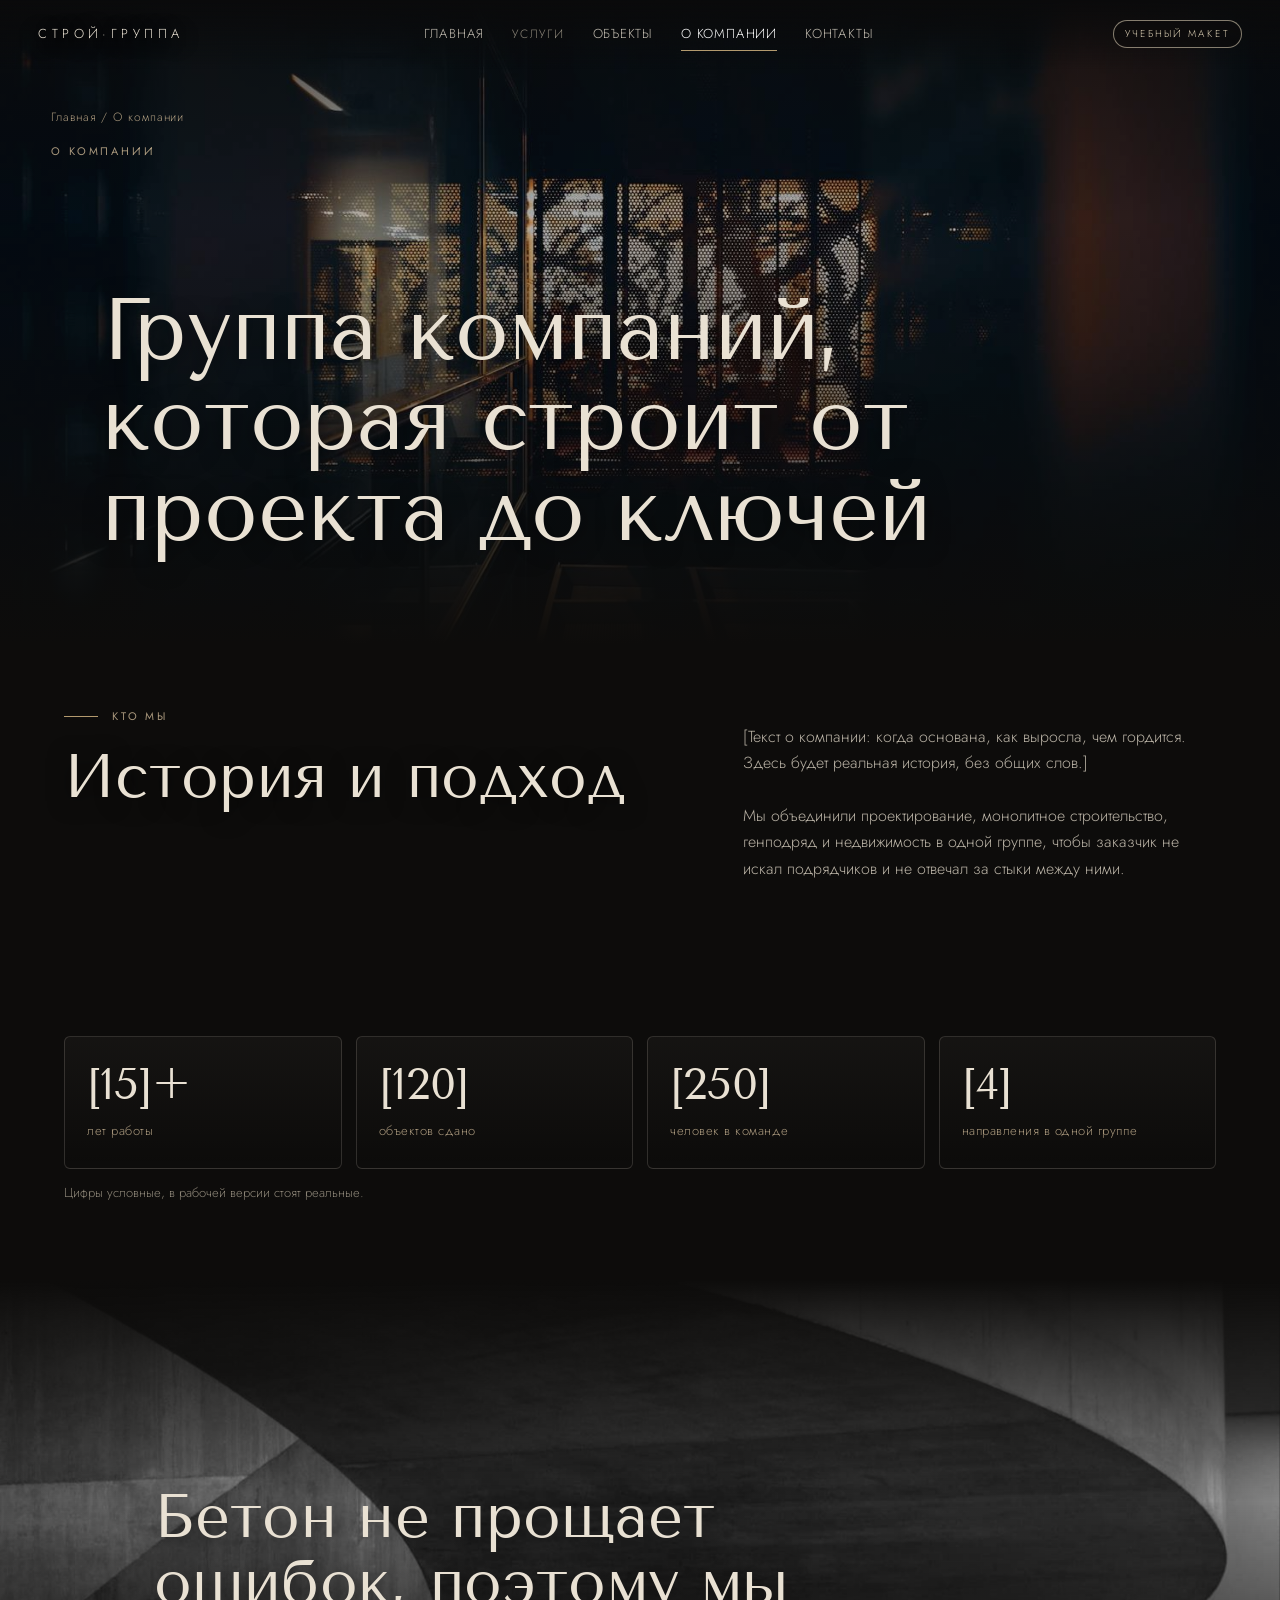
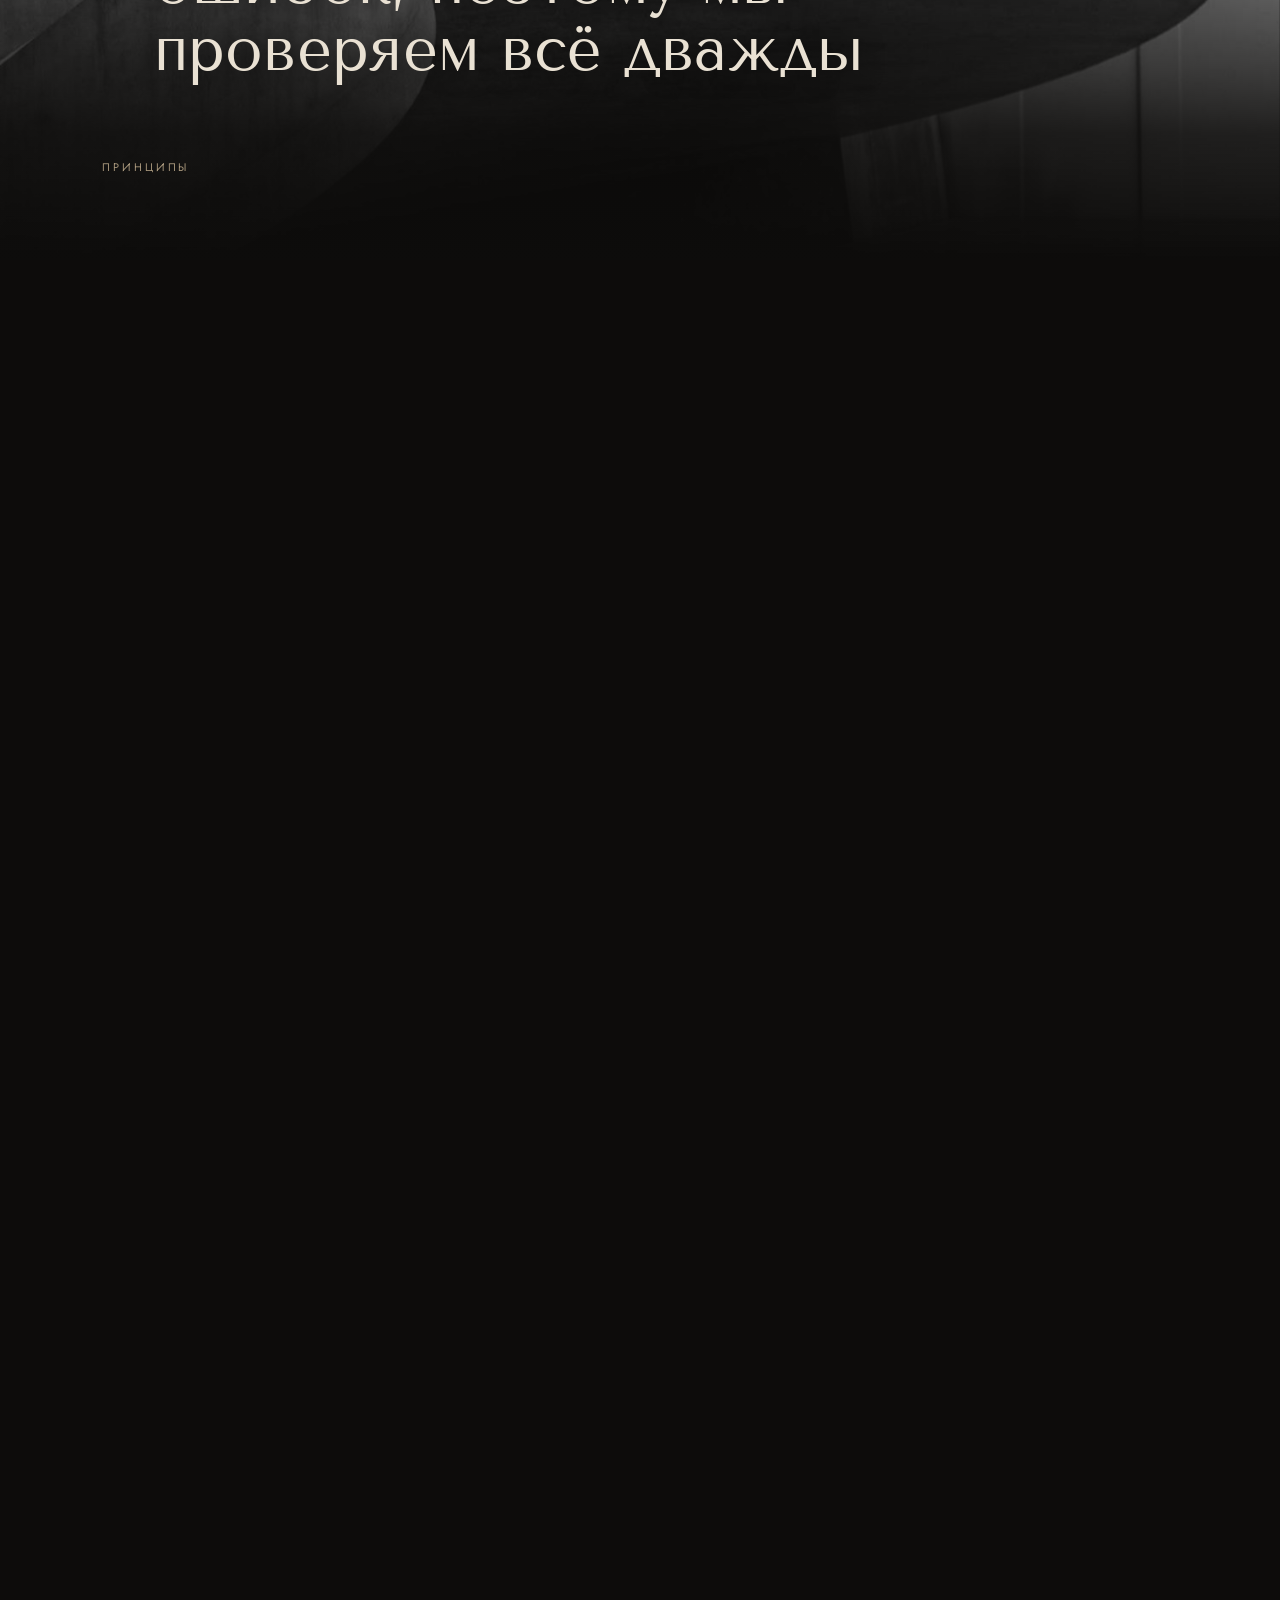
<file: about.html>
<!doctype html>
<html lang="ru"><head><meta charset="utf-8"><meta name="viewport" content="width=device-width,initial-scale=1">
<title>О компании: Строй-группа (макет)</title><link rel="icon" href="data:,"><meta name="description" content="Группа строительных компаний: монолитное строительство, проектирование, генподряд и недвижимость. Учебный макет.">
<link rel="preload" href="fonts-TenorSans-400-cyrillic.woff2" as="font" type="font/woff2" crossorigin><link rel="preload" href="fonts-Jost-cyrillic.woff2" as="font" type="font/woff2" crossorigin><link rel="stylesheet" href="fonts.css?v=1">
<link rel="stylesheet" href="styles.css?v=17"><link rel="stylesheet" href="quiet.css?v=17"><link rel="stylesheet" href="blend.css?v=21"><link rel="stylesheet" href="perf.css?v=23"><link rel="stylesheet" href="menu.css?v=24"><link rel="stylesheet" href="big.css?v=3"><noscript><style>h1,h2{visibility:visible}.hero2 .heroText p,.fu{opacity:1!important;transform:none!important}</style></noscript></head><body>
<header><a class="logo" href="index.html">Строй·Группа</a>
<nav class="main"><a href="index.html">Главная</a><div class="dd"><a href="usluga-monolit.html">Услуги</a><div class="ddm"><a href="usluga-monolit.html">Монолитное строительство</a><a href="usluga-proektirovanie.html">Проектирование</a><a href="usluga-generalnyj-podryad.html">Генподряд под ключ</a><a href="usluga-tehnadzor.html">Технический надзор</a><a href="usluga-nedvizhimost.html">Недвижимость</a></div></div><a href="portfolio.html">Объекты</a><a href="about.html" class="on">О компании</a><a href="contacts.html">Контакты</a></nav>
<span class="mock">учебный макет</span><button class="burger" type="button" aria-label="Меню" onclick="document.body.classList.toggle('mo')"><span></span><span></span></button></header>
<nav class="mmenu"><a href="index.html">Главная</a><div class="gh">Услуги</div><a class="sm" href="usluga-monolit.html">Монолитное строительство</a><a class="sm" href="usluga-proektirovanie.html">Проектирование</a><a class="sm" href="usluga-generalnyj-podryad.html">Генподряд под ключ</a><a class="sm" href="usluga-tehnadzor.html">Технический надзор</a><a class="sm" href="usluga-nedvizhimost.html">Недвижимость</a><a href="portfolio.html">Объекты</a><a href="about.html" class="on">О компании</a><a href="contacts.html">Контакты</a><a class="cta2" href="contacts.html#form">Оставить заявку</a></nav>
<div class="pagehero"><img src="img-q02.jpg" alt=""><div class="in"><div class="crumbs"><a href="index.html">Главная</a> / О компании</div><div class="tagm" style="margin-bottom:16px">О компании</div><h1>Группа компаний, которая строит от проекта до ключей</h1></div></div>
<section class="s"><div class="grid2 w"><div><div class="lab tagm">Кто мы</div><h2>История и подход</h2></div>
 <div><p class="sub" style="max-width:none">[Текст о компании: когда основана, как выросла, чем гордится. Здесь будет реальная история, без общих слов.]</p>
 <p class="sub" style="max-width:none;margin-top:18px">Мы объединили проектирование, монолитное строительство, генподряд и недвижимость в одной группе, чтобы заказчик не искал подрядчиков и не отвечал за стыки между ними.</p></div></div></section>

<section class="s"><div class="stats"><div class="stat"><b>[15]+</b><span>лет работы</span></div><div class="stat"><b>[120]</b><span>объектов сдано</span></div><div class="stat"><b>[250]</b><span>человек в команде</span></div><div class="stat"><b>[4]</b><span>направления в одной группе</span></div></div><p class="note">Цифры условные, в рабочей версии стоят реальные.</p></section>

<div class="band"><img data-px loading="lazy" decoding="async" src="img-p06.jpg" alt="Бетонная конструкция"><div class="in"><div class="tagm" style="margin-bottom:14px">Принципы</div><h2>Бетон не прощает ошибок, поэтому мы проверяем всё дважды</h2></div></div>

<section class="s"><div class="lab tagm">Ценности</div><h2>Как мы работаем</h2><div class="grid3" style="margin-top:34px">
 <div class="feat"><span class="num">01</span><h3>Честная смета</h3><p>Называем цену до начала работ и не «докручиваем» её по ходу.</p></div>
 <div class="feat"><span class="num">02</span><h3>Сроки в договоре</h3><p>Каждая дата в графике закреплена, а не оценена на глаз.</p></div>
 <div class="feat"><span class="num">03</span><h3>Открытый объект</h3><p>Фото, отчёты и доступ на площадку в любое время.</p></div></div></section>

<section class="s team"><div class="lab tagm">Команда</div><h2>Люди, которые отвечают за результат</h2><div class="grid3" style="margin-top:34px">
 <div class="kc"><div class="avatar">ГД</div><b>[Имя Фамилия]</b><p class="note" style="margin-top:8px">Генеральный директор</p></div>
 <div class="kc"><div class="avatar">ГИ</div><b>[Имя Фамилия]</b><p class="note" style="margin-top:8px">Главный инженер</p></div>
 <div class="kc"><div class="avatar">ГА</div><b>[Имя Фамилия]</b><p class="note" style="margin-top:8px">Главный архитектор</p></div>
 <div class="kc"><div class="avatar">РП</div><b>[Имя Фамилия]</b><p class="note" style="margin-top:8px">Руководитель проектов</p></div></div></section>

<section class="s"><div class="grid2"><div><div class="lab tagm">Документы</div><h2>Допуски и реквизиты</h2></div><div class="kvs"><div class="kv"><span>Допуск СРО</span><b style="font-weight:400">[номер и дата]</b></div><div class="kv"><span>Юридическое лицо</span><b style="font-weight:400">[название, ИНН]</b></div><div class="kv"><span>Страхование ответственности</span><b style="font-weight:400">[данные]</b></div></div></div></section>
<section class="s" id="form"><div class="grid2"><div><div class="lab tagm">Заявка</div><h2>Расскажите о задаче, посчитаем стоимость</h2><p class="sub" style="margin-top:20px">Ответим в рабочее время в течение часа. Заявка приходит нам в Telegram и на почту.</p></div><div class="cbox"><form class="lead" novalidate>
 <div class="row2"><input name="name" placeholder="Имя" autocomplete="name"><input name="phone" placeholder="Телефон" type="tel" autocomplete="tel"></div>
 <select name="service"><option value="">Что вас интересует</option><option>Монолитное строительство</option><option>Проектирование</option><option>Генподряд под ключ</option><option>Технический надзор</option><option>Недвижимость</option></select><textarea name="task" rows="3" placeholder="Коротко о задаче: что строим, где, какая площадь"></textarea>
 <input class="hp" name="site" tabindex="-1" autocomplete="off" aria-hidden="true">
 <label class="ck"><input type="checkbox" name="agree"><span>Согласен на обработку персональных данных [ссылка на политику]</span></label>
 <button class="btn" style="justify-self:start;margin-top:6px">Отправить заявку</button><div class="msg" role="status"></div></form></div></div></section><footer><div class="cols">
 <div><b>Строй·Группа</b>Монолитное строительство, проектирование, генподряд, недвижимость.<br><br>Учебный макет DEVELOV. Названия, цены, цифры и данные выдуманы, это пример для показа, а не сайт реальной компании.</div>
 <div><b>Услуги</b><a href="usluga-monolit.html">Монолитное строительство</a><br><a href="usluga-proektirovanie.html">Проектирование</a><br><a href="usluga-generalnyj-podryad.html">Генподряд под ключ</a><br><a href="usluga-tehnadzor.html">Технический надзор</a><br><a href="usluga-nedvizhimost.html">Недвижимость</a></div>
 <div><b>Компания</b><a href="portfolio.html">Объекты</a><br><a href="about.html">О компании</a><br><a href="contacts.html">Контакты</a><br><a href="admin.html">Админка (демо)</a></div>
 <div><b>Контакты</b>[телефон]<br>[почта]<br>[адрес офиса]<br><br>Фото: Unsplash (авторы указаны в данных макета).<br>3D-анимация: DEVELOV.</div>
</div></footer>
<nav id="bar2"><a href="contacts.html#form">Заявка</a><a href="tel:+70000000000">Позвонить</a><a href="#">Telegram</a></nav>
<script>window.TYPES={"mono": "Монолит", "proj": "Проектирование", "gen": "Генподряд", "real": "Недвижимость"};window.LEAD_ENDPOINT="";</script>
<script src="data.js?v=1"></script><script src="big.js?v=1"></script><script src="reveal.js?v=17"></script></body></html>
</file>
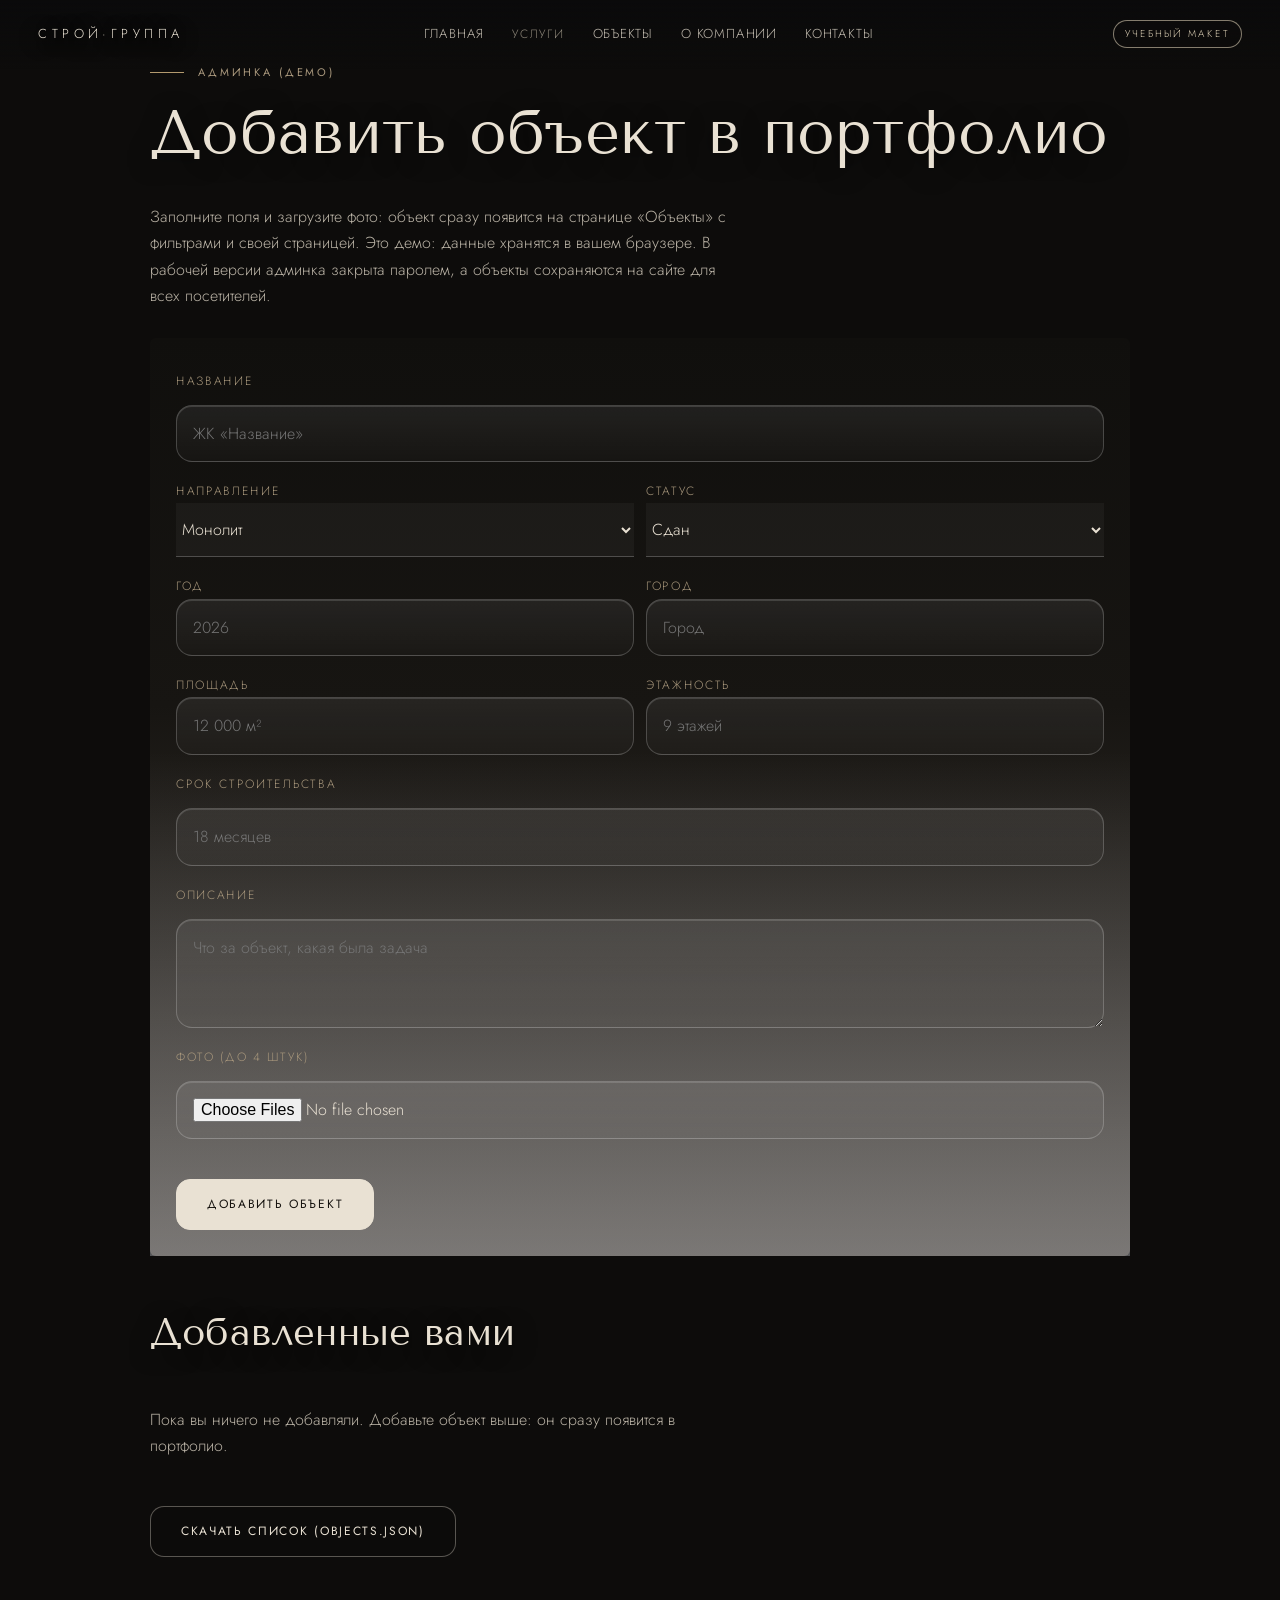
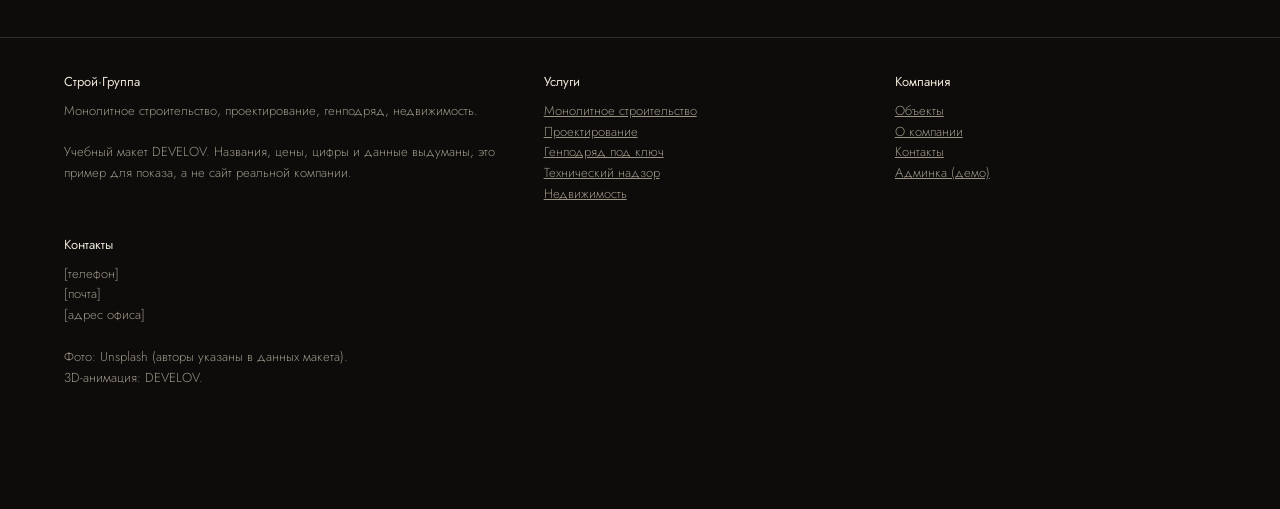
<file: admin.html>
<!doctype html>
<html lang="ru"><head><meta charset="utf-8"><meta name="viewport" content="width=device-width,initial-scale=1">
<title>Админка: Строй-группа (макет)</title><link rel="icon" href="data:,"><meta name="description" content="Группа строительных компаний: монолитное строительство, проектирование, генподряд и недвижимость. Учебный макет.">
<link rel="preload" href="fonts-TenorSans-400-cyrillic.woff2" as="font" type="font/woff2" crossorigin><link rel="preload" href="fonts-Jost-cyrillic.woff2" as="font" type="font/woff2" crossorigin><link rel="stylesheet" href="fonts.css?v=1">
<link rel="stylesheet" href="styles.css?v=17"><link rel="stylesheet" href="quiet.css?v=17"><link rel="stylesheet" href="blend.css?v=21"><link rel="stylesheet" href="perf.css?v=23"><link rel="stylesheet" href="menu.css?v=24"><link rel="stylesheet" href="big.css?v=3"><noscript><style>h1,h2{visibility:visible}.hero2 .heroText p,.fu{opacity:1!important;transform:none!important}</style></noscript></head><body>
<header><a class="logo" href="index.html">Строй·Группа</a>
<nav class="main"><a href="index.html">Главная</a><div class="dd"><a href="usluga-monolit.html">Услуги</a><div class="ddm"><a href="usluga-monolit.html">Монолитное строительство</a><a href="usluga-proektirovanie.html">Проектирование</a><a href="usluga-generalnyj-podryad.html">Генподряд под ключ</a><a href="usluga-tehnadzor.html">Технический надзор</a><a href="usluga-nedvizhimost.html">Недвижимость</a></div></div><a href="portfolio.html">Объекты</a><a href="about.html">О компании</a><a href="contacts.html">Контакты</a></nav>
<span class="mock">учебный макет</span><button class="burger" type="button" aria-label="Меню" onclick="document.body.classList.toggle('mo')"><span></span><span></span></button></header>
<nav class="mmenu"><a href="index.html">Главная</a><div class="gh">Услуги</div><a class="sm" href="usluga-monolit.html">Монолитное строительство</a><a class="sm" href="usluga-proektirovanie.html">Проектирование</a><a class="sm" href="usluga-generalnyj-podryad.html">Генподряд под ключ</a><a class="sm" href="usluga-tehnadzor.html">Технический надзор</a><a class="sm" href="usluga-nedvizhimost.html">Недвижимость</a><a href="portfolio.html">Объекты</a><a href="about.html">О компании</a><a href="contacts.html">Контакты</a><a class="cta2" href="contacts.html#form">Оставить заявку</a></nav>

<section class="s"><div class="adm"><div class="lab tagm">Админка (демо)</div><h2>Добавить объект в портфолио</h2>
 <p class="sub" style="margin:18px 0 28px">Заполните поля и загрузите фото: объект сразу появится на странице «Объекты» с фильтрами и своей страницей. Это демо: данные хранятся в вашем браузере. В рабочей версии админка закрыта паролем, а объекты сохраняются на сайте для всех посетителей.</p>
 <div class="glass"><form id="admform" class="lead">
  <label>Название</label><input name="title" placeholder="ЖК «Название»">
  <div class="row2"><div><label>Направление</label><select name="type"><option value="mono">Монолит</option><option value="proj">Проектирование</option><option value="gen">Генподряд</option><option value="real">Недвижимость</option></select></div><div><label>Статус</label><select name="status"><option>Сдан</option><option>Строится</option></select></div></div>
  <div class="row2"><div><label>Год</label><input name="year" placeholder="2026"></div><div><label>Город</label><input name="city" placeholder="Город"></div></div>
  <div class="row2"><div><label>Площадь</label><input name="area" placeholder="12 000 м²"></div><div><label>Этажность</label><input name="floors" placeholder="9 этажей"></div></div>
  <label>Срок строительства</label><input name="term" placeholder="18 месяцев">
  <label>Описание</label><textarea name="desc" rows="3" placeholder="Что за объект, какая была задача"></textarea>
  <label>Фото (до 4 штук)</label><input type="file" id="admfile" accept="image/*" multiple><div class="pv" id="pv"></div>
  <button class="btn" style="justify-self:start;margin-top:8px">Добавить объект</button><div class="msg" id="admmsg"></div></form></div>
 <h2 style="margin-top:56px;font-size:clamp(24px,3vw,38px)">Добавленные вами</h2><div class="admlist list" id="admlist"></div>
 <p style="margin-top:20px"><button class="btn ghost" id="admexport" type="button">Скачать список (objects.json)</button></p></div></section>
<footer><div class="cols">
 <div><b>Строй·Группа</b>Монолитное строительство, проектирование, генподряд, недвижимость.<br><br>Учебный макет DEVELOV. Названия, цены, цифры и данные выдуманы, это пример для показа, а не сайт реальной компании.</div>
 <div><b>Услуги</b><a href="usluga-monolit.html">Монолитное строительство</a><br><a href="usluga-proektirovanie.html">Проектирование</a><br><a href="usluga-generalnyj-podryad.html">Генподряд под ключ</a><br><a href="usluga-tehnadzor.html">Технический надзор</a><br><a href="usluga-nedvizhimost.html">Недвижимость</a></div>
 <div><b>Компания</b><a href="portfolio.html">Объекты</a><br><a href="about.html">О компании</a><br><a href="contacts.html">Контакты</a><br><a href="admin.html">Админка (демо)</a></div>
 <div><b>Контакты</b>[телефон]<br>[почта]<br>[адрес офиса]<br><br>Фото: Unsplash (авторы указаны в данных макета).<br>3D-анимация: DEVELOV.</div>
</div></footer>
<nav id="bar2"><a href="contacts.html#form">Заявка</a><a href="tel:+70000000000">Позвонить</a><a href="#">Telegram</a></nav>
<script>window.TYPES={"mono": "Монолит", "proj": "Проектирование", "gen": "Генподряд", "real": "Недвижимость"};window.LEAD_ENDPOINT="";</script>
<script src="data.js?v=1"></script><script src="big.js?v=1"></script><script src="reveal.js?v=17"></script></body></html>
</file>
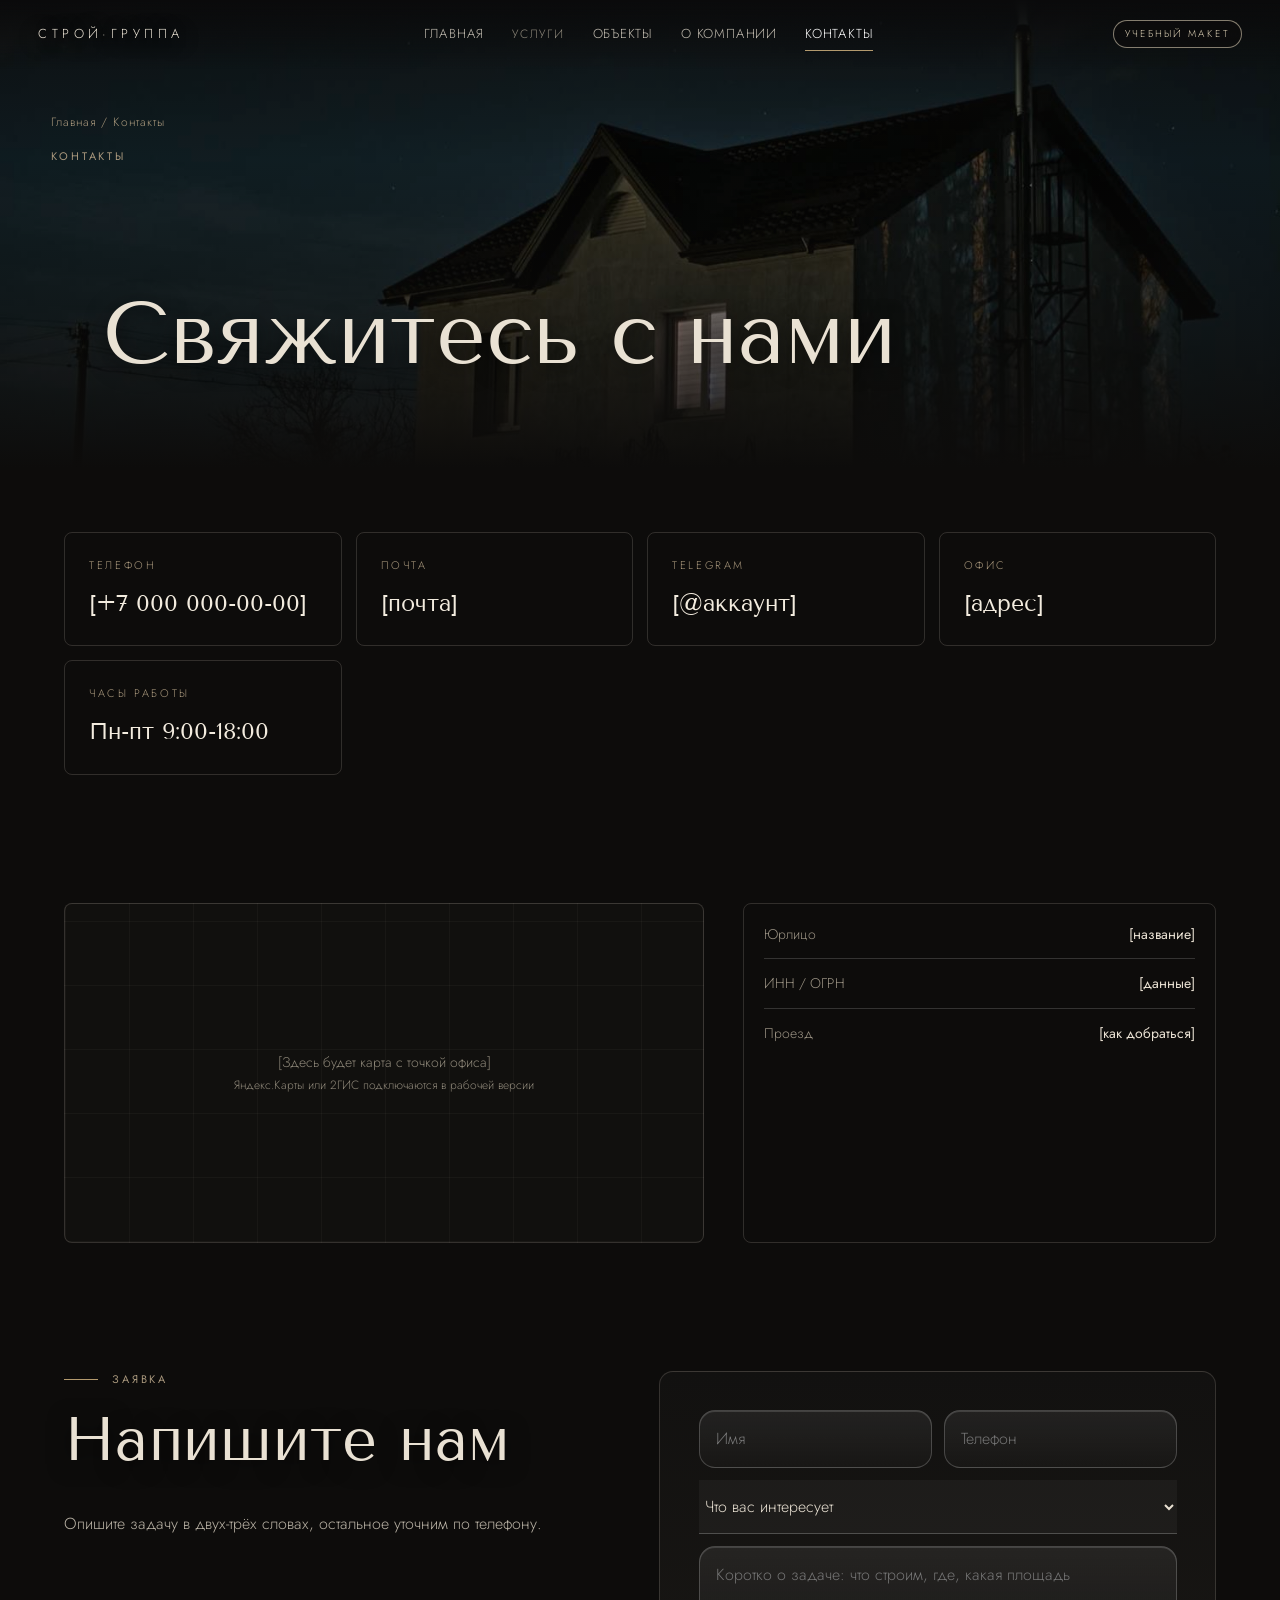
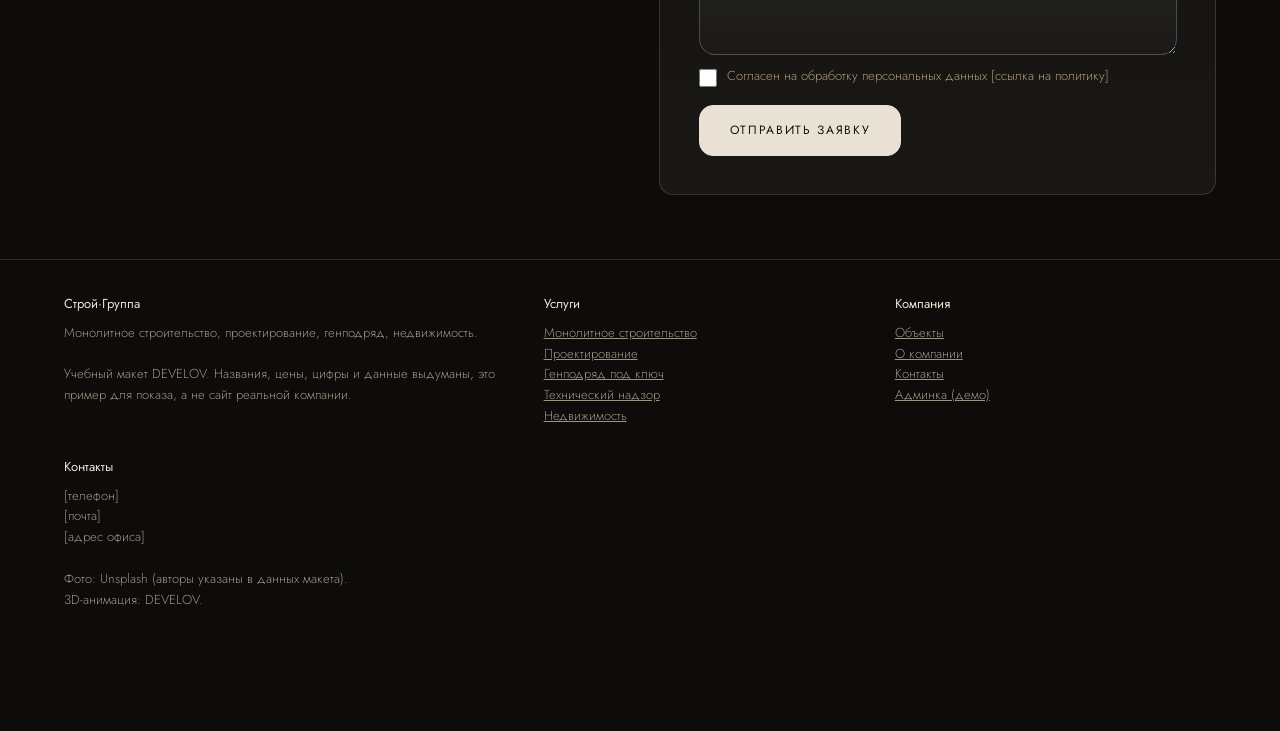
<file: contacts.html>
<!doctype html>
<html lang="ru"><head><meta charset="utf-8"><meta name="viewport" content="width=device-width,initial-scale=1">
<title>Контакты: Строй-группа (макет)</title><link rel="icon" href="data:,"><meta name="description" content="Группа строительных компаний: монолитное строительство, проектирование, генподряд и недвижимость. Учебный макет.">
<link rel="preload" href="fonts-TenorSans-400-cyrillic.woff2" as="font" type="font/woff2" crossorigin><link rel="preload" href="fonts-Jost-cyrillic.woff2" as="font" type="font/woff2" crossorigin><link rel="stylesheet" href="fonts.css?v=1">
<link rel="stylesheet" href="styles.css?v=17"><link rel="stylesheet" href="quiet.css?v=17"><link rel="stylesheet" href="blend.css?v=21"><link rel="stylesheet" href="perf.css?v=23"><link rel="stylesheet" href="menu.css?v=24"><link rel="stylesheet" href="big.css?v=3"><noscript><style>h1,h2{visibility:visible}.hero2 .heroText p,.fu{opacity:1!important;transform:none!important}</style></noscript></head><body>
<header><a class="logo" href="index.html">Строй·Группа</a>
<nav class="main"><a href="index.html">Главная</a><div class="dd"><a href="usluga-monolit.html">Услуги</a><div class="ddm"><a href="usluga-monolit.html">Монолитное строительство</a><a href="usluga-proektirovanie.html">Проектирование</a><a href="usluga-generalnyj-podryad.html">Генподряд под ключ</a><a href="usluga-tehnadzor.html">Технический надзор</a><a href="usluga-nedvizhimost.html">Недвижимость</a></div></div><a href="portfolio.html">Объекты</a><a href="about.html">О компании</a><a href="contacts.html" class="on">Контакты</a></nav>
<span class="mock">учебный макет</span><button class="burger" type="button" aria-label="Меню" onclick="document.body.classList.toggle('mo')"><span></span><span></span></button></header>
<nav class="mmenu"><a href="index.html">Главная</a><div class="gh">Услуги</div><a class="sm" href="usluga-monolit.html">Монолитное строительство</a><a class="sm" href="usluga-proektirovanie.html">Проектирование</a><a class="sm" href="usluga-generalnyj-podryad.html">Генподряд под ключ</a><a class="sm" href="usluga-tehnadzor.html">Технический надзор</a><a class="sm" href="usluga-nedvizhimost.html">Недвижимость</a><a href="portfolio.html">Объекты</a><a href="about.html">О компании</a><a href="contacts.html" class="on">Контакты</a><a class="cta2" href="contacts.html#form">Оставить заявку</a></nav>
<div class="pagehero"><img src="img-p02.jpg" alt=""><div class="in"><div class="crumbs"><a href="index.html">Главная</a> / Контакты</div><div class="tagm" style="margin-bottom:16px">Контакты</div><h1>Свяжитесь с нами</h1></div></div>
<section class="s"><div class="grid3"><div class="kc"><small>Телефон</small><b>[+7 000 000-00-00]</b></div><div class="kc"><small>Почта</small><b>[почта]</b></div><div class="kc"><small>Telegram</small><b>[@аккаунт]</b></div><div class="kc"><small>Офис</small><b>[адрес]</b></div><div class="kc"><small>Часы работы</small><b>Пн-пт 9:00-18:00</b></div></div></section>
<section class="s"><div class="grid2 w"><div class="map"><div>[Здесь будет карта с точкой офиса]<br><span style="font-size:12px">Яндекс.Карты или 2ГИС подключаются в рабочей версии</span></div></div>
 <div class="kvs"><div class="kv"><span>Юрлицо</span><b style="font-weight:400">[название]</b></div><div class="kv"><span>ИНН / ОГРН</span><b style="font-weight:400">[данные]</b></div><div class="kv"><span>Проезд</span><b style="font-weight:400">[как добраться]</b></div></div></div></section>
<section class="s" id="form"><div class="grid2"><div><div class="lab tagm">Заявка</div><h2>Напишите нам</h2><p class="sub" style="margin-top:20px">Опишите задачу в двух-трёх словах, остальное уточним по телефону.</p></div><div class="cbox"><form class="lead" novalidate>
 <div class="row2"><input name="name" placeholder="Имя" autocomplete="name"><input name="phone" placeholder="Телефон" type="tel" autocomplete="tel"></div>
 <select name="service"><option value="">Что вас интересует</option><option>Монолитное строительство</option><option>Проектирование</option><option>Генподряд под ключ</option><option>Технический надзор</option><option>Недвижимость</option></select><textarea name="task" rows="3" placeholder="Коротко о задаче: что строим, где, какая площадь"></textarea>
 <input class="hp" name="site" tabindex="-1" autocomplete="off" aria-hidden="true">
 <label class="ck"><input type="checkbox" name="agree"><span>Согласен на обработку персональных данных [ссылка на политику]</span></label>
 <button class="btn" style="justify-self:start;margin-top:6px">Отправить заявку</button><div class="msg" role="status"></div></form></div></div></section><footer><div class="cols">
 <div><b>Строй·Группа</b>Монолитное строительство, проектирование, генподряд, недвижимость.<br><br>Учебный макет DEVELOV. Названия, цены, цифры и данные выдуманы, это пример для показа, а не сайт реальной компании.</div>
 <div><b>Услуги</b><a href="usluga-monolit.html">Монолитное строительство</a><br><a href="usluga-proektirovanie.html">Проектирование</a><br><a href="usluga-generalnyj-podryad.html">Генподряд под ключ</a><br><a href="usluga-tehnadzor.html">Технический надзор</a><br><a href="usluga-nedvizhimost.html">Недвижимость</a></div>
 <div><b>Компания</b><a href="portfolio.html">Объекты</a><br><a href="about.html">О компании</a><br><a href="contacts.html">Контакты</a><br><a href="admin.html">Админка (демо)</a></div>
 <div><b>Контакты</b>[телефон]<br>[почта]<br>[адрес офиса]<br><br>Фото: Unsplash (авторы указаны в данных макета).<br>3D-анимация: DEVELOV.</div>
</div></footer>
<nav id="bar2"><a href="contacts.html#form">Заявка</a><a href="tel:+70000000000">Позвонить</a><a href="#">Telegram</a></nav>
<script>window.TYPES={"mono": "Монолит", "proj": "Проектирование", "gen": "Генподряд", "real": "Недвижимость"};window.LEAD_ENDPOINT="";</script>
<script src="data.js?v=1"></script><script src="big.js?v=1"></script><script src="reveal.js?v=17"></script></body></html>
</file>
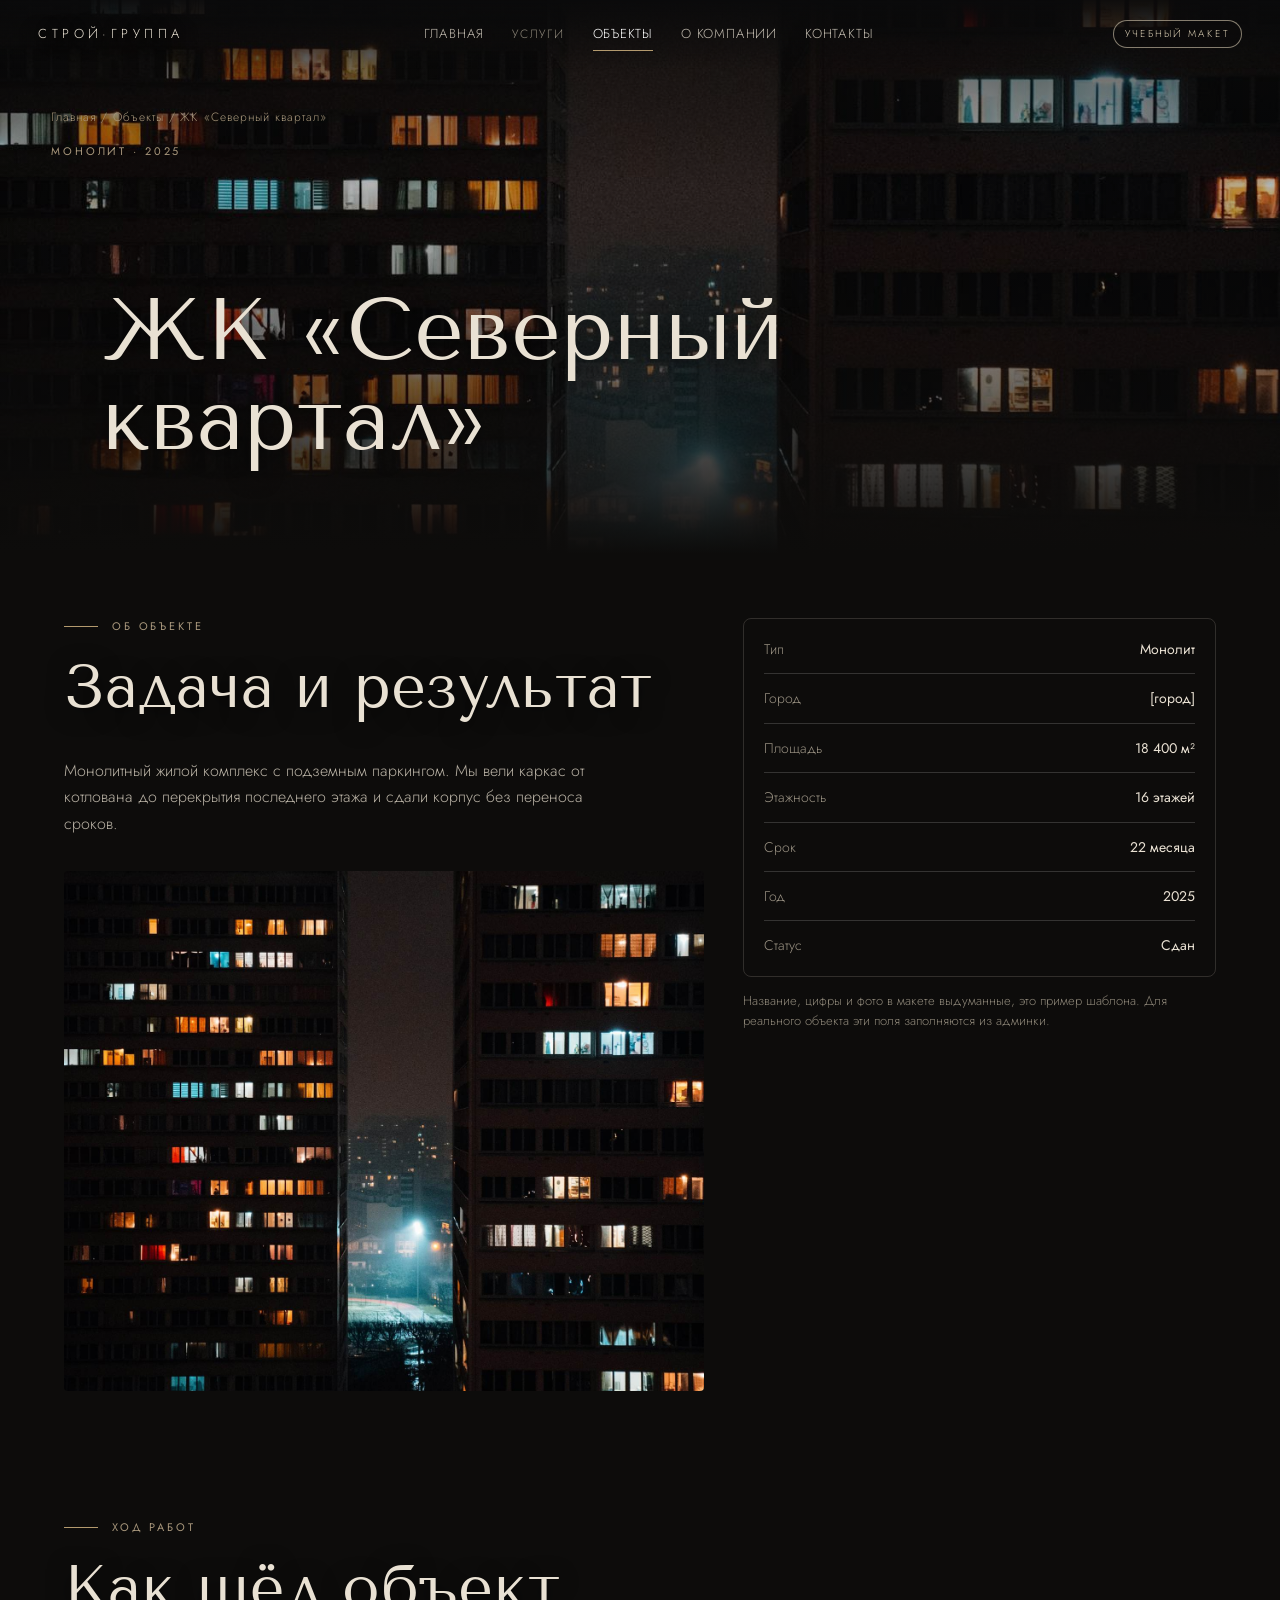
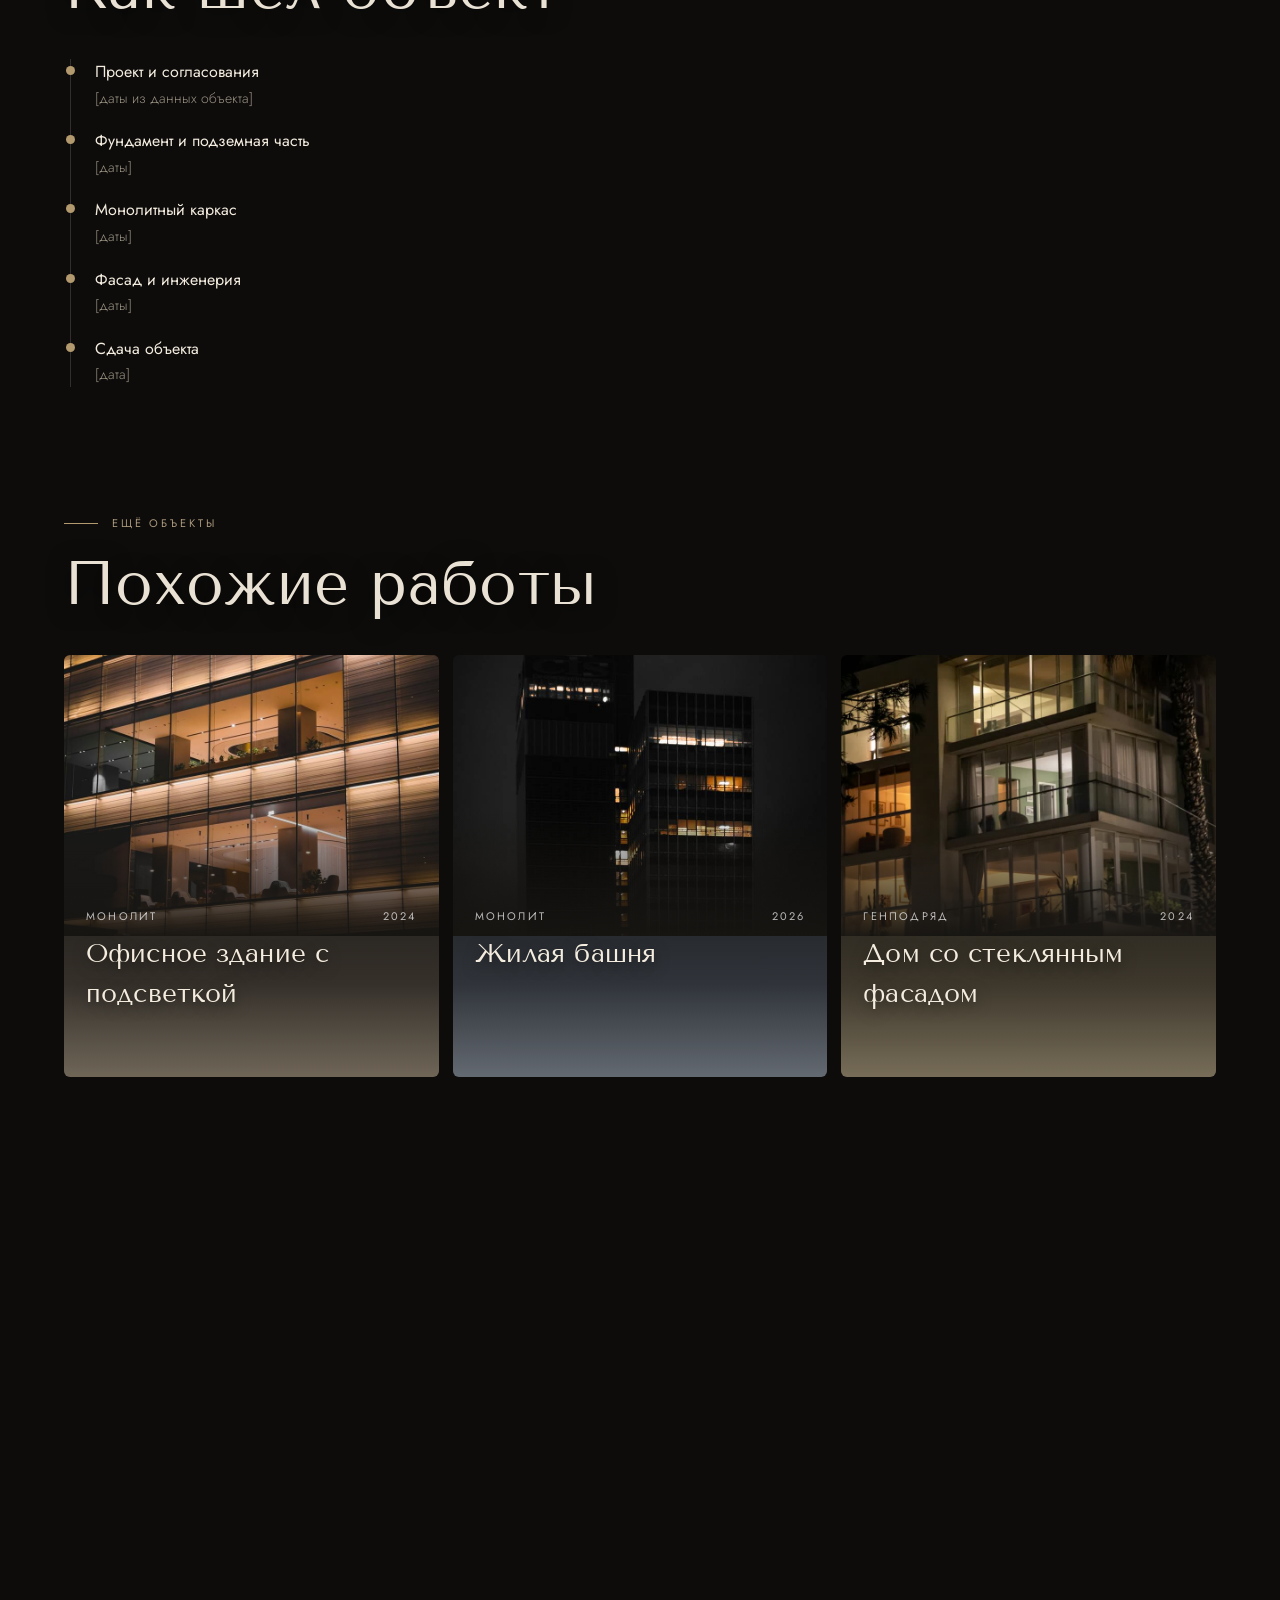
<file: object.html>
<!doctype html>
<html lang="ru"><head><meta charset="utf-8"><meta name="viewport" content="width=device-width,initial-scale=1">
<title>Объект: Строй-группа (макет)</title><link rel="icon" href="data:,"><meta name="description" content="Группа строительных компаний: монолитное строительство, проектирование, генподряд и недвижимость. Учебный макет.">
<link rel="preload" href="fonts-TenorSans-400-cyrillic.woff2" as="font" type="font/woff2" crossorigin><link rel="preload" href="fonts-Jost-cyrillic.woff2" as="font" type="font/woff2" crossorigin><link rel="stylesheet" href="fonts.css?v=1">
<link rel="stylesheet" href="styles.css?v=17"><link rel="stylesheet" href="quiet.css?v=17"><link rel="stylesheet" href="blend.css?v=21"><link rel="stylesheet" href="perf.css?v=23"><link rel="stylesheet" href="menu.css?v=24"><link rel="stylesheet" href="big.css?v=3"><noscript><style>h1,h2{visibility:visible}.hero2 .heroText p,.fu{opacity:1!important;transform:none!important}</style></noscript></head><body>
<header><a class="logo" href="index.html">Строй·Группа</a>
<nav class="main"><a href="index.html">Главная</a><div class="dd"><a href="usluga-monolit.html">Услуги</a><div class="ddm"><a href="usluga-monolit.html">Монолитное строительство</a><a href="usluga-proektirovanie.html">Проектирование</a><a href="usluga-generalnyj-podryad.html">Генподряд под ключ</a><a href="usluga-tehnadzor.html">Технический надзор</a><a href="usluga-nedvizhimost.html">Недвижимость</a></div></div><a href="portfolio.html" class="on">Объекты</a><a href="about.html">О компании</a><a href="contacts.html">Контакты</a></nav>
<span class="mock">учебный макет</span><button class="burger" type="button" aria-label="Меню" onclick="document.body.classList.toggle('mo')"><span></span><span></span></button></header>
<nav class="mmenu"><a href="index.html">Главная</a><div class="gh">Услуги</div><a class="sm" href="usluga-monolit.html">Монолитное строительство</a><a class="sm" href="usluga-proektirovanie.html">Проектирование</a><a class="sm" href="usluga-generalnyj-podryad.html">Генподряд под ключ</a><a class="sm" href="usluga-tehnadzor.html">Технический надзор</a><a class="sm" href="usluga-nedvizhimost.html">Недвижимость</a><a href="portfolio.html" class="on">Объекты</a><a href="about.html">О компании</a><a href="contacts.html">Контакты</a><a class="cta2" href="contacts.html#form">Оставить заявку</a></nav>
<div id="objpage"></div><section class="s" id="form"><div class="grid2"><div><div class="lab tagm">Заявка</div><h2>Нужен такой же результат?</h2><p class="sub" style="margin-top:20px">Расскажите о задаче: посчитаем стоимость и сроки.</p></div><div class="cbox"><form class="lead" novalidate>
 <div class="row2"><input name="name" placeholder="Имя" autocomplete="name"><input name="phone" placeholder="Телефон" type="tel" autocomplete="tel"></div>
 <select name="service"><option value="">Что вас интересует</option><option>Монолитное строительство</option><option>Проектирование</option><option>Генподряд под ключ</option><option>Технический надзор</option><option>Недвижимость</option></select><textarea name="task" rows="3" placeholder="Коротко о задаче: что строим, где, какая площадь"></textarea>
 <input class="hp" name="site" tabindex="-1" autocomplete="off" aria-hidden="true">
 <label class="ck"><input type="checkbox" name="agree"><span>Согласен на обработку персональных данных [ссылка на политику]</span></label>
 <button class="btn" style="justify-self:start;margin-top:6px">Отправить заявку</button><div class="msg" role="status"></div></form></div></div></section><footer><div class="cols">
 <div><b>Строй·Группа</b>Монолитное строительство, проектирование, генподряд, недвижимость.<br><br>Учебный макет DEVELOV. Названия, цены, цифры и данные выдуманы, это пример для показа, а не сайт реальной компании.</div>
 <div><b>Услуги</b><a href="usluga-monolit.html">Монолитное строительство</a><br><a href="usluga-proektirovanie.html">Проектирование</a><br><a href="usluga-generalnyj-podryad.html">Генподряд под ключ</a><br><a href="usluga-tehnadzor.html">Технический надзор</a><br><a href="usluga-nedvizhimost.html">Недвижимость</a></div>
 <div><b>Компания</b><a href="portfolio.html">Объекты</a><br><a href="about.html">О компании</a><br><a href="contacts.html">Контакты</a><br><a href="admin.html">Админка (демо)</a></div>
 <div><b>Контакты</b>[телефон]<br>[почта]<br>[адрес офиса]<br><br>Фото: Unsplash (авторы указаны в данных макета).<br>3D-анимация: DEVELOV.</div>
</div></footer>
<nav id="bar2"><a href="contacts.html#form">Заявка</a><a href="tel:+70000000000">Позвонить</a><a href="#">Telegram</a></nav>
<script>window.TYPES={"mono": "Монолит", "proj": "Проектирование", "gen": "Генподряд", "real": "Недвижимость"};window.LEAD_ENDPOINT="";</script>
<script src="data.js?v=1"></script><script src="big.js?v=1"></script><script src="reveal.js?v=17"></script></body></html>
</file>
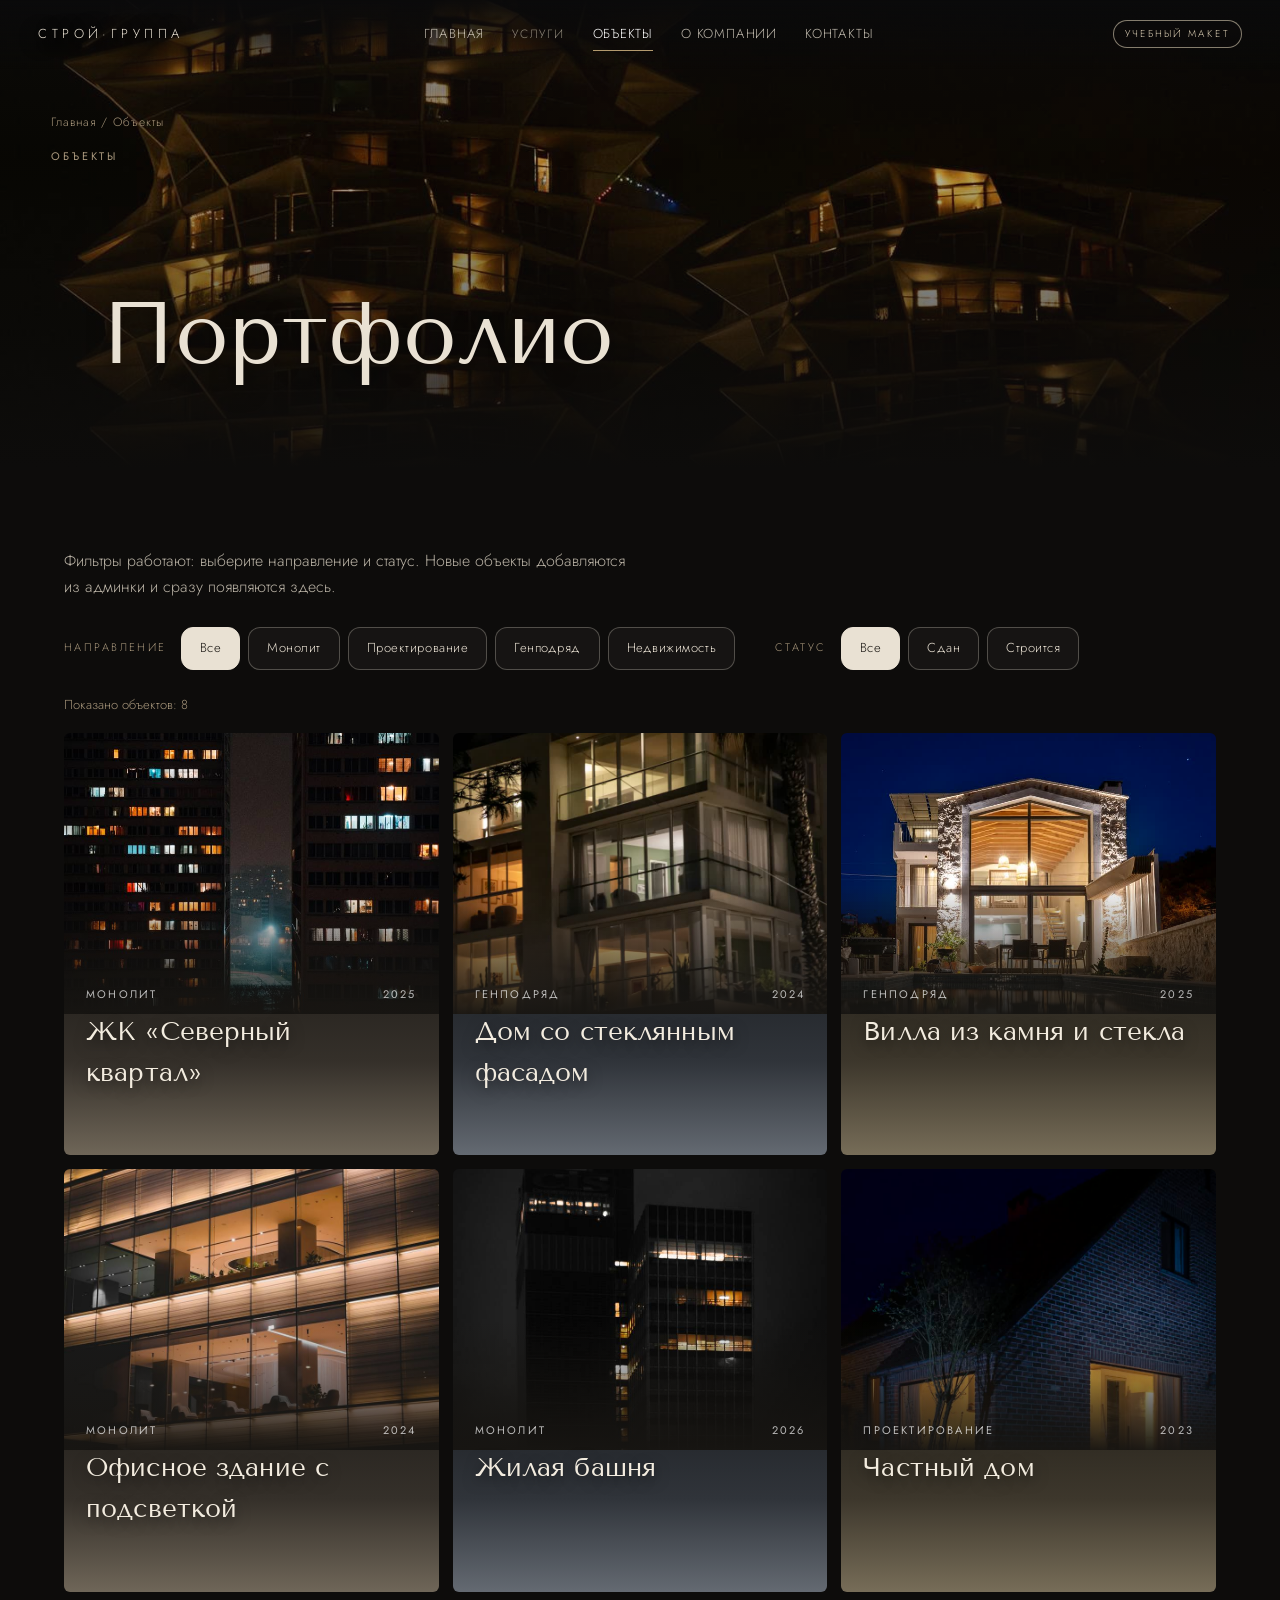
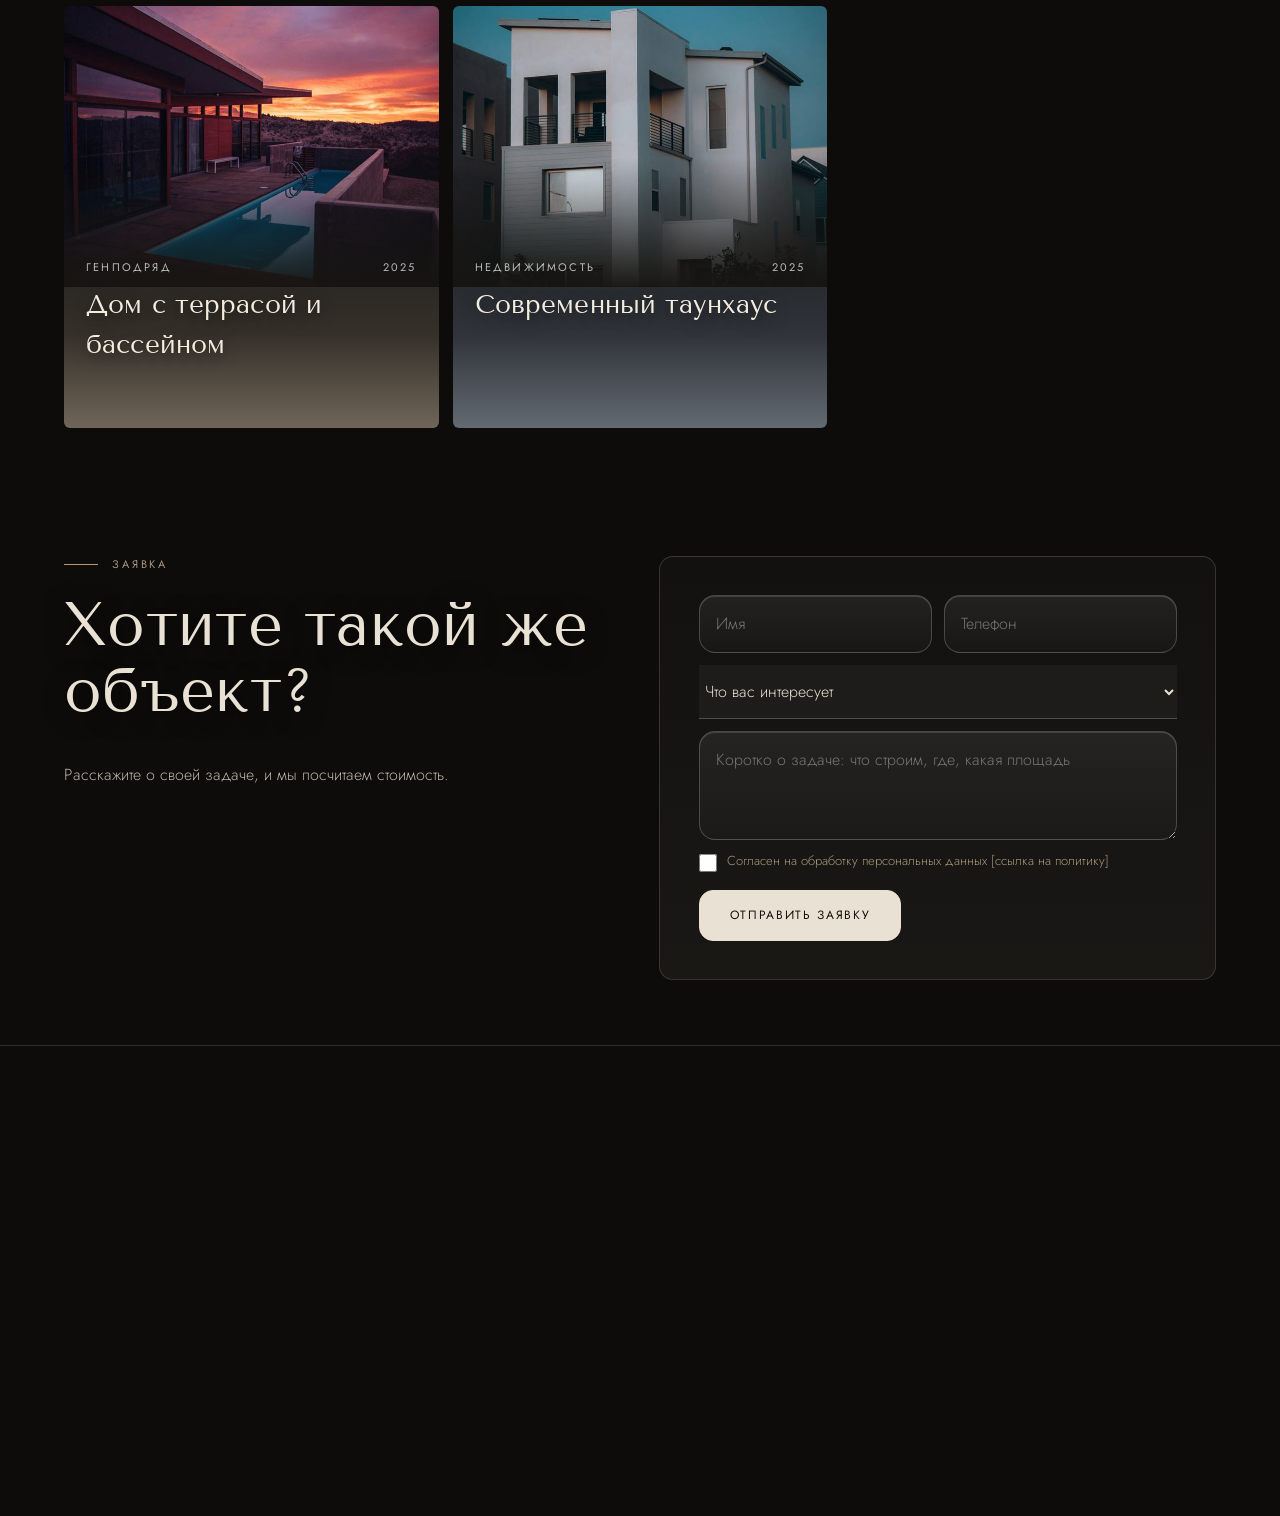
<file: portfolio.html>
<!doctype html>
<html lang="ru"><head><meta charset="utf-8"><meta name="viewport" content="width=device-width,initial-scale=1">
<title>Объекты: Строй-группа (макет)</title><link rel="icon" href="data:,"><meta name="description" content="Группа строительных компаний: монолитное строительство, проектирование, генподряд и недвижимость. Учебный макет.">
<link rel="preload" href="fonts-TenorSans-400-cyrillic.woff2" as="font" type="font/woff2" crossorigin><link rel="preload" href="fonts-Jost-cyrillic.woff2" as="font" type="font/woff2" crossorigin><link rel="stylesheet" href="fonts.css?v=1">
<link rel="stylesheet" href="styles.css?v=17"><link rel="stylesheet" href="quiet.css?v=17"><link rel="stylesheet" href="blend.css?v=21"><link rel="stylesheet" href="perf.css?v=23"><link rel="stylesheet" href="menu.css?v=24"><link rel="stylesheet" href="big.css?v=3"><noscript><style>h1,h2{visibility:visible}.hero2 .heroText p,.fu{opacity:1!important;transform:none!important}</style></noscript></head><body>
<header><a class="logo" href="index.html">Строй·Группа</a>
<nav class="main"><a href="index.html">Главная</a><div class="dd"><a href="usluga-monolit.html">Услуги</a><div class="ddm"><a href="usluga-monolit.html">Монолитное строительство</a><a href="usluga-proektirovanie.html">Проектирование</a><a href="usluga-generalnyj-podryad.html">Генподряд под ключ</a><a href="usluga-tehnadzor.html">Технический надзор</a><a href="usluga-nedvizhimost.html">Недвижимость</a></div></div><a href="portfolio.html" class="on">Объекты</a><a href="about.html">О компании</a><a href="contacts.html">Контакты</a></nav>
<span class="mock">учебный макет</span><button class="burger" type="button" aria-label="Меню" onclick="document.body.classList.toggle('mo')"><span></span><span></span></button></header>
<nav class="mmenu"><a href="index.html">Главная</a><div class="gh">Услуги</div><a class="sm" href="usluga-monolit.html">Монолитное строительство</a><a class="sm" href="usluga-proektirovanie.html">Проектирование</a><a class="sm" href="usluga-generalnyj-podryad.html">Генподряд под ключ</a><a class="sm" href="usluga-tehnadzor.html">Технический надзор</a><a class="sm" href="usluga-nedvizhimost.html">Недвижимость</a><a href="portfolio.html" class="on">Объекты</a><a href="about.html">О компании</a><a href="contacts.html">Контакты</a><a class="cta2" href="contacts.html#form">Оставить заявку</a></nav>
<div class="pagehero"><img src="img-p01.jpg" alt=""><div class="in"><div class="crumbs"><a href="index.html">Главная</a> / Объекты</div><div class="tagm" style="margin-bottom:16px">Объекты</div><h1>Портфолио</h1></div></div>
<section class="s"><p class="sub" style="margin-bottom:26px">Фильтры работают: выберите направление и статус. Новые объекты добавляются из админки и сразу появляются здесь.</p>
 <div class="fchips"><div class="g" id="ftype"><span>Направление</span><button class="chipb on" data-f="all">Все</button><button data-f="mono">Монолит</button><button data-f="proj">Проектирование</button><button data-f="gen">Генподряд</button><button data-f="real">Недвижимость</button></div>
 <div class="g" id="fstat"><span>Статус</span><button class="on" data-f="all">Все</button><button data-f="Сдан">Сдан</button><button data-f="Строится">Строится</button></div></div>
 <p class="cnt" id="cnt"></p><div class="cards" id="grid"><a class="card" href="object.html?id=zhk-severny" data-c="mono" data-s="Сдан"><div class="ph"><img loading="lazy" decoding="async" src="img-s-q09.jpg" alt="ЖК «Северный квартал»"></div><div class="in"><div class="meta"><span>Монолит</span><span>2025</span></div><h3>ЖК «Северный квартал»</h3></div></a><a class="card" href="object.html?id=dom-steklo" data-c="gen" data-s="Сдан"><div class="ph"><img loading="lazy" decoding="async" src="img-s-p03.jpg" alt="Дом со стеклянным фасадом"></div><div class="in"><div class="meta"><span>Генподряд</span><span>2024</span></div><h3>Дом со стеклянным фасадом</h3></div></a><a class="card" href="object.html?id=villa-kamen" data-c="gen" data-s="Сдан"><div class="ph"><img loading="lazy" decoding="async" src="img-s-p04.jpg" alt="Вилла из камня и стекла"></div><div class="in"><div class="meta"><span>Генподряд</span><span>2025</span></div><h3>Вилла из камня и стекла</h3></div></a><a class="card" href="object.html?id=office-light" data-c="mono" data-s="Сдан"><div class="ph"><img loading="lazy" decoding="async" src="img-s-q13.jpg" alt="Офисное здание с подсветкой"></div><div class="in"><div class="meta"><span>Монолит</span><span>2024</span></div><h3>Офисное здание с подсветкой</h3></div></a><a class="card" href="object.html?id=bashnya" data-c="mono" data-s="Строится"><div class="ph"><img loading="lazy" decoding="async" src="img-s-q07.jpg" alt="Жилая башня"></div><div class="in"><div class="meta"><span>Монолит</span><span>2026</span></div><h3>Жилая башня</h3></div></a><a class="card" href="object.html?id=chastny-dom" data-c="proj" data-s="Сдан"><div class="ph"><img loading="lazy" decoding="async" src="img-s-p08.jpg" alt="Частный дом"></div><div class="in"><div class="meta"><span>Проектирование</span><span>2023</span></div><h3>Частный дом</h3></div></a><a class="card" href="object.html?id=dom-terrasa" data-c="gen" data-s="Сдан"><div class="ph"><img loading="lazy" decoding="async" src="img-s-q06.jpg" alt="Дом с террасой и бассейном"></div><div class="in"><div class="meta"><span>Генподряд</span><span>2025</span></div><h3>Дом с террасой и бассейном</h3></div></a><a class="card" href="object.html?id=taunhaus" data-c="real" data-s="Сдан"><div class="ph"><img loading="lazy" decoding="async" src="img-s-q17.jpg" alt="Современный таунхаус"></div><div class="in"><div class="meta"><span>Недвижимость</span><span>2025</span></div><h3>Современный таунхаус</h3></div></a></div><p class="empty" id="emp">По этим фильтрам объектов нет.</p></section>
<section class="s" id="form"><div class="grid2"><div><div class="lab tagm">Заявка</div><h2>Хотите такой же объект?</h2><p class="sub" style="margin-top:20px">Расскажите о своей задаче, и мы посчитаем стоимость.</p></div><div class="cbox"><form class="lead" novalidate>
 <div class="row2"><input name="name" placeholder="Имя" autocomplete="name"><input name="phone" placeholder="Телефон" type="tel" autocomplete="tel"></div>
 <select name="service"><option value="">Что вас интересует</option><option>Монолитное строительство</option><option>Проектирование</option><option>Генподряд под ключ</option><option>Технический надзор</option><option>Недвижимость</option></select><textarea name="task" rows="3" placeholder="Коротко о задаче: что строим, где, какая площадь"></textarea>
 <input class="hp" name="site" tabindex="-1" autocomplete="off" aria-hidden="true">
 <label class="ck"><input type="checkbox" name="agree"><span>Согласен на обработку персональных данных [ссылка на политику]</span></label>
 <button class="btn" style="justify-self:start;margin-top:6px">Отправить заявку</button><div class="msg" role="status"></div></form></div></div></section><footer><div class="cols">
 <div><b>Строй·Группа</b>Монолитное строительство, проектирование, генподряд, недвижимость.<br><br>Учебный макет DEVELOV. Названия, цены, цифры и данные выдуманы, это пример для показа, а не сайт реальной компании.</div>
 <div><b>Услуги</b><a href="usluga-monolit.html">Монолитное строительство</a><br><a href="usluga-proektirovanie.html">Проектирование</a><br><a href="usluga-generalnyj-podryad.html">Генподряд под ключ</a><br><a href="usluga-tehnadzor.html">Технический надзор</a><br><a href="usluga-nedvizhimost.html">Недвижимость</a></div>
 <div><b>Компания</b><a href="portfolio.html">Объекты</a><br><a href="about.html">О компании</a><br><a href="contacts.html">Контакты</a><br><a href="admin.html">Админка (демо)</a></div>
 <div><b>Контакты</b>[телефон]<br>[почта]<br>[адрес офиса]<br><br>Фото: Unsplash (авторы указаны в данных макета).<br>3D-анимация: DEVELOV.</div>
</div></footer>
<nav id="bar2"><a href="contacts.html#form">Заявка</a><a href="tel:+70000000000">Позвонить</a><a href="#">Telegram</a></nav>
<script>window.TYPES={"mono": "Монолит", "proj": "Проектирование", "gen": "Генподряд", "real": "Недвижимость"};window.LEAD_ENDPOINT="";</script>
<script src="data.js?v=1"></script><script src="big.js?v=1"></script><script src="reveal.js?v=17"></script></body></html>
</file>
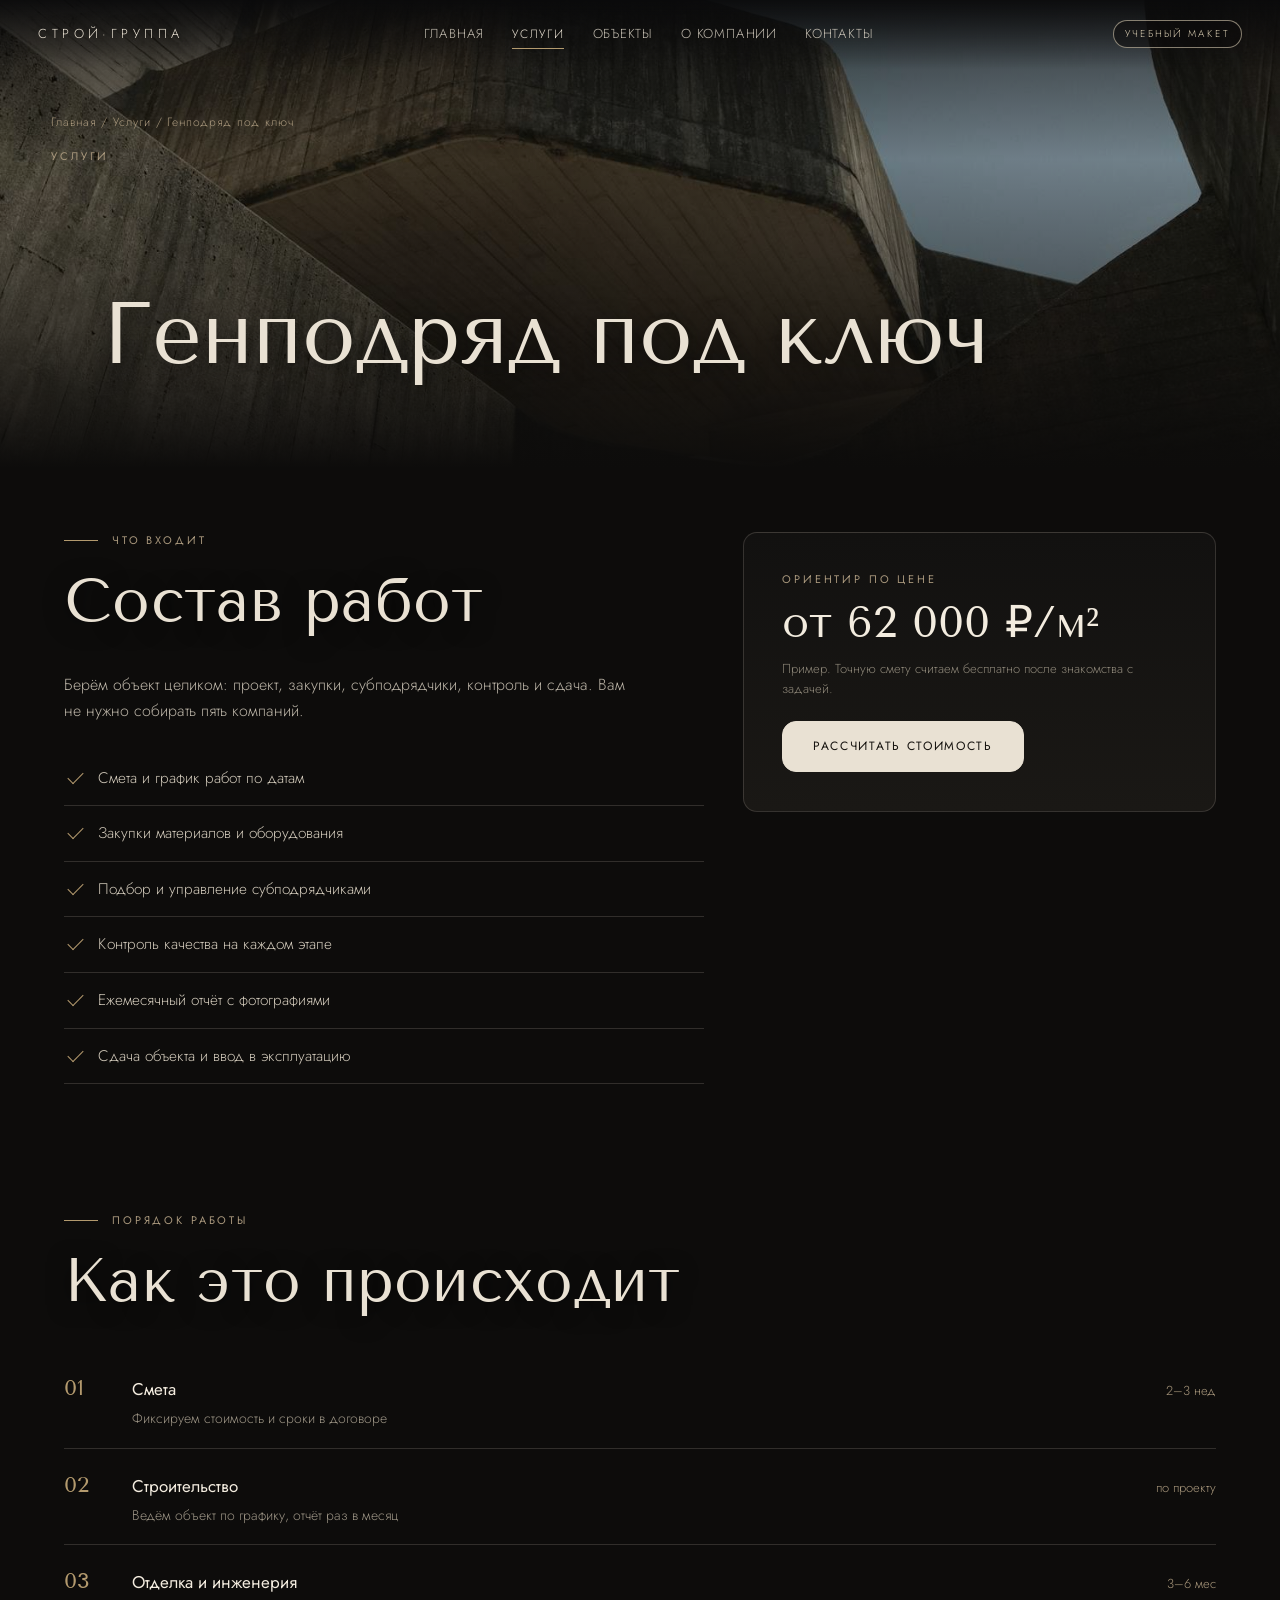
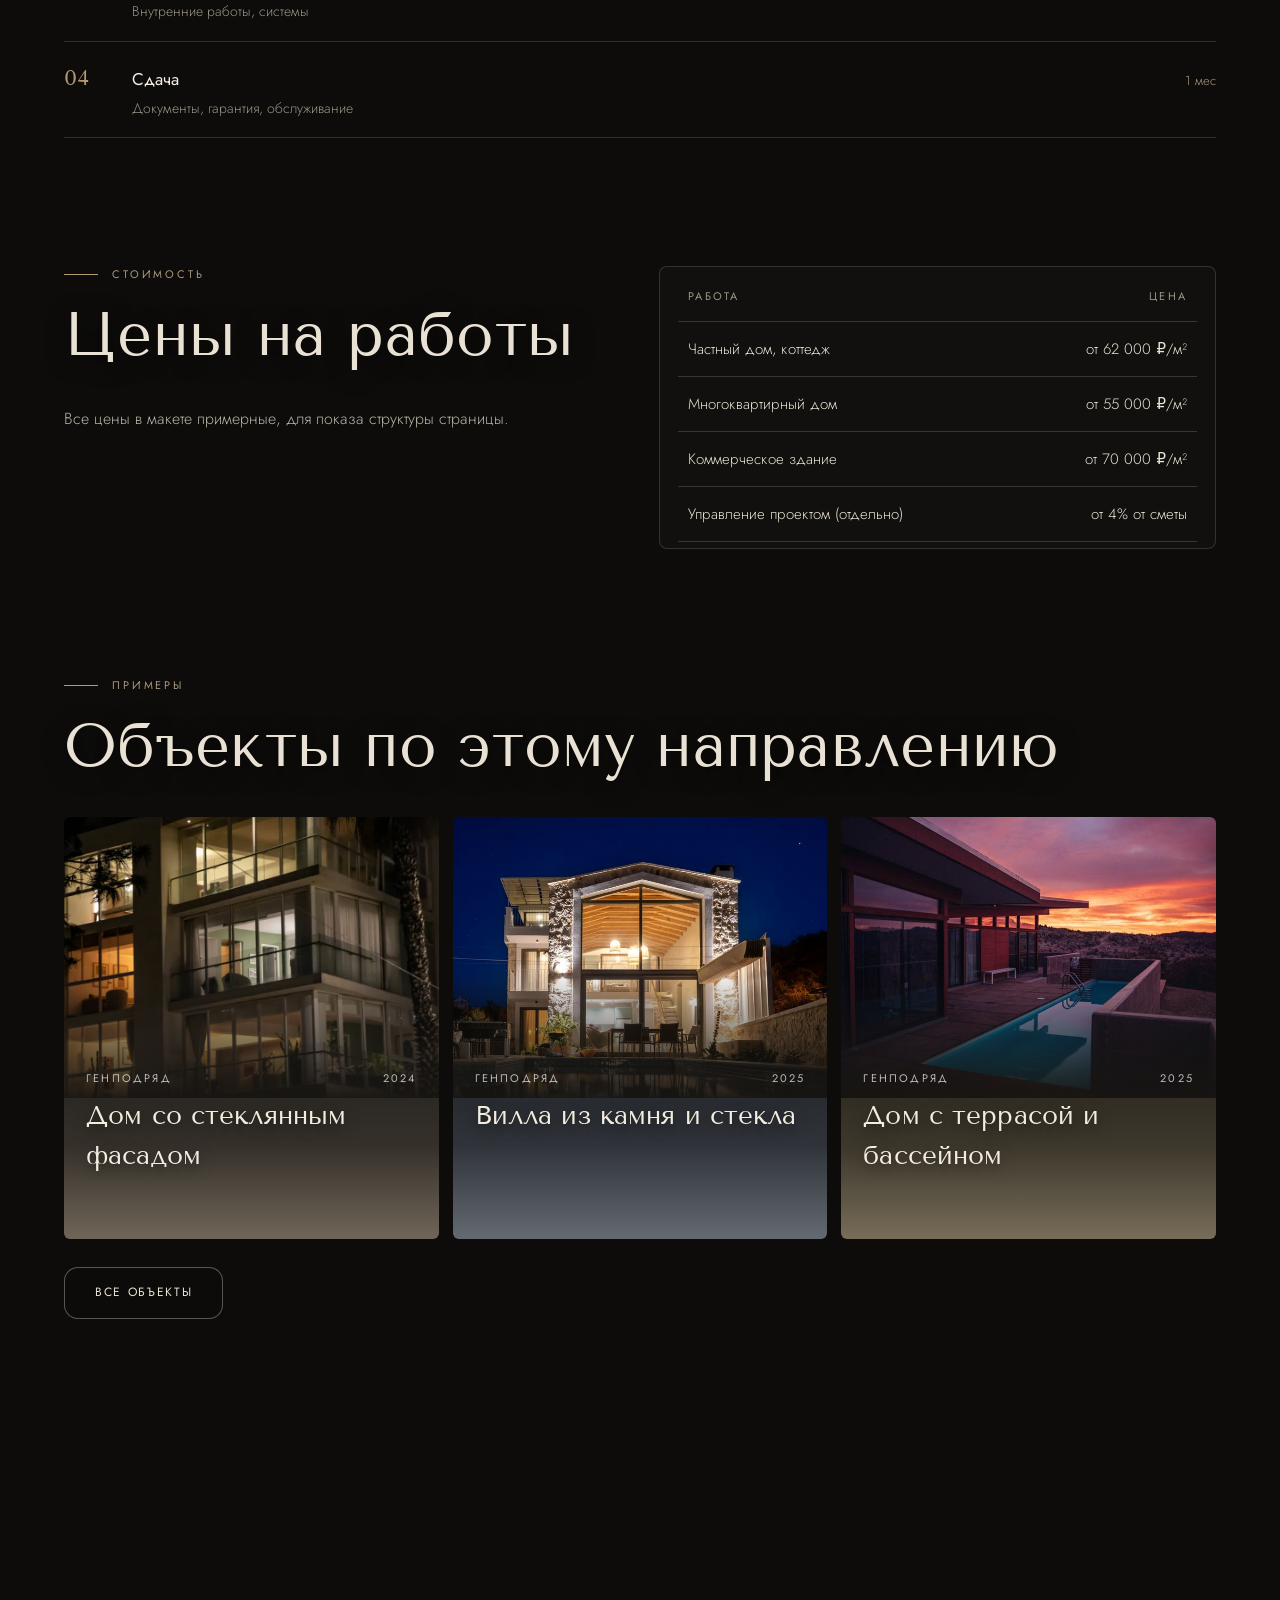
<file: usluga-generalnyj-podryad.html>
<!doctype html>
<html lang="ru"><head><meta charset="utf-8"><meta name="viewport" content="width=device-width,initial-scale=1">
<title>Генподряд под ключ: Строй-группа (макет)</title><link rel="icon" href="data:,"><meta name="description" content="Берём объект целиком: проект, закупки, субподрядчики, контроль и сдача. Вам не нужно собирать пять компаний.">
<link rel="preload" href="fonts-TenorSans-400-cyrillic.woff2" as="font" type="font/woff2" crossorigin><link rel="preload" href="fonts-Jost-cyrillic.woff2" as="font" type="font/woff2" crossorigin><link rel="stylesheet" href="fonts.css?v=1">
<link rel="stylesheet" href="styles.css?v=17"><link rel="stylesheet" href="quiet.css?v=17"><link rel="stylesheet" href="blend.css?v=21"><link rel="stylesheet" href="perf.css?v=23"><link rel="stylesheet" href="menu.css?v=24"><link rel="stylesheet" href="big.css?v=3"><noscript><style>h1,h2{visibility:visible}.hero2 .heroText p,.fu{opacity:1!important;transform:none!important}</style></noscript></head><body>
<header><a class="logo" href="index.html">Строй·Группа</a>
<nav class="main"><a href="index.html">Главная</a><div class="dd"><a href="usluga-monolit.html" class="on">Услуги</a><div class="ddm"><a href="usluga-monolit.html">Монолитное строительство</a><a href="usluga-proektirovanie.html">Проектирование</a><a href="usluga-generalnyj-podryad.html">Генподряд под ключ</a><a href="usluga-tehnadzor.html">Технический надзор</a><a href="usluga-nedvizhimost.html">Недвижимость</a></div></div><a href="portfolio.html">Объекты</a><a href="about.html">О компании</a><a href="contacts.html">Контакты</a></nav>
<span class="mock">учебный макет</span><button class="burger" type="button" aria-label="Меню" onclick="document.body.classList.toggle('mo')"><span></span><span></span></button></header>
<nav class="mmenu"><a href="index.html">Главная</a><div class="gh">Услуги</div><a class="sm" href="usluga-monolit.html">Монолитное строительство</a><a class="sm" href="usluga-proektirovanie.html">Проектирование</a><a class="sm" href="usluga-generalnyj-podryad.html">Генподряд под ключ</a><a class="sm" href="usluga-tehnadzor.html">Технический надзор</a><a class="sm" href="usluga-nedvizhimost.html">Недвижимость</a><a href="portfolio.html">Объекты</a><a href="about.html">О компании</a><a href="contacts.html">Контакты</a><a class="cta2" href="contacts.html#form">Оставить заявку</a></nav>
<div class="pagehero"><img src="img-q22.jpg" alt=""><div class="in"><div class="crumbs"><a href="index.html">Главная</a> / <a href="index.html#svc">Услуги</a> / Генподряд под ключ</div><div class="tagm" style="margin-bottom:16px">Услуги</div><h1>Генподряд под ключ</h1></div></div>
<section class="s"><div class="grid2 w"><div><div class="lab tagm">Что входит</div><h2>Состав работ</h2><p class="sub" style="margin:18px 0 26px">Берём объект целиком: проект, закупки, субподрядчики, контроль и сдача. Вам не нужно собирать пять компаний.</p><ul class="chk"><li>Смета и график работ по датам</li><li>Закупки материалов и оборудования</li><li>Подбор и управление субподрядчиками</li><li>Контроль качества на каждом этапе</li><li>Ежемесячный отчёт с фотографиями</li><li>Сдача объекта и ввод в эксплуатацию</li></ul></div>
 <div class="cbox" style="align-self:start"><div class="tagm" style="margin-bottom:10px">Ориентир по цене</div><div style="font-family:'Tenor Sans',serif;font-size:clamp(28px,3.4vw,44px);color:#f3ecdf;line-height:1.1;margin-bottom:12px">от 62 000 ₽/м²</div><p class="note" style="margin:0 0 22px">Пример. Точную смету считаем бесплатно после знакомства с задачей.</p><a class="btn" href="#form">Рассчитать стоимость</a></div></div></section>

<section class="s"><div class="lab tagm">Порядок работы</div><h2>Как это происходит</h2><ol class="stp" style="margin-top:30px"><li><div><b>Смета</b><small>Фиксируем стоимость и сроки в договоре</small></div><em>2–3 нед</em></li><li><div><b>Строительство</b><small>Ведём объект по графику, отчёт раз в месяц</small></div><em>по проекту</em></li><li><div><b>Отделка и инженерия</b><small>Внутренние работы, системы</small></div><em>3–6 мес</em></li><li><div><b>Сдача</b><small>Документы, гарантия, обслуживание</small></div><em>1 мес</em></li></ol></section>

<section class="s"><div class="grid2"><div><div class="lab tagm">Стоимость</div><h2>Цены на работы</h2><p class="sub" style="margin-top:18px">Все цены в макете примерные, для показа структуры страницы.</p></div>
 <div class="tbl"><table><tr><th>Работа</th><th>Цена</th></tr><tr><td>Частный дом, коттедж</td><td>от 62 000 ₽/м²</td></tr><tr><td>Многоквартирный дом</td><td>от 55 000 ₽/м²</td></tr><tr><td>Коммерческое здание</td><td>от 70 000 ₽/м²</td></tr><tr><td>Управление проектом (отдельно)</td><td>от 4% от сметы</td></tr></table></div></div></section>

<section class="s"><div class="lab tagm">Примеры</div><h2>Объекты по этому направлению</h2><div class="cards" id="ex" data-type="gen" style="margin-top:34px"><a class="card" href="object.html?id=dom-steklo" data-c="gen" data-s="Сдан"><div class="ph"><img loading="lazy" decoding="async" src="img-s-p03.jpg" alt="Дом со стеклянным фасадом"></div><div class="in"><div class="meta"><span>Генподряд</span><span>2024</span></div><h3>Дом со стеклянным фасадом</h3></div></a><a class="card" href="object.html?id=villa-kamen" data-c="gen" data-s="Сдан"><div class="ph"><img loading="lazy" decoding="async" src="img-s-p04.jpg" alt="Вилла из камня и стекла"></div><div class="in"><div class="meta"><span>Генподряд</span><span>2025</span></div><h3>Вилла из камня и стекла</h3></div></a><a class="card" href="object.html?id=dom-terrasa" data-c="gen" data-s="Сдан"><div class="ph"><img loading="lazy" decoding="async" src="img-s-q06.jpg" alt="Дом с террасой и бассейном"></div><div class="in"><div class="meta"><span>Генподряд</span><span>2025</span></div><h3>Дом с террасой и бассейном</h3></div></a></div>
 <p style="margin-top:28px"><a class="btn ghost" href="portfolio.html">Все объекты</a></p></section>

<section class="s"><div class="grid2 w"><div><div class="lab tagm">Вопросы</div><h2>Ответы по услуге</h2></div><div><details class="q"><summary>Цена фиксируется?</summary><p>Да, смета и график входят в договор. Изменения возможны только по вашему письменному согласию.</p></details><details class="q"><summary>Кто отвечает за субподрядчиков?</summary><p>Мы. Для вас это один договор и один ответственный.</p></details><div style="margin-top:34px"><div class="tagm" style="margin-bottom:6px">Другие услуги</div><a href="usluga-monolit.html" style="display:block;padding:10px 0;border-bottom:1px solid var(--line);text-decoration:none">Монолитное строительство <span style="color:#a8977c;float:right">от 24 000 ₽/м²</span></a><a href="usluga-proektirovanie.html" style="display:block;padding:10px 0;border-bottom:1px solid var(--line);text-decoration:none">Проектирование <span style="color:#a8977c;float:right">от 1 800 ₽/м²</span></a><a href="usluga-tehnadzor.html" style="display:block;padding:10px 0;border-bottom:1px solid var(--line);text-decoration:none">Технический надзор <span style="color:#a8977c;float:right">от 45 000 ₽/мес</span></a><a href="usluga-nedvizhimost.html" style="display:block;padding:10px 0;border-bottom:1px solid var(--line);text-decoration:none">Недвижимость <span style="color:#a8977c;float:right">от 1,5% от сделки</span></a></div></div></div></section>
<section class="s" id="form"><div class="grid2"><div><div class="lab tagm">Заявка</div><h2>Расскажите о задаче, посчитаем стоимость</h2><p class="sub" style="margin-top:20px">Ответим в рабочее время в течение часа. Заявка приходит нам в Telegram и на почту.</p></div><div class="cbox"><form class="lead" novalidate>
 <div class="row2"><input name="name" placeholder="Имя" autocomplete="name"><input name="phone" placeholder="Телефон" type="tel" autocomplete="tel"></div>
 <select name="service"><option value="">Что вас интересует</option><option>Монолитное строительство</option><option>Проектирование</option><option>Генподряд под ключ</option><option>Технический надзор</option><option>Недвижимость</option></select><textarea name="task" rows="3" placeholder="Коротко о задаче: что строим, где, какая площадь"></textarea>
 <input class="hp" name="site" tabindex="-1" autocomplete="off" aria-hidden="true">
 <label class="ck"><input type="checkbox" name="agree"><span>Согласен на обработку персональных данных [ссылка на политику]</span></label>
 <button class="btn" style="justify-self:start;margin-top:6px">Отправить заявку</button><div class="msg" role="status"></div></form></div></div></section><footer><div class="cols">
 <div><b>Строй·Группа</b>Монолитное строительство, проектирование, генподряд, недвижимость.<br><br>Учебный макет DEVELOV. Названия, цены, цифры и данные выдуманы, это пример для показа, а не сайт реальной компании.</div>
 <div><b>Услуги</b><a href="usluga-monolit.html">Монолитное строительство</a><br><a href="usluga-proektirovanie.html">Проектирование</a><br><a href="usluga-generalnyj-podryad.html">Генподряд под ключ</a><br><a href="usluga-tehnadzor.html">Технический надзор</a><br><a href="usluga-nedvizhimost.html">Недвижимость</a></div>
 <div><b>Компания</b><a href="portfolio.html">Объекты</a><br><a href="about.html">О компании</a><br><a href="contacts.html">Контакты</a><br><a href="admin.html">Админка (демо)</a></div>
 <div><b>Контакты</b>[телефон]<br>[почта]<br>[адрес офиса]<br><br>Фото: Unsplash (авторы указаны в данных макета).<br>3D-анимация: DEVELOV.</div>
</div></footer>
<nav id="bar2"><a href="contacts.html#form">Заявка</a><a href="tel:+70000000000">Позвонить</a><a href="#">Telegram</a></nav>
<script>window.TYPES={"mono": "Монолит", "proj": "Проектирование", "gen": "Генподряд", "real": "Недвижимость"};window.LEAD_ENDPOINT="";</script>
<script src="data.js?v=1"></script><script src="big.js?v=1"></script><script src="reveal.js?v=17"></script></body></html>
</file>
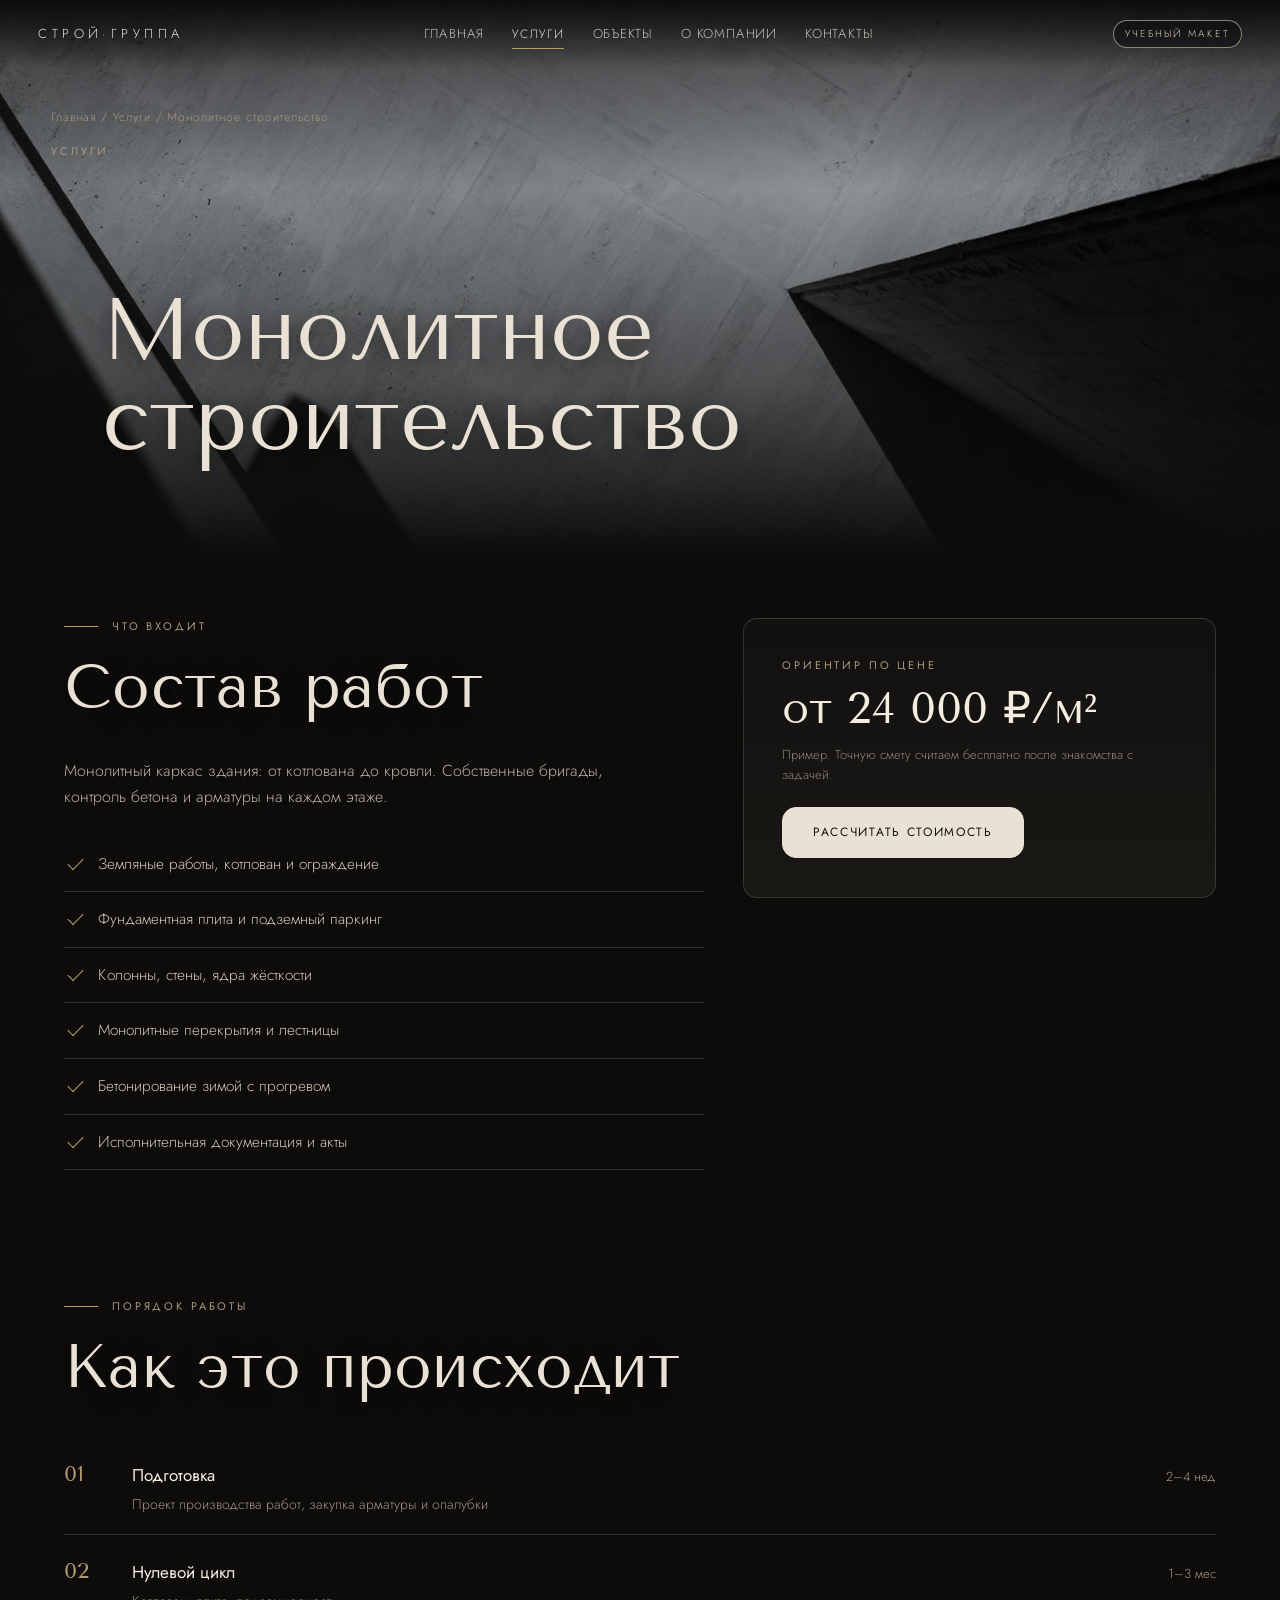
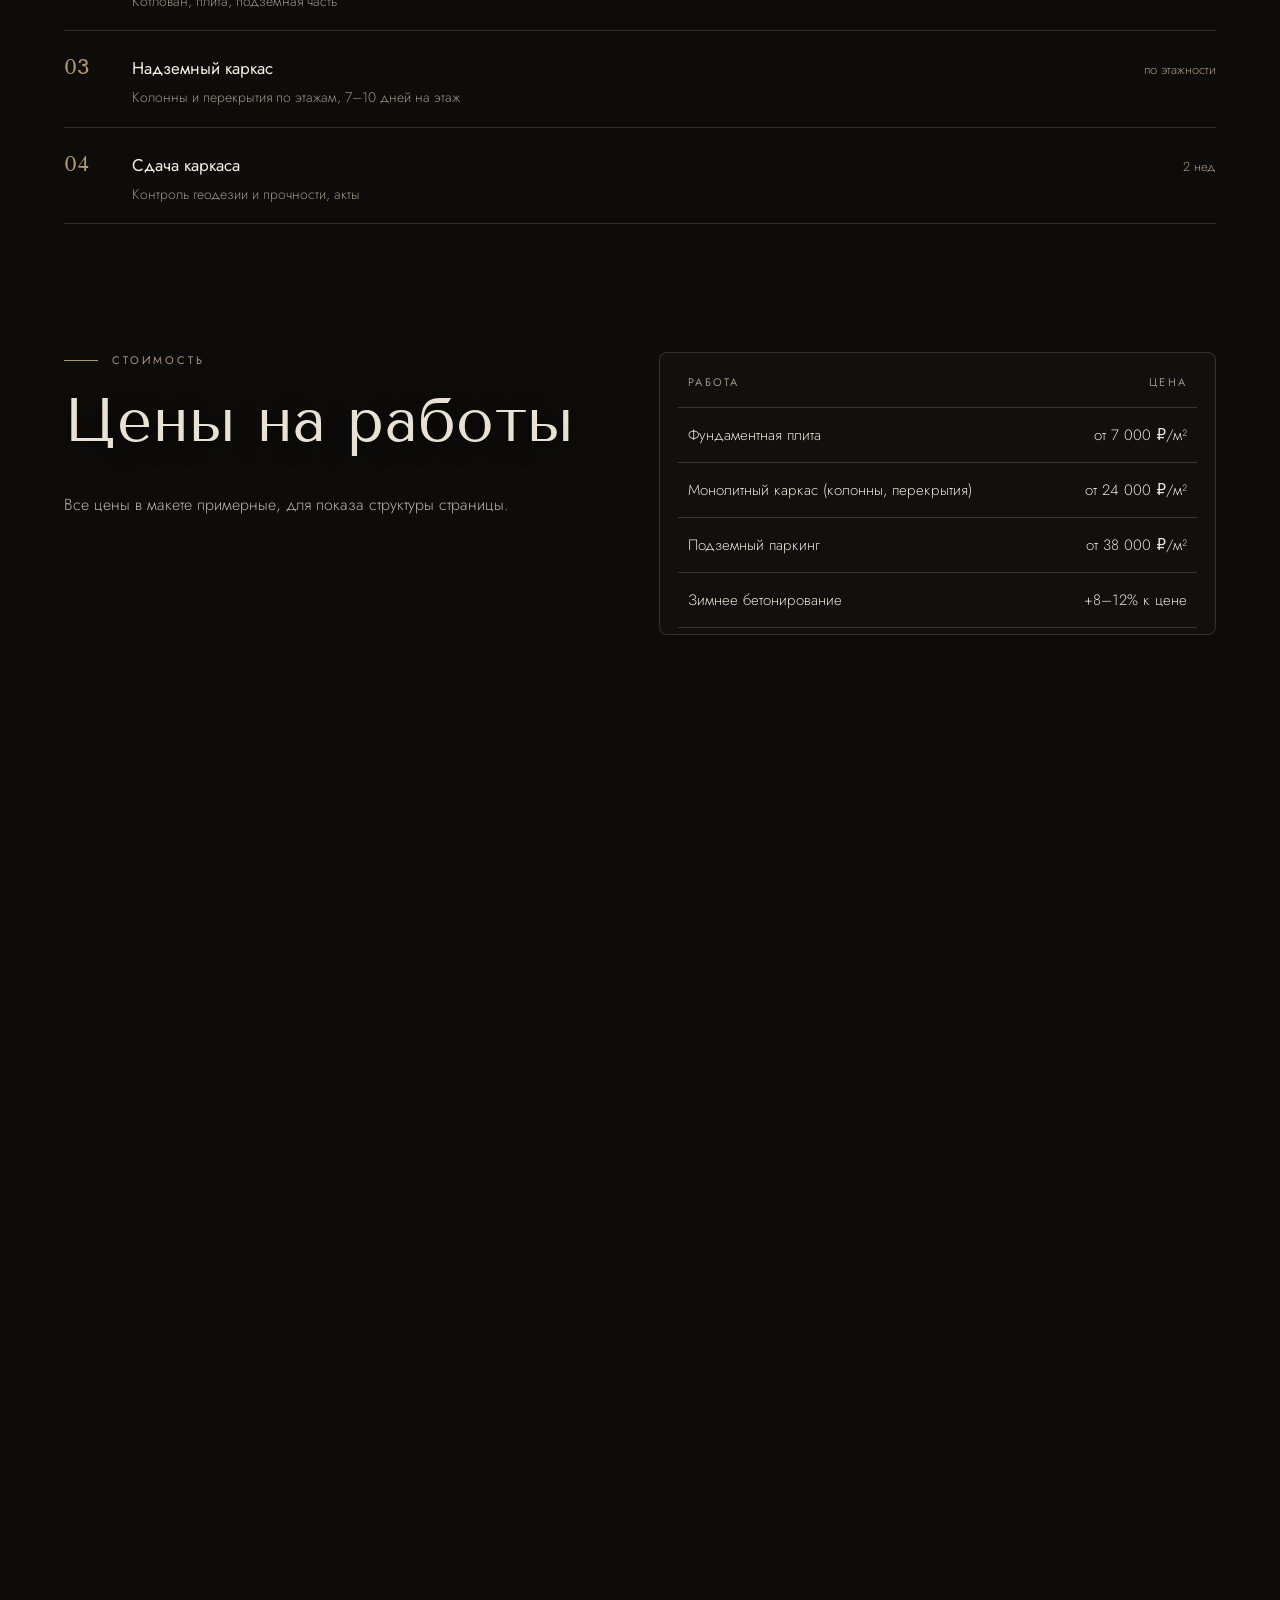
<file: usluga-monolit.html>
<!doctype html>
<html lang="ru"><head><meta charset="utf-8"><meta name="viewport" content="width=device-width,initial-scale=1">
<title>Монолитное строительство: Строй-группа (макет)</title><link rel="icon" href="data:,"><meta name="description" content="Монолитный каркас здания: от котлована до кровли. Собственные бригады, контроль бетона и арматуры на каждом этаже.">
<link rel="preload" href="fonts-TenorSans-400-cyrillic.woff2" as="font" type="font/woff2" crossorigin><link rel="preload" href="fonts-Jost-cyrillic.woff2" as="font" type="font/woff2" crossorigin><link rel="stylesheet" href="fonts.css?v=1">
<link rel="stylesheet" href="styles.css?v=17"><link rel="stylesheet" href="quiet.css?v=17"><link rel="stylesheet" href="blend.css?v=21"><link rel="stylesheet" href="perf.css?v=23"><link rel="stylesheet" href="menu.css?v=24"><link rel="stylesheet" href="big.css?v=3"><noscript><style>h1,h2{visibility:visible}.hero2 .heroText p,.fu{opacity:1!important;transform:none!important}</style></noscript></head><body>
<header><a class="logo" href="index.html">Строй·Группа</a>
<nav class="main"><a href="index.html">Главная</a><div class="dd"><a href="usluga-monolit.html" class="on">Услуги</a><div class="ddm"><a href="usluga-monolit.html">Монолитное строительство</a><a href="usluga-proektirovanie.html">Проектирование</a><a href="usluga-generalnyj-podryad.html">Генподряд под ключ</a><a href="usluga-tehnadzor.html">Технический надзор</a><a href="usluga-nedvizhimost.html">Недвижимость</a></div></div><a href="portfolio.html">Объекты</a><a href="about.html">О компании</a><a href="contacts.html">Контакты</a></nav>
<span class="mock">учебный макет</span><button class="burger" type="button" aria-label="Меню" onclick="document.body.classList.toggle('mo')"><span></span><span></span></button></header>
<nav class="mmenu"><a href="index.html">Главная</a><div class="gh">Услуги</div><a class="sm" href="usluga-monolit.html">Монолитное строительство</a><a class="sm" href="usluga-proektirovanie.html">Проектирование</a><a class="sm" href="usluga-generalnyj-podryad.html">Генподряд под ключ</a><a class="sm" href="usluga-tehnadzor.html">Технический надзор</a><a class="sm" href="usluga-nedvizhimost.html">Недвижимость</a><a href="portfolio.html">Объекты</a><a href="about.html">О компании</a><a href="contacts.html">Контакты</a><a class="cta2" href="contacts.html#form">Оставить заявку</a></nav>
<div class="pagehero"><img src="img-p10.jpg" alt=""><div class="in"><div class="crumbs"><a href="index.html">Главная</a> / <a href="index.html#svc">Услуги</a> / Монолитное строительство</div><div class="tagm" style="margin-bottom:16px">Услуги</div><h1>Монолитное строительство</h1></div></div>
<section class="s"><div class="grid2 w"><div><div class="lab tagm">Что входит</div><h2>Состав работ</h2><p class="sub" style="margin:18px 0 26px">Монолитный каркас здания: от котлована до кровли. Собственные бригады, контроль бетона и арматуры на каждом этаже.</p><ul class="chk"><li>Земляные работы, котлован и ограждение</li><li>Фундаментная плита и подземный паркинг</li><li>Колонны, стены, ядра жёсткости</li><li>Монолитные перекрытия и лестницы</li><li>Бетонирование зимой с прогревом</li><li>Исполнительная документация и акты</li></ul></div>
 <div class="cbox" style="align-self:start"><div class="tagm" style="margin-bottom:10px">Ориентир по цене</div><div style="font-family:'Tenor Sans',serif;font-size:clamp(28px,3.4vw,44px);color:#f3ecdf;line-height:1.1;margin-bottom:12px">от 24 000 ₽/м²</div><p class="note" style="margin:0 0 22px">Пример. Точную смету считаем бесплатно после знакомства с задачей.</p><a class="btn" href="#form">Рассчитать стоимость</a></div></div></section>

<section class="s"><div class="lab tagm">Порядок работы</div><h2>Как это происходит</h2><ol class="stp" style="margin-top:30px"><li><div><b>Подготовка</b><small>Проект производства работ, закупка арматуры и опалубки</small></div><em>2–4 нед</em></li><li><div><b>Нулевой цикл</b><small>Котлован, плита, подземная часть</small></div><em>1–3 мес</em></li><li><div><b>Надземный каркас</b><small>Колонны и перекрытия по этажам, 7–10 дней на этаж</small></div><em>по этажности</em></li><li><div><b>Сдача каркаса</b><small>Контроль геодезии и прочности, акты</small></div><em>2 нед</em></li></ol></section>

<section class="s"><div class="grid2"><div><div class="lab tagm">Стоимость</div><h2>Цены на работы</h2><p class="sub" style="margin-top:18px">Все цены в макете примерные, для показа структуры страницы.</p></div>
 <div class="tbl"><table><tr><th>Работа</th><th>Цена</th></tr><tr><td>Фундаментная плита</td><td>от 7 000 ₽/м²</td></tr><tr><td>Монолитный каркас (колонны, перекрытия)</td><td>от 24 000 ₽/м²</td></tr><tr><td>Подземный паркинг</td><td>от 38 000 ₽/м²</td></tr><tr><td>Зимнее бетонирование</td><td>+8–12% к цене</td></tr></table></div></div></section>

<section class="s"><div class="lab tagm">Примеры</div><h2>Объекты по этому направлению</h2><div class="cards" id="ex" data-type="mono" style="margin-top:34px"><a class="card" href="object.html?id=zhk-severny" data-c="mono" data-s="Сдан"><div class="ph"><img loading="lazy" decoding="async" src="img-s-q09.jpg" alt="ЖК «Северный квартал»"></div><div class="in"><div class="meta"><span>Монолит</span><span>2025</span></div><h3>ЖК «Северный квартал»</h3></div></a><a class="card" href="object.html?id=office-light" data-c="mono" data-s="Сдан"><div class="ph"><img loading="lazy" decoding="async" src="img-s-q13.jpg" alt="Офисное здание с подсветкой"></div><div class="in"><div class="meta"><span>Монолит</span><span>2024</span></div><h3>Офисное здание с подсветкой</h3></div></a><a class="card" href="object.html?id=bashnya" data-c="mono" data-s="Строится"><div class="ph"><img loading="lazy" decoding="async" src="img-s-q07.jpg" alt="Жилая башня"></div><div class="in"><div class="meta"><span>Монолит</span><span>2026</span></div><h3>Жилая башня</h3></div></a></div>
 <p style="margin-top:28px"><a class="btn ghost" href="portfolio.html">Все объекты</a></p></section>

<section class="s"><div class="grid2 w"><div><div class="lab tagm">Вопросы</div><h2>Ответы по услуге</h2></div><div><details class="q"><summary>Какой бетон вы используете?</summary><p>Марку и класс определяет проект. Бетон берём с растворных узлов с протоколами испытаний, образцы сдаём в лабораторию.</p></details><details class="q"><summary>Сколько времени занимает этаж?</summary><p>В среднем 7–10 дней на этаж при хорошем графике поставок. Точный срок называем после проекта.</p></details><div style="margin-top:34px"><div class="tagm" style="margin-bottom:6px">Другие услуги</div><a href="usluga-proektirovanie.html" style="display:block;padding:10px 0;border-bottom:1px solid var(--line);text-decoration:none">Проектирование <span style="color:#a8977c;float:right">от 1 800 ₽/м²</span></a><a href="usluga-generalnyj-podryad.html" style="display:block;padding:10px 0;border-bottom:1px solid var(--line);text-decoration:none">Генподряд под ключ <span style="color:#a8977c;float:right">от 62 000 ₽/м²</span></a><a href="usluga-tehnadzor.html" style="display:block;padding:10px 0;border-bottom:1px solid var(--line);text-decoration:none">Технический надзор <span style="color:#a8977c;float:right">от 45 000 ₽/мес</span></a><a href="usluga-nedvizhimost.html" style="display:block;padding:10px 0;border-bottom:1px solid var(--line);text-decoration:none">Недвижимость <span style="color:#a8977c;float:right">от 1,5% от сделки</span></a></div></div></div></section>
<section class="s" id="form"><div class="grid2"><div><div class="lab tagm">Заявка</div><h2>Расскажите о задаче, посчитаем стоимость</h2><p class="sub" style="margin-top:20px">Ответим в рабочее время в течение часа. Заявка приходит нам в Telegram и на почту.</p></div><div class="cbox"><form class="lead" novalidate>
 <div class="row2"><input name="name" placeholder="Имя" autocomplete="name"><input name="phone" placeholder="Телефон" type="tel" autocomplete="tel"></div>
 <select name="service"><option value="">Что вас интересует</option><option>Монолитное строительство</option><option>Проектирование</option><option>Генподряд под ключ</option><option>Технический надзор</option><option>Недвижимость</option></select><textarea name="task" rows="3" placeholder="Коротко о задаче: что строим, где, какая площадь"></textarea>
 <input class="hp" name="site" tabindex="-1" autocomplete="off" aria-hidden="true">
 <label class="ck"><input type="checkbox" name="agree"><span>Согласен на обработку персональных данных [ссылка на политику]</span></label>
 <button class="btn" style="justify-self:start;margin-top:6px">Отправить заявку</button><div class="msg" role="status"></div></form></div></div></section><footer><div class="cols">
 <div><b>Строй·Группа</b>Монолитное строительство, проектирование, генподряд, недвижимость.<br><br>Учебный макет DEVELOV. Названия, цены, цифры и данные выдуманы, это пример для показа, а не сайт реальной компании.</div>
 <div><b>Услуги</b><a href="usluga-monolit.html">Монолитное строительство</a><br><a href="usluga-proektirovanie.html">Проектирование</a><br><a href="usluga-generalnyj-podryad.html">Генподряд под ключ</a><br><a href="usluga-tehnadzor.html">Технический надзор</a><br><a href="usluga-nedvizhimost.html">Недвижимость</a></div>
 <div><b>Компания</b><a href="portfolio.html">Объекты</a><br><a href="about.html">О компании</a><br><a href="contacts.html">Контакты</a><br><a href="admin.html">Админка (демо)</a></div>
 <div><b>Контакты</b>[телефон]<br>[почта]<br>[адрес офиса]<br><br>Фото: Unsplash (авторы указаны в данных макета).<br>3D-анимация: DEVELOV.</div>
</div></footer>
<nav id="bar2"><a href="contacts.html#form">Заявка</a><a href="tel:+70000000000">Позвонить</a><a href="#">Telegram</a></nav>
<script>window.TYPES={"mono": "Монолит", "proj": "Проектирование", "gen": "Генподряд", "real": "Недвижимость"};window.LEAD_ENDPOINT="";</script>
<script src="data.js?v=1"></script><script src="big.js?v=1"></script><script src="reveal.js?v=17"></script></body></html>
</file>
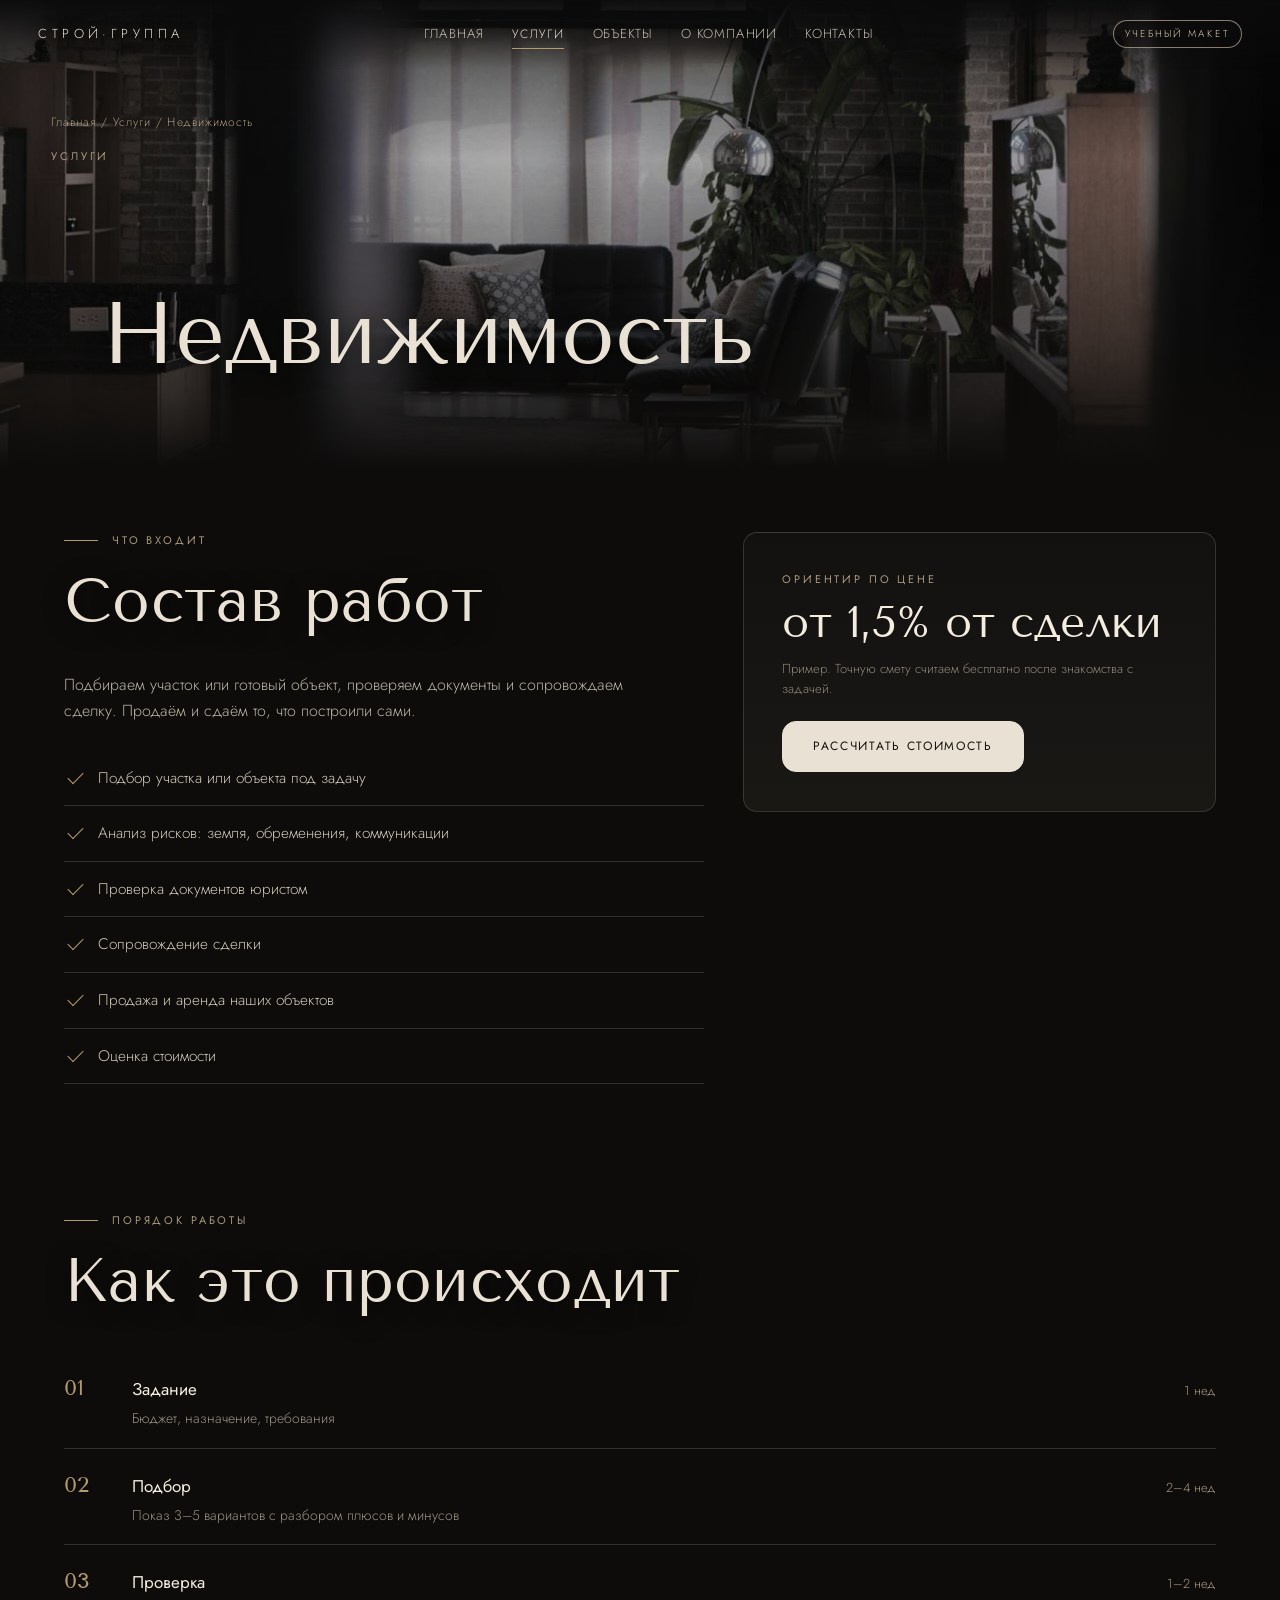
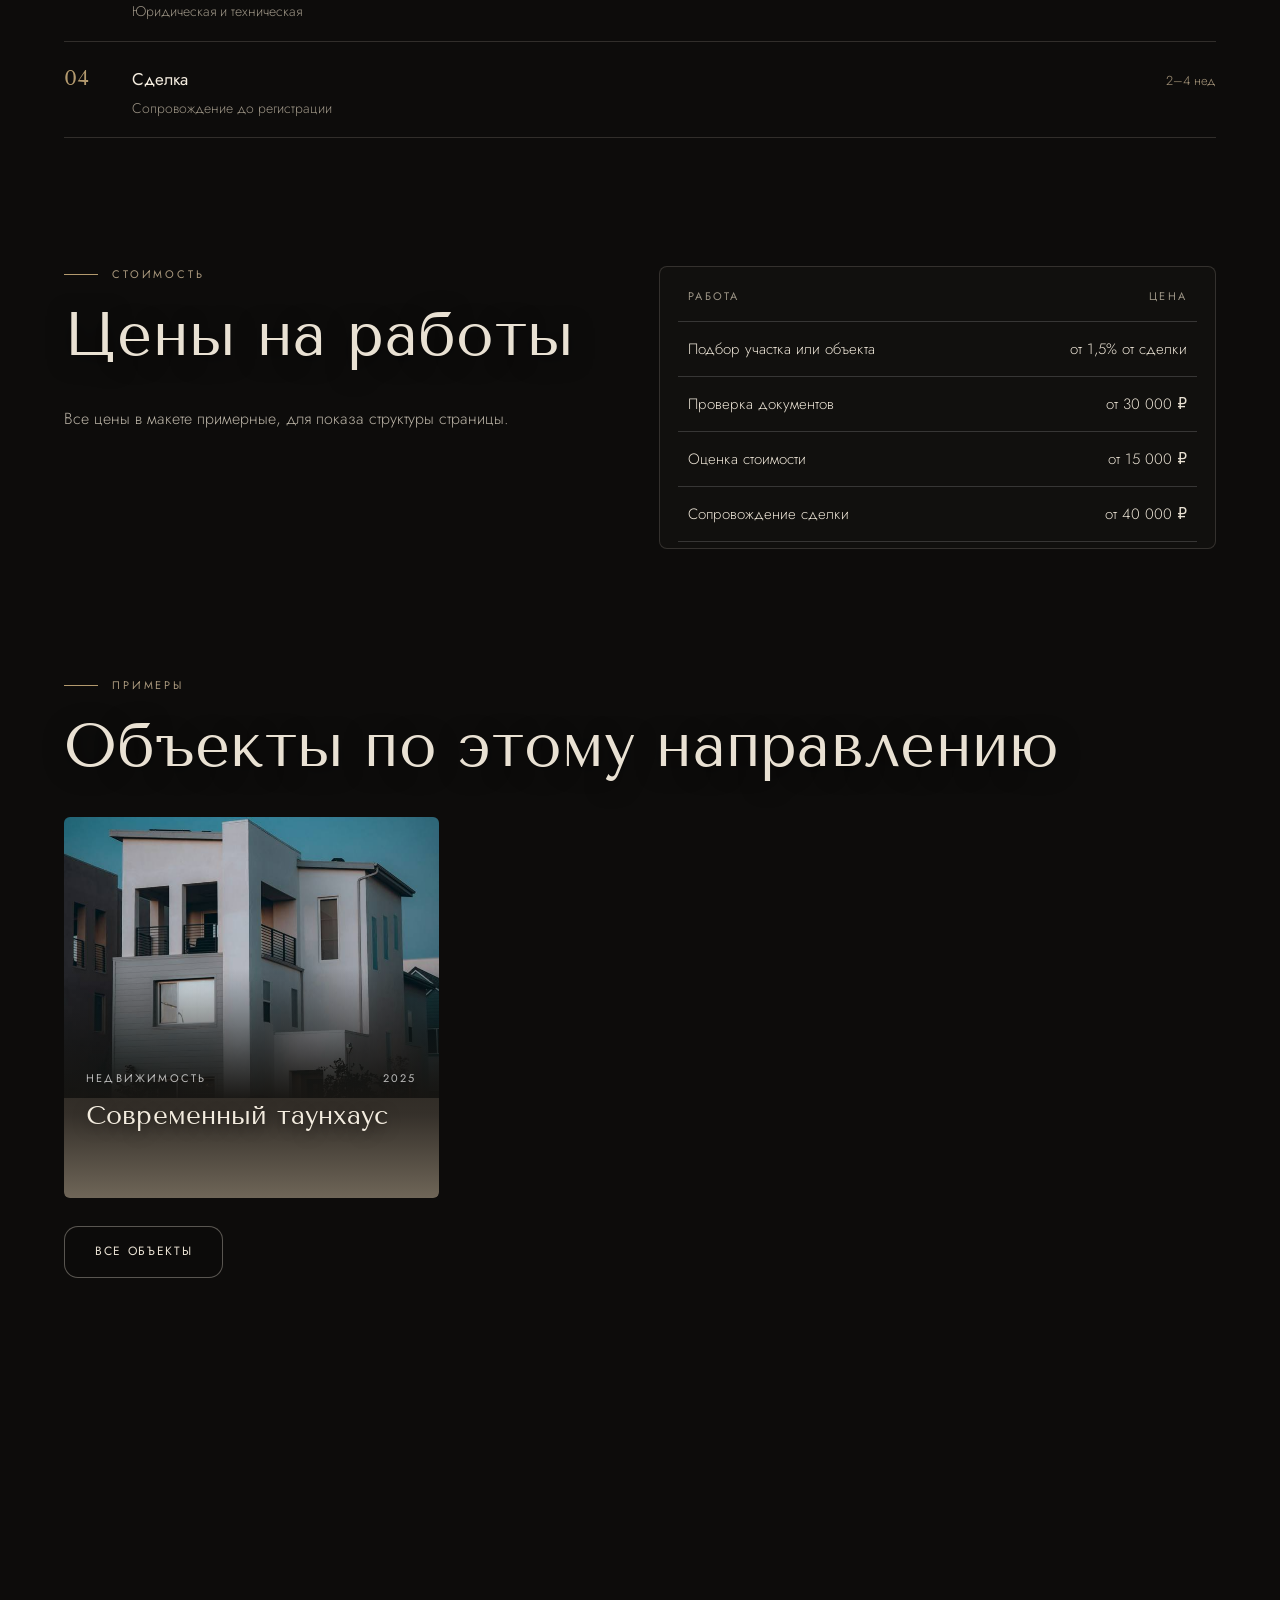
<file: usluga-nedvizhimost.html>
<!doctype html>
<html lang="ru"><head><meta charset="utf-8"><meta name="viewport" content="width=device-width,initial-scale=1">
<title>Недвижимость: Строй-группа (макет)</title><link rel="icon" href="data:,"><meta name="description" content="Подбираем участок или готовый объект, проверяем документы и сопровождаем сделку. Продаём и сдаём то, что построили сами.">
<link rel="preload" href="fonts-TenorSans-400-cyrillic.woff2" as="font" type="font/woff2" crossorigin><link rel="preload" href="fonts-Jost-cyrillic.woff2" as="font" type="font/woff2" crossorigin><link rel="stylesheet" href="fonts.css?v=1">
<link rel="stylesheet" href="styles.css?v=17"><link rel="stylesheet" href="quiet.css?v=17"><link rel="stylesheet" href="blend.css?v=21"><link rel="stylesheet" href="perf.css?v=23"><link rel="stylesheet" href="menu.css?v=24"><link rel="stylesheet" href="big.css?v=3"><noscript><style>h1,h2{visibility:visible}.hero2 .heroText p,.fu{opacity:1!important;transform:none!important}</style></noscript></head><body>
<header><a class="logo" href="index.html">Строй·Группа</a>
<nav class="main"><a href="index.html">Главная</a><div class="dd"><a href="usluga-monolit.html" class="on">Услуги</a><div class="ddm"><a href="usluga-monolit.html">Монолитное строительство</a><a href="usluga-proektirovanie.html">Проектирование</a><a href="usluga-generalnyj-podryad.html">Генподряд под ключ</a><a href="usluga-tehnadzor.html">Технический надзор</a><a href="usluga-nedvizhimost.html">Недвижимость</a></div></div><a href="portfolio.html">Объекты</a><a href="about.html">О компании</a><a href="contacts.html">Контакты</a></nav>
<span class="mock">учебный макет</span><button class="burger" type="button" aria-label="Меню" onclick="document.body.classList.toggle('mo')"><span></span><span></span></button></header>
<nav class="mmenu"><a href="index.html">Главная</a><div class="gh">Услуги</div><a class="sm" href="usluga-monolit.html">Монолитное строительство</a><a class="sm" href="usluga-proektirovanie.html">Проектирование</a><a class="sm" href="usluga-generalnyj-podryad.html">Генподряд под ключ</a><a class="sm" href="usluga-tehnadzor.html">Технический надзор</a><a class="sm" href="usluga-nedvizhimost.html">Недвижимость</a><a href="portfolio.html">Объекты</a><a href="about.html">О компании</a><a href="contacts.html">Контакты</a><a class="cta2" href="contacts.html#form">Оставить заявку</a></nav>
<div class="pagehero"><img src="img-q01.jpg" alt=""><div class="in"><div class="crumbs"><a href="index.html">Главная</a> / <a href="index.html#svc">Услуги</a> / Недвижимость</div><div class="tagm" style="margin-bottom:16px">Услуги</div><h1>Недвижимость</h1></div></div>
<section class="s"><div class="grid2 w"><div><div class="lab tagm">Что входит</div><h2>Состав работ</h2><p class="sub" style="margin:18px 0 26px">Подбираем участок или готовый объект, проверяем документы и сопровождаем сделку. Продаём и сдаём то, что построили сами.</p><ul class="chk"><li>Подбор участка или объекта под задачу</li><li>Анализ рисков: земля, обременения, коммуникации</li><li>Проверка документов юристом</li><li>Сопровождение сделки</li><li>Продажа и аренда наших объектов</li><li>Оценка стоимости</li></ul></div>
 <div class="cbox" style="align-self:start"><div class="tagm" style="margin-bottom:10px">Ориентир по цене</div><div style="font-family:'Tenor Sans',serif;font-size:clamp(28px,3.4vw,44px);color:#f3ecdf;line-height:1.1;margin-bottom:12px">от 1,5% от сделки</div><p class="note" style="margin:0 0 22px">Пример. Точную смету считаем бесплатно после знакомства с задачей.</p><a class="btn" href="#form">Рассчитать стоимость</a></div></div></section>

<section class="s"><div class="lab tagm">Порядок работы</div><h2>Как это происходит</h2><ol class="stp" style="margin-top:30px"><li><div><b>Задание</b><small>Бюджет, назначение, требования</small></div><em>1 нед</em></li><li><div><b>Подбор</b><small>Показ 3–5 вариантов с разбором плюсов и минусов</small></div><em>2–4 нед</em></li><li><div><b>Проверка</b><small>Юридическая и техническая</small></div><em>1–2 нед</em></li><li><div><b>Сделка</b><small>Сопровождение до регистрации</small></div><em>2–4 нед</em></li></ol></section>

<section class="s"><div class="grid2"><div><div class="lab tagm">Стоимость</div><h2>Цены на работы</h2><p class="sub" style="margin-top:18px">Все цены в макете примерные, для показа структуры страницы.</p></div>
 <div class="tbl"><table><tr><th>Работа</th><th>Цена</th></tr><tr><td>Подбор участка или объекта</td><td>от 1,5% от сделки</td></tr><tr><td>Проверка документов</td><td>от 30 000 ₽</td></tr><tr><td>Оценка стоимости</td><td>от 15 000 ₽</td></tr><tr><td>Сопровождение сделки</td><td>от 40 000 ₽</td></tr></table></div></div></section>

<section class="s"><div class="lab tagm">Примеры</div><h2>Объекты по этому направлению</h2><div class="cards" id="ex" data-type="real" style="margin-top:34px"><a class="card" href="object.html?id=taunhaus" data-c="real" data-s="Сдан"><div class="ph"><img loading="lazy" decoding="async" src="img-s-q17.jpg" alt="Современный таунхаус"></div><div class="in"><div class="meta"><span>Недвижимость</span><span>2025</span></div><h3>Современный таунхаус</h3></div></a></div>
 <p style="margin-top:28px"><a class="btn ghost" href="portfolio.html">Все объекты</a></p></section>

<section class="s"><div class="grid2 w"><div><div class="lab tagm">Вопросы</div><h2>Ответы по услуге</h2></div><div><details class="q"><summary>Вы продаёте только свои объекты?</summary><p>Нет. Подбираем и чужие, если они подходят под вашу задачу.</p></details><details class="q"><summary>Что с юридической частью?</summary><p>Документы проверяет юрист. Любые расходы называем заранее, до начала работы.</p></details><div style="margin-top:34px"><div class="tagm" style="margin-bottom:6px">Другие услуги</div><a href="usluga-monolit.html" style="display:block;padding:10px 0;border-bottom:1px solid var(--line);text-decoration:none">Монолитное строительство <span style="color:#a8977c;float:right">от 24 000 ₽/м²</span></a><a href="usluga-proektirovanie.html" style="display:block;padding:10px 0;border-bottom:1px solid var(--line);text-decoration:none">Проектирование <span style="color:#a8977c;float:right">от 1 800 ₽/м²</span></a><a href="usluga-generalnyj-podryad.html" style="display:block;padding:10px 0;border-bottom:1px solid var(--line);text-decoration:none">Генподряд под ключ <span style="color:#a8977c;float:right">от 62 000 ₽/м²</span></a><a href="usluga-tehnadzor.html" style="display:block;padding:10px 0;border-bottom:1px solid var(--line);text-decoration:none">Технический надзор <span style="color:#a8977c;float:right">от 45 000 ₽/мес</span></a></div></div></div></section>
<section class="s" id="form"><div class="grid2"><div><div class="lab tagm">Заявка</div><h2>Расскажите о задаче, посчитаем стоимость</h2><p class="sub" style="margin-top:20px">Ответим в рабочее время в течение часа. Заявка приходит нам в Telegram и на почту.</p></div><div class="cbox"><form class="lead" novalidate>
 <div class="row2"><input name="name" placeholder="Имя" autocomplete="name"><input name="phone" placeholder="Телефон" type="tel" autocomplete="tel"></div>
 <select name="service"><option value="">Что вас интересует</option><option>Монолитное строительство</option><option>Проектирование</option><option>Генподряд под ключ</option><option>Технический надзор</option><option>Недвижимость</option></select><textarea name="task" rows="3" placeholder="Коротко о задаче: что строим, где, какая площадь"></textarea>
 <input class="hp" name="site" tabindex="-1" autocomplete="off" aria-hidden="true">
 <label class="ck"><input type="checkbox" name="agree"><span>Согласен на обработку персональных данных [ссылка на политику]</span></label>
 <button class="btn" style="justify-self:start;margin-top:6px">Отправить заявку</button><div class="msg" role="status"></div></form></div></div></section><footer><div class="cols">
 <div><b>Строй·Группа</b>Монолитное строительство, проектирование, генподряд, недвижимость.<br><br>Учебный макет DEVELOV. Названия, цены, цифры и данные выдуманы, это пример для показа, а не сайт реальной компании.</div>
 <div><b>Услуги</b><a href="usluga-monolit.html">Монолитное строительство</a><br><a href="usluga-proektirovanie.html">Проектирование</a><br><a href="usluga-generalnyj-podryad.html">Генподряд под ключ</a><br><a href="usluga-tehnadzor.html">Технический надзор</a><br><a href="usluga-nedvizhimost.html">Недвижимость</a></div>
 <div><b>Компания</b><a href="portfolio.html">Объекты</a><br><a href="about.html">О компании</a><br><a href="contacts.html">Контакты</a><br><a href="admin.html">Админка (демо)</a></div>
 <div><b>Контакты</b>[телефон]<br>[почта]<br>[адрес офиса]<br><br>Фото: Unsplash (авторы указаны в данных макета).<br>3D-анимация: DEVELOV.</div>
</div></footer>
<nav id="bar2"><a href="contacts.html#form">Заявка</a><a href="tel:+70000000000">Позвонить</a><a href="#">Telegram</a></nav>
<script>window.TYPES={"mono": "Монолит", "proj": "Проектирование", "gen": "Генподряд", "real": "Недвижимость"};window.LEAD_ENDPOINT="";</script>
<script src="data.js?v=1"></script><script src="big.js?v=1"></script><script src="reveal.js?v=17"></script></body></html>
</file>
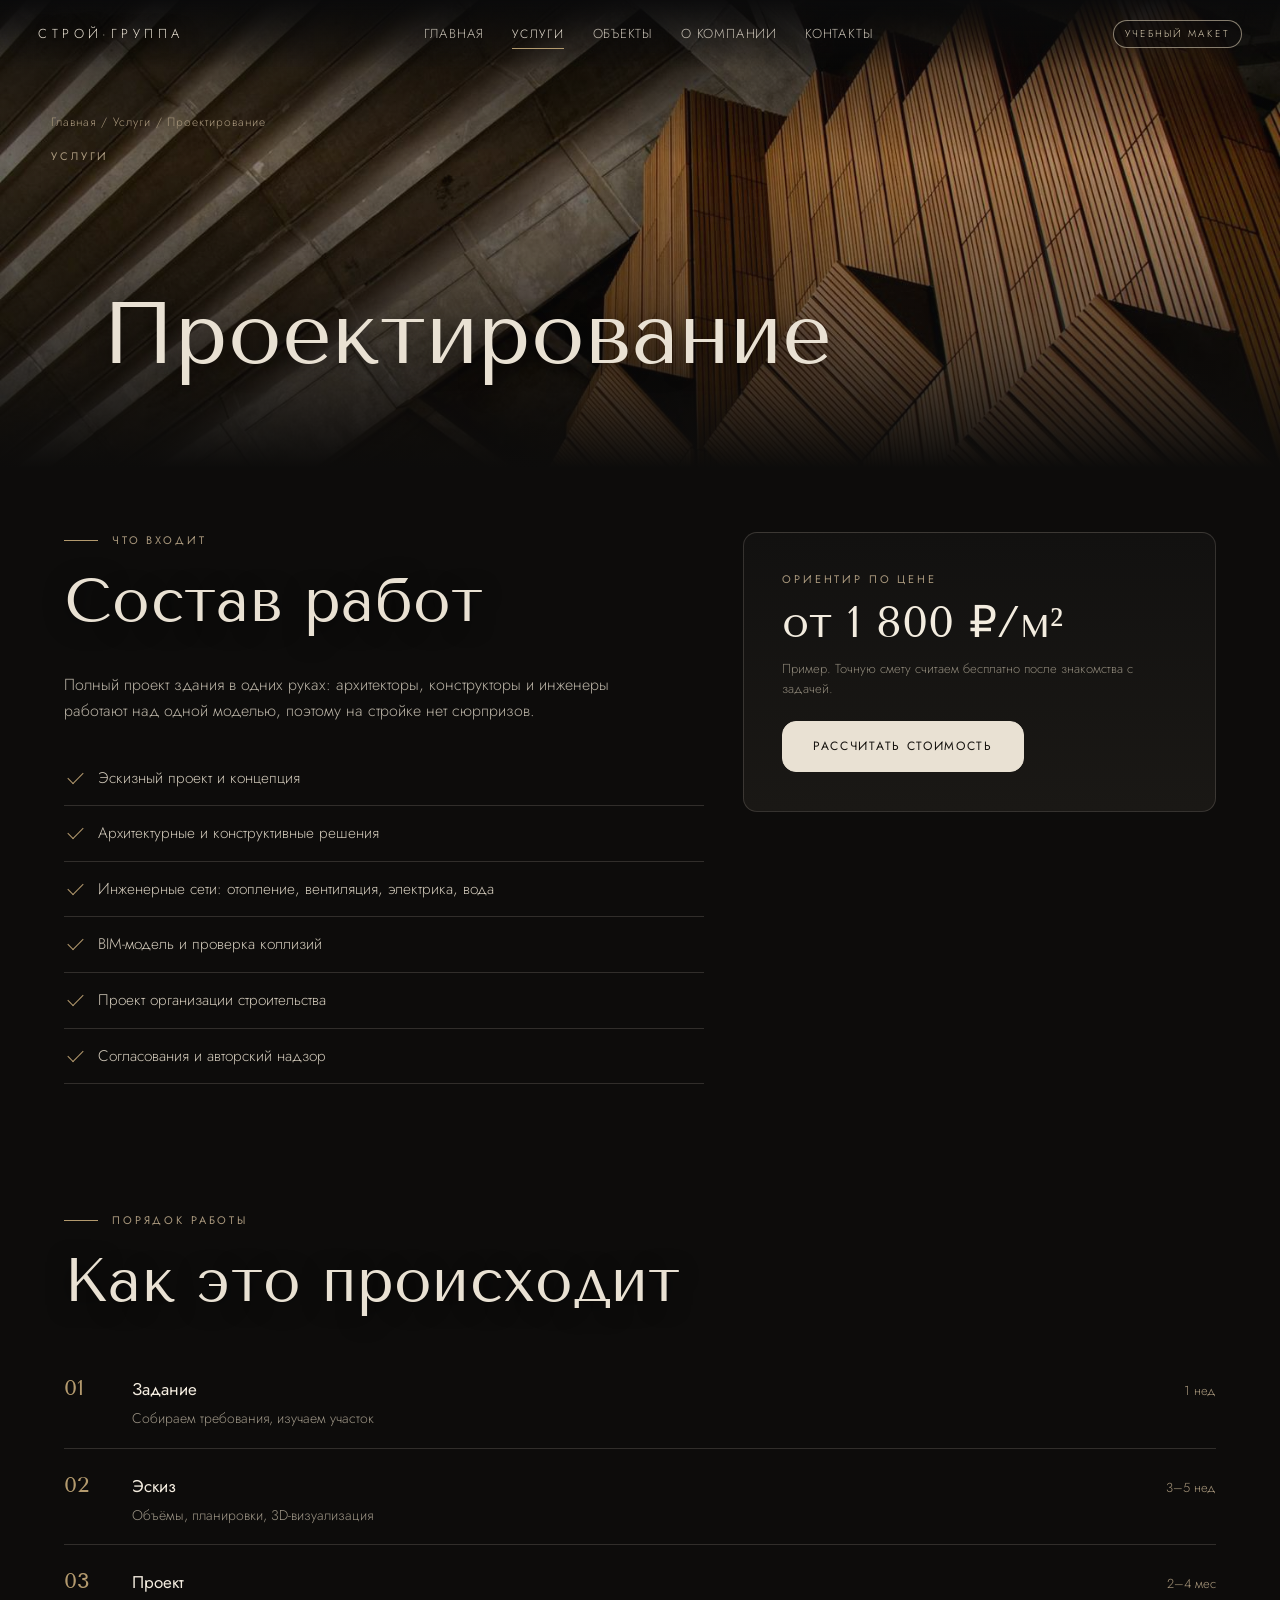
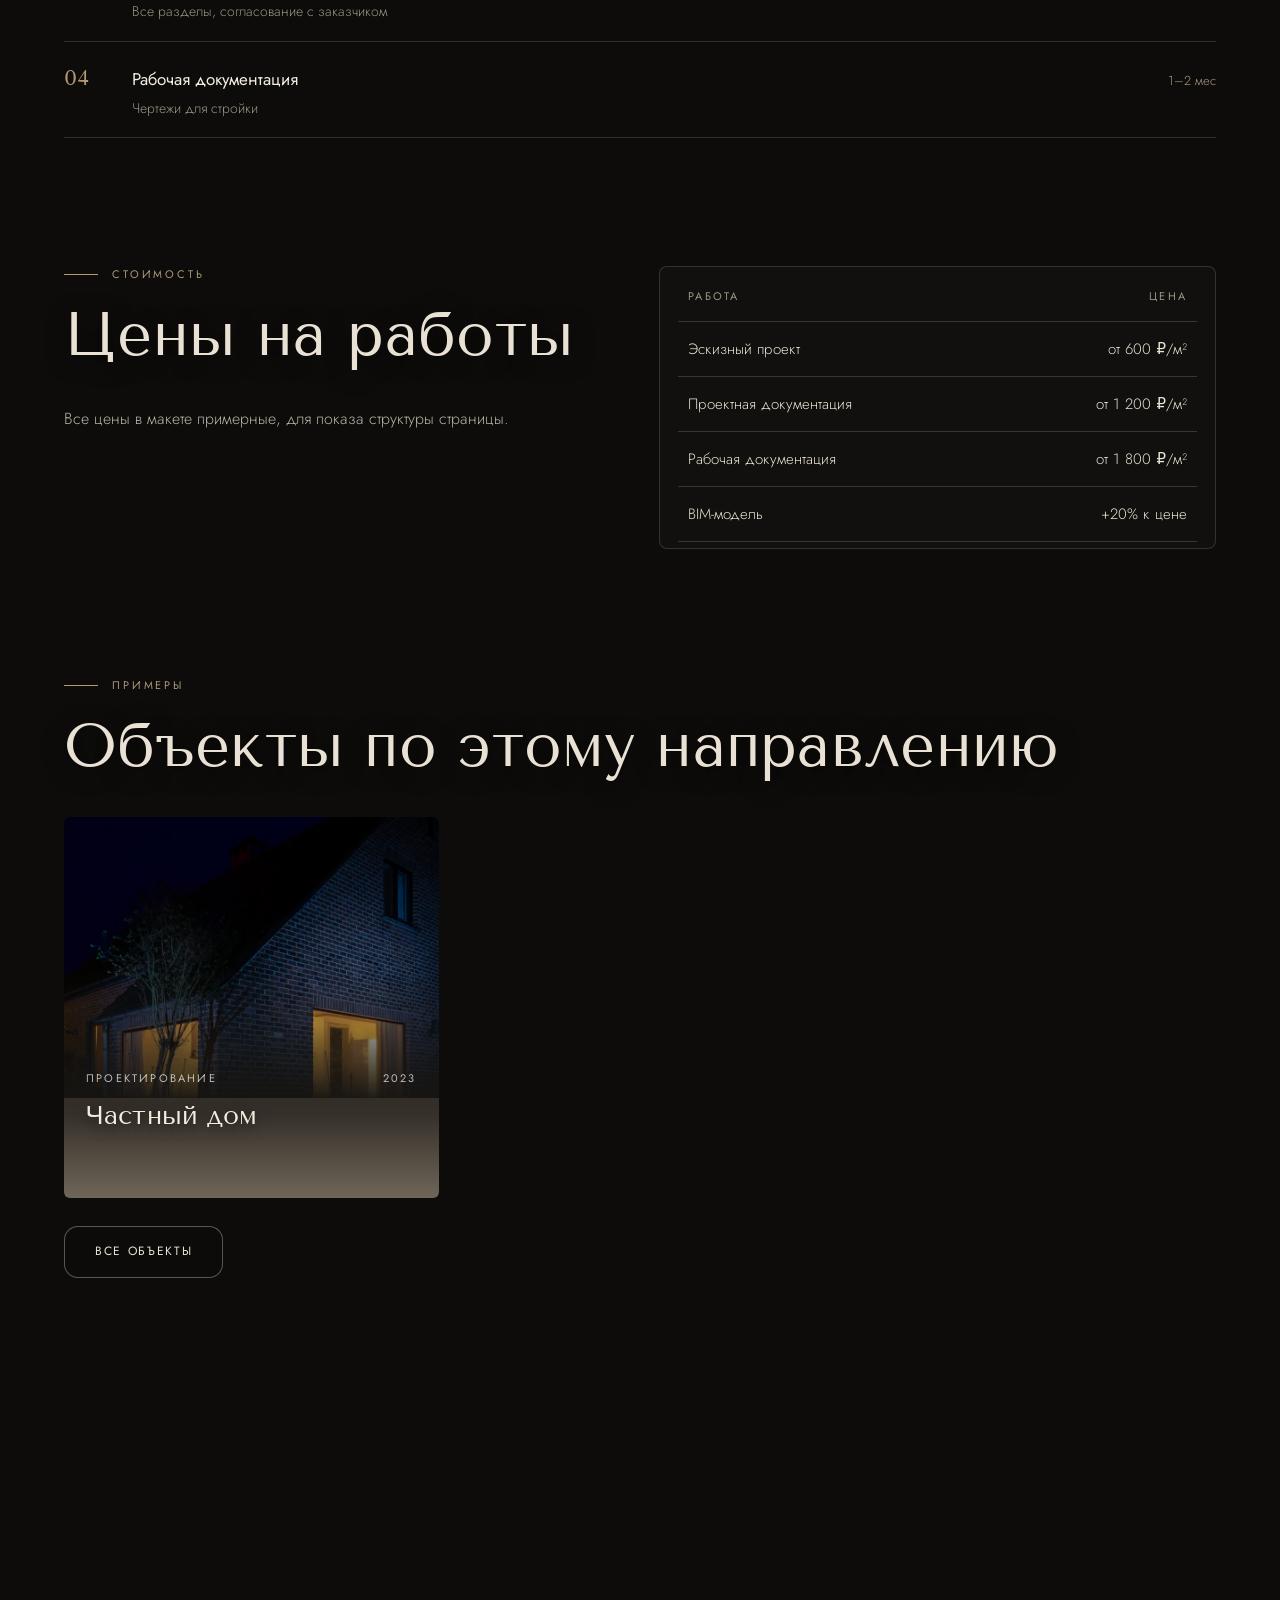
<file: usluga-proektirovanie.html>
<!doctype html>
<html lang="ru"><head><meta charset="utf-8"><meta name="viewport" content="width=device-width,initial-scale=1">
<title>Проектирование: Строй-группа (макет)</title><link rel="icon" href="data:,"><meta name="description" content="Полный проект здания в одних руках: архитекторы, конструкторы и инженеры работают над одной моделью, поэтому на стройке нет сюрпризов.">
<link rel="preload" href="fonts-TenorSans-400-cyrillic.woff2" as="font" type="font/woff2" crossorigin><link rel="preload" href="fonts-Jost-cyrillic.woff2" as="font" type="font/woff2" crossorigin><link rel="stylesheet" href="fonts.css?v=1">
<link rel="stylesheet" href="styles.css?v=17"><link rel="stylesheet" href="quiet.css?v=17"><link rel="stylesheet" href="blend.css?v=21"><link rel="stylesheet" href="perf.css?v=23"><link rel="stylesheet" href="menu.css?v=24"><link rel="stylesheet" href="big.css?v=3"><noscript><style>h1,h2{visibility:visible}.hero2 .heroText p,.fu{opacity:1!important;transform:none!important}</style></noscript></head><body>
<header><a class="logo" href="index.html">Строй·Группа</a>
<nav class="main"><a href="index.html">Главная</a><div class="dd"><a href="usluga-monolit.html" class="on">Услуги</a><div class="ddm"><a href="usluga-monolit.html">Монолитное строительство</a><a href="usluga-proektirovanie.html">Проектирование</a><a href="usluga-generalnyj-podryad.html">Генподряд под ключ</a><a href="usluga-tehnadzor.html">Технический надзор</a><a href="usluga-nedvizhimost.html">Недвижимость</a></div></div><a href="portfolio.html">Объекты</a><a href="about.html">О компании</a><a href="contacts.html">Контакты</a></nav>
<span class="mock">учебный макет</span><button class="burger" type="button" aria-label="Меню" onclick="document.body.classList.toggle('mo')"><span></span><span></span></button></header>
<nav class="mmenu"><a href="index.html">Главная</a><div class="gh">Услуги</div><a class="sm" href="usluga-monolit.html">Монолитное строительство</a><a class="sm" href="usluga-proektirovanie.html">Проектирование</a><a class="sm" href="usluga-generalnyj-podryad.html">Генподряд под ключ</a><a class="sm" href="usluga-tehnadzor.html">Технический надзор</a><a class="sm" href="usluga-nedvizhimost.html">Недвижимость</a><a href="portfolio.html">Объекты</a><a href="about.html">О компании</a><a href="contacts.html">Контакты</a><a class="cta2" href="contacts.html#form">Оставить заявку</a></nav>
<div class="pagehero"><img src="img-x2.jpg" alt=""><div class="in"><div class="crumbs"><a href="index.html">Главная</a> / <a href="index.html#svc">Услуги</a> / Проектирование</div><div class="tagm" style="margin-bottom:16px">Услуги</div><h1>Проектирование</h1></div></div>
<section class="s"><div class="grid2 w"><div><div class="lab tagm">Что входит</div><h2>Состав работ</h2><p class="sub" style="margin:18px 0 26px">Полный проект здания в одних руках: архитекторы, конструкторы и инженеры работают над одной моделью, поэтому на стройке нет сюрпризов.</p><ul class="chk"><li>Эскизный проект и концепция</li><li>Архитектурные и конструктивные решения</li><li>Инженерные сети: отопление, вентиляция, электрика, вода</li><li>BIM-модель и проверка коллизий</li><li>Проект организации строительства</li><li>Согласования и авторский надзор</li></ul></div>
 <div class="cbox" style="align-self:start"><div class="tagm" style="margin-bottom:10px">Ориентир по цене</div><div style="font-family:'Tenor Sans',serif;font-size:clamp(28px,3.4vw,44px);color:#f3ecdf;line-height:1.1;margin-bottom:12px">от 1 800 ₽/м²</div><p class="note" style="margin:0 0 22px">Пример. Точную смету считаем бесплатно после знакомства с задачей.</p><a class="btn" href="#form">Рассчитать стоимость</a></div></div></section>

<section class="s"><div class="lab tagm">Порядок работы</div><h2>Как это происходит</h2><ol class="stp" style="margin-top:30px"><li><div><b>Задание</b><small>Собираем требования, изучаем участок</small></div><em>1 нед</em></li><li><div><b>Эскиз</b><small>Объёмы, планировки, 3D-визуализация</small></div><em>3–5 нед</em></li><li><div><b>Проект</b><small>Все разделы, согласование с заказчиком</small></div><em>2–4 мес</em></li><li><div><b>Рабочая документация</b><small>Чертежи для стройки</small></div><em>1–2 мес</em></li></ol></section>

<section class="s"><div class="grid2"><div><div class="lab tagm">Стоимость</div><h2>Цены на работы</h2><p class="sub" style="margin-top:18px">Все цены в макете примерные, для показа структуры страницы.</p></div>
 <div class="tbl"><table><tr><th>Работа</th><th>Цена</th></tr><tr><td>Эскизный проект</td><td>от 600 ₽/м²</td></tr><tr><td>Проектная документация</td><td>от 1 200 ₽/м²</td></tr><tr><td>Рабочая документация</td><td>от 1 800 ₽/м²</td></tr><tr><td>BIM-модель</td><td>+20% к цене</td></tr></table></div></div></section>

<section class="s"><div class="lab tagm">Примеры</div><h2>Объекты по этому направлению</h2><div class="cards" id="ex" data-type="proj" style="margin-top:34px"><a class="card" href="object.html?id=chastny-dom" data-c="proj" data-s="Сдан"><div class="ph"><img loading="lazy" decoding="async" src="img-s-p08.jpg" alt="Частный дом"></div><div class="in"><div class="meta"><span>Проектирование</span><span>2023</span></div><h3>Частный дом</h3></div></a></div>
 <p style="margin-top:28px"><a class="btn ghost" href="portfolio.html">Все объекты</a></p></section>

<section class="s"><div class="grid2 w"><div><div class="lab tagm">Вопросы</div><h2>Ответы по услуге</h2></div><div><details class="q"><summary>Можно ли заказать только проект?</summary><p>Да. Проект можно заказать отдельно и строить у любого подрядчика, но с нами он будет проще по смете и срокам.</p></details><details class="q"><summary>Что такое BIM?</summary><p>Это объёмная модель здания с данными по материалам. Она ловит ошибки на экране, пока они ничего не стоят.</p></details><div style="margin-top:34px"><div class="tagm" style="margin-bottom:6px">Другие услуги</div><a href="usluga-monolit.html" style="display:block;padding:10px 0;border-bottom:1px solid var(--line);text-decoration:none">Монолитное строительство <span style="color:#a8977c;float:right">от 24 000 ₽/м²</span></a><a href="usluga-generalnyj-podryad.html" style="display:block;padding:10px 0;border-bottom:1px solid var(--line);text-decoration:none">Генподряд под ключ <span style="color:#a8977c;float:right">от 62 000 ₽/м²</span></a><a href="usluga-tehnadzor.html" style="display:block;padding:10px 0;border-bottom:1px solid var(--line);text-decoration:none">Технический надзор <span style="color:#a8977c;float:right">от 45 000 ₽/мес</span></a><a href="usluga-nedvizhimost.html" style="display:block;padding:10px 0;border-bottom:1px solid var(--line);text-decoration:none">Недвижимость <span style="color:#a8977c;float:right">от 1,5% от сделки</span></a></div></div></div></section>
<section class="s" id="form"><div class="grid2"><div><div class="lab tagm">Заявка</div><h2>Расскажите о задаче, посчитаем стоимость</h2><p class="sub" style="margin-top:20px">Ответим в рабочее время в течение часа. Заявка приходит нам в Telegram и на почту.</p></div><div class="cbox"><form class="lead" novalidate>
 <div class="row2"><input name="name" placeholder="Имя" autocomplete="name"><input name="phone" placeholder="Телефон" type="tel" autocomplete="tel"></div>
 <select name="service"><option value="">Что вас интересует</option><option>Монолитное строительство</option><option>Проектирование</option><option>Генподряд под ключ</option><option>Технический надзор</option><option>Недвижимость</option></select><textarea name="task" rows="3" placeholder="Коротко о задаче: что строим, где, какая площадь"></textarea>
 <input class="hp" name="site" tabindex="-1" autocomplete="off" aria-hidden="true">
 <label class="ck"><input type="checkbox" name="agree"><span>Согласен на обработку персональных данных [ссылка на политику]</span></label>
 <button class="btn" style="justify-self:start;margin-top:6px">Отправить заявку</button><div class="msg" role="status"></div></form></div></div></section><footer><div class="cols">
 <div><b>Строй·Группа</b>Монолитное строительство, проектирование, генподряд, недвижимость.<br><br>Учебный макет DEVELOV. Названия, цены, цифры и данные выдуманы, это пример для показа, а не сайт реальной компании.</div>
 <div><b>Услуги</b><a href="usluga-monolit.html">Монолитное строительство</a><br><a href="usluga-proektirovanie.html">Проектирование</a><br><a href="usluga-generalnyj-podryad.html">Генподряд под ключ</a><br><a href="usluga-tehnadzor.html">Технический надзор</a><br><a href="usluga-nedvizhimost.html">Недвижимость</a></div>
 <div><b>Компания</b><a href="portfolio.html">Объекты</a><br><a href="about.html">О компании</a><br><a href="contacts.html">Контакты</a><br><a href="admin.html">Админка (демо)</a></div>
 <div><b>Контакты</b>[телефон]<br>[почта]<br>[адрес офиса]<br><br>Фото: Unsplash (авторы указаны в данных макета).<br>3D-анимация: DEVELOV.</div>
</div></footer>
<nav id="bar2"><a href="contacts.html#form">Заявка</a><a href="tel:+70000000000">Позвонить</a><a href="#">Telegram</a></nav>
<script>window.TYPES={"mono": "Монолит", "proj": "Проектирование", "gen": "Генподряд", "real": "Недвижимость"};window.LEAD_ENDPOINT="";</script>
<script src="data.js?v=1"></script><script src="big.js?v=1"></script><script src="reveal.js?v=17"></script></body></html>
</file>
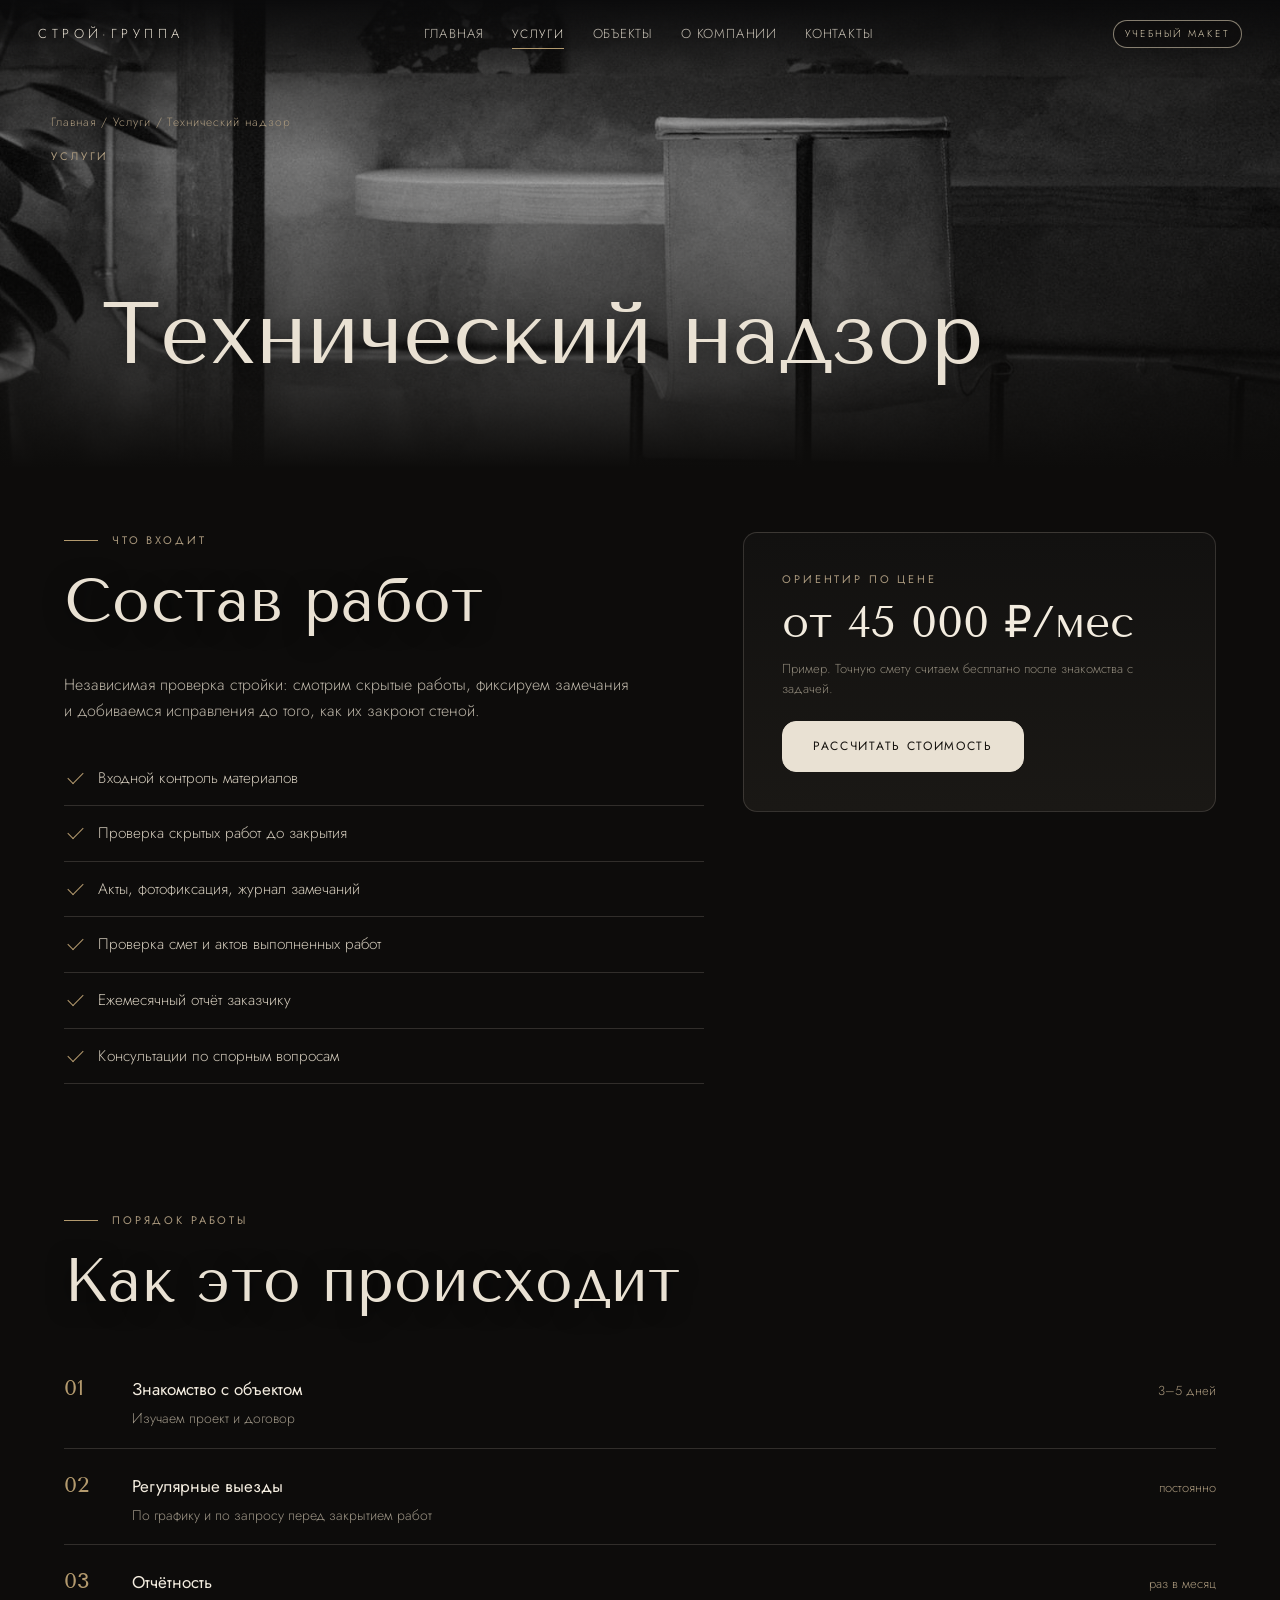
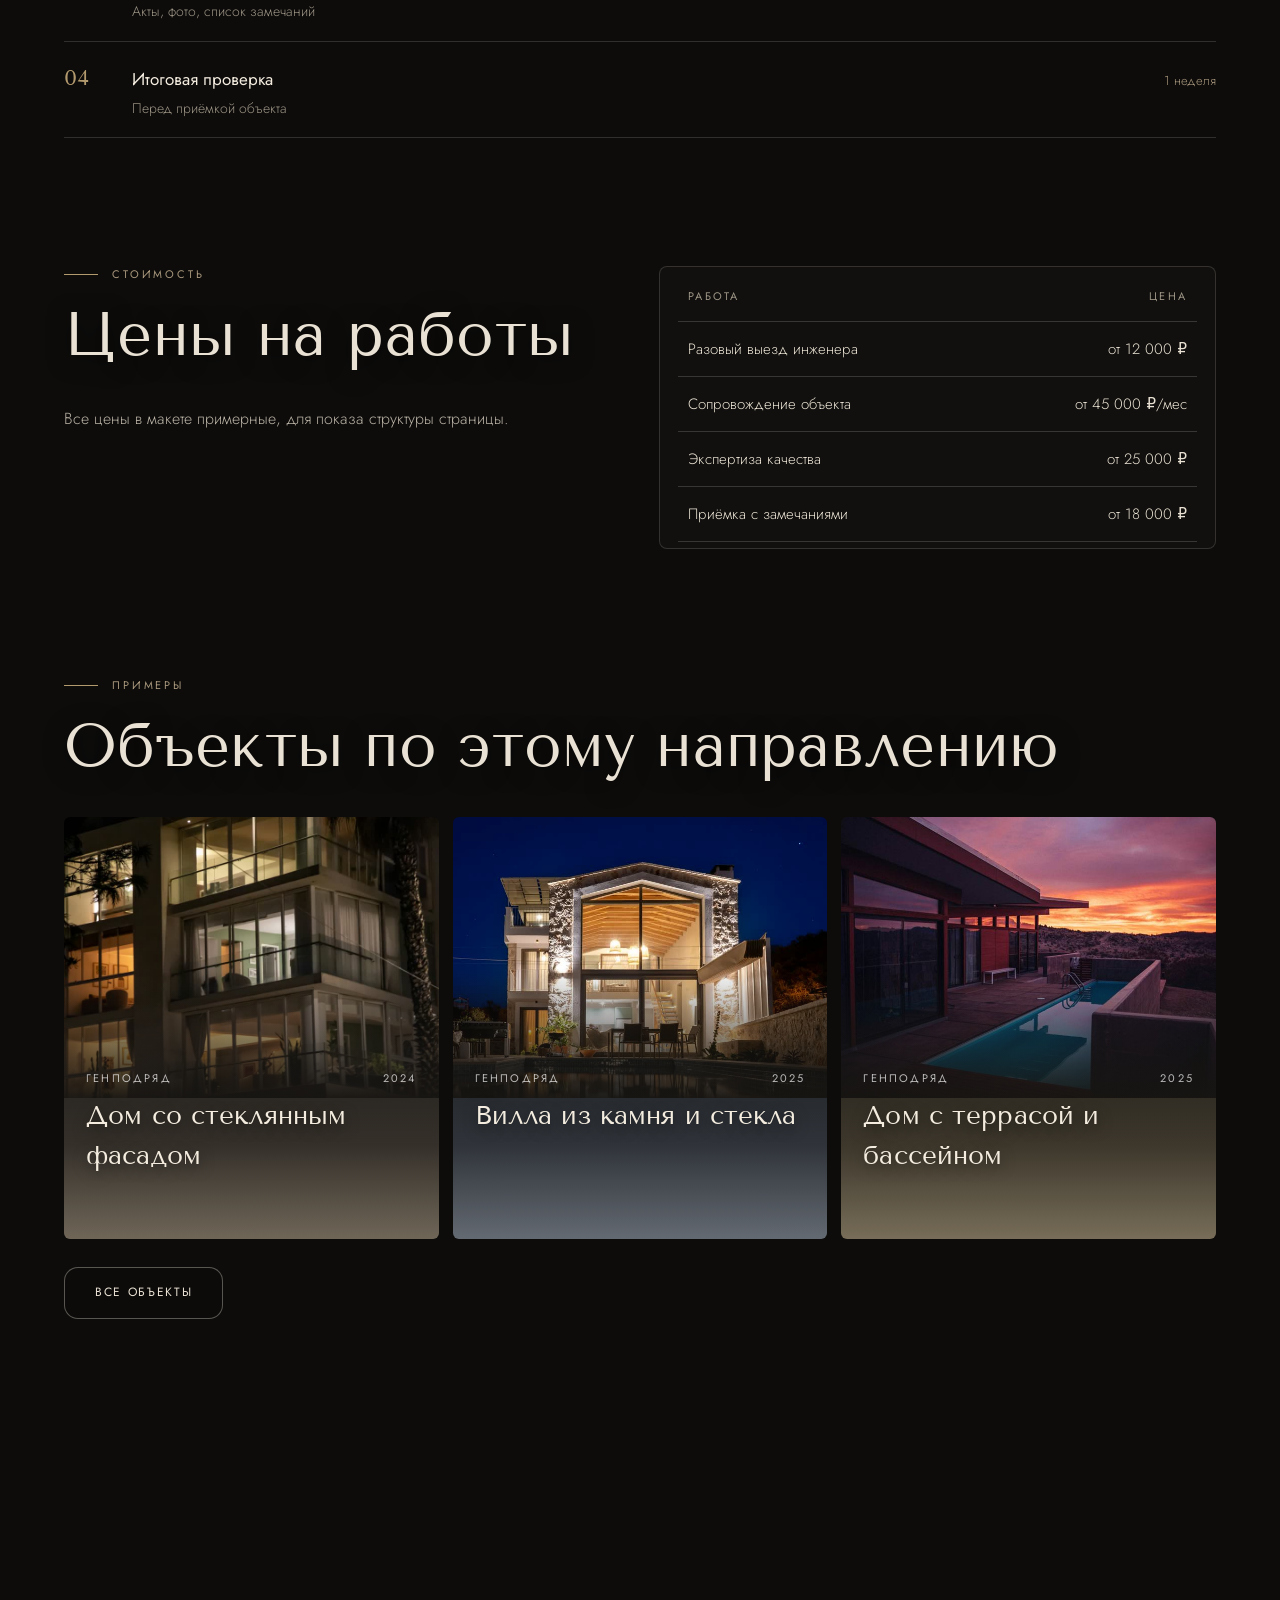
<file: usluga-tehnadzor.html>
<!doctype html>
<html lang="ru"><head><meta charset="utf-8"><meta name="viewport" content="width=device-width,initial-scale=1">
<title>Технический надзор: Строй-группа (макет)</title><link rel="icon" href="data:,"><meta name="description" content="Независимая проверка стройки: смотрим скрытые работы, фиксируем замечания и добиваемся исправления до того, как их закроют стеной.">
<link rel="preload" href="fonts-TenorSans-400-cyrillic.woff2" as="font" type="font/woff2" crossorigin><link rel="preload" href="fonts-Jost-cyrillic.woff2" as="font" type="font/woff2" crossorigin><link rel="stylesheet" href="fonts.css?v=1">
<link rel="stylesheet" href="styles.css?v=17"><link rel="stylesheet" href="quiet.css?v=17"><link rel="stylesheet" href="blend.css?v=21"><link rel="stylesheet" href="perf.css?v=23"><link rel="stylesheet" href="menu.css?v=24"><link rel="stylesheet" href="big.css?v=3"><noscript><style>h1,h2{visibility:visible}.hero2 .heroText p,.fu{opacity:1!important;transform:none!important}</style></noscript></head><body>
<header><a class="logo" href="index.html">Строй·Группа</a>
<nav class="main"><a href="index.html">Главная</a><div class="dd"><a href="usluga-monolit.html" class="on">Услуги</a><div class="ddm"><a href="usluga-monolit.html">Монолитное строительство</a><a href="usluga-proektirovanie.html">Проектирование</a><a href="usluga-generalnyj-podryad.html">Генподряд под ключ</a><a href="usluga-tehnadzor.html">Технический надзор</a><a href="usluga-nedvizhimost.html">Недвижимость</a></div></div><a href="portfolio.html">Объекты</a><a href="about.html">О компании</a><a href="contacts.html">Контакты</a></nav>
<span class="mock">учебный макет</span><button class="burger" type="button" aria-label="Меню" onclick="document.body.classList.toggle('mo')"><span></span><span></span></button></header>
<nav class="mmenu"><a href="index.html">Главная</a><div class="gh">Услуги</div><a class="sm" href="usluga-monolit.html">Монолитное строительство</a><a class="sm" href="usluga-proektirovanie.html">Проектирование</a><a class="sm" href="usluga-generalnyj-podryad.html">Генподряд под ключ</a><a class="sm" href="usluga-tehnadzor.html">Технический надзор</a><a class="sm" href="usluga-nedvizhimost.html">Недвижимость</a><a href="portfolio.html">Объекты</a><a href="about.html">О компании</a><a href="contacts.html">Контакты</a><a class="cta2" href="contacts.html#form">Оставить заявку</a></nav>
<div class="pagehero"><img src="img-x1.jpg" alt=""><div class="in"><div class="crumbs"><a href="index.html">Главная</a> / <a href="index.html#svc">Услуги</a> / Технический надзор</div><div class="tagm" style="margin-bottom:16px">Услуги</div><h1>Технический надзор</h1></div></div>
<section class="s"><div class="grid2 w"><div><div class="lab tagm">Что входит</div><h2>Состав работ</h2><p class="sub" style="margin:18px 0 26px">Независимая проверка стройки: смотрим скрытые работы, фиксируем замечания и добиваемся исправления до того, как их закроют стеной.</p><ul class="chk"><li>Входной контроль материалов</li><li>Проверка скрытых работ до закрытия</li><li>Акты, фотофиксация, журнал замечаний</li><li>Проверка смет и актов выполненных работ</li><li>Ежемесячный отчёт заказчику</li><li>Консультации по спорным вопросам</li></ul></div>
 <div class="cbox" style="align-self:start"><div class="tagm" style="margin-bottom:10px">Ориентир по цене</div><div style="font-family:'Tenor Sans',serif;font-size:clamp(28px,3.4vw,44px);color:#f3ecdf;line-height:1.1;margin-bottom:12px">от 45 000 ₽/мес</div><p class="note" style="margin:0 0 22px">Пример. Точную смету считаем бесплатно после знакомства с задачей.</p><a class="btn" href="#form">Рассчитать стоимость</a></div></div></section>

<section class="s"><div class="lab tagm">Порядок работы</div><h2>Как это происходит</h2><ol class="stp" style="margin-top:30px"><li><div><b>Знакомство с объектом</b><small>Изучаем проект и договор</small></div><em>3–5 дней</em></li><li><div><b>Регулярные выезды</b><small>По графику и по запросу перед закрытием работ</small></div><em>постоянно</em></li><li><div><b>Отчётность</b><small>Акты, фото, список замечаний</small></div><em>раз в месяц</em></li><li><div><b>Итоговая проверка</b><small>Перед приёмкой объекта</small></div><em>1 неделя</em></li></ol></section>

<section class="s"><div class="grid2"><div><div class="lab tagm">Стоимость</div><h2>Цены на работы</h2><p class="sub" style="margin-top:18px">Все цены в макете примерные, для показа структуры страницы.</p></div>
 <div class="tbl"><table><tr><th>Работа</th><th>Цена</th></tr><tr><td>Разовый выезд инженера</td><td>от 12 000 ₽</td></tr><tr><td>Сопровождение объекта</td><td>от 45 000 ₽/мес</td></tr><tr><td>Экспертиза качества</td><td>от 25 000 ₽</td></tr><tr><td>Приёмка с замечаниями</td><td>от 18 000 ₽</td></tr></table></div></div></section>

<section class="s"><div class="lab tagm">Примеры</div><h2>Объекты по этому направлению</h2><div class="cards" id="ex" data-type="gen" style="margin-top:34px"><a class="card" href="object.html?id=dom-steklo" data-c="gen" data-s="Сдан"><div class="ph"><img loading="lazy" decoding="async" src="img-s-p03.jpg" alt="Дом со стеклянным фасадом"></div><div class="in"><div class="meta"><span>Генподряд</span><span>2024</span></div><h3>Дом со стеклянным фасадом</h3></div></a><a class="card" href="object.html?id=villa-kamen" data-c="gen" data-s="Сдан"><div class="ph"><img loading="lazy" decoding="async" src="img-s-p04.jpg" alt="Вилла из камня и стекла"></div><div class="in"><div class="meta"><span>Генподряд</span><span>2025</span></div><h3>Вилла из камня и стекла</h3></div></a><a class="card" href="object.html?id=dom-terrasa" data-c="gen" data-s="Сдан"><div class="ph"><img loading="lazy" decoding="async" src="img-s-q06.jpg" alt="Дом с террасой и бассейном"></div><div class="in"><div class="meta"><span>Генподряд</span><span>2025</span></div><h3>Дом с террасой и бассейном</h3></div></a></div>
 <p style="margin-top:28px"><a class="btn ghost" href="portfolio.html">Все объекты</a></p></section>

<section class="s"><div class="grid2 w"><div><div class="lab tagm">Вопросы</div><h2>Ответы по услуге</h2></div><div><details class="q"><summary>Нужен ли надзор, если есть подрядчик?</summary><p>Да. Надзор работает на вас, а не на подрядчика, и видит то, что потом закроют отделкой.</p></details><details class="q"><summary>Можно ли пригласить вас в середине стройки?</summary><p>Можно: сначала проверим, что уже сделано, потом ведём остальное.</p></details><div style="margin-top:34px"><div class="tagm" style="margin-bottom:6px">Другие услуги</div><a href="usluga-monolit.html" style="display:block;padding:10px 0;border-bottom:1px solid var(--line);text-decoration:none">Монолитное строительство <span style="color:#a8977c;float:right">от 24 000 ₽/м²</span></a><a href="usluga-proektirovanie.html" style="display:block;padding:10px 0;border-bottom:1px solid var(--line);text-decoration:none">Проектирование <span style="color:#a8977c;float:right">от 1 800 ₽/м²</span></a><a href="usluga-generalnyj-podryad.html" style="display:block;padding:10px 0;border-bottom:1px solid var(--line);text-decoration:none">Генподряд под ключ <span style="color:#a8977c;float:right">от 62 000 ₽/м²</span></a><a href="usluga-nedvizhimost.html" style="display:block;padding:10px 0;border-bottom:1px solid var(--line);text-decoration:none">Недвижимость <span style="color:#a8977c;float:right">от 1,5% от сделки</span></a></div></div></div></section>
<section class="s" id="form"><div class="grid2"><div><div class="lab tagm">Заявка</div><h2>Расскажите о задаче, посчитаем стоимость</h2><p class="sub" style="margin-top:20px">Ответим в рабочее время в течение часа. Заявка приходит нам в Telegram и на почту.</p></div><div class="cbox"><form class="lead" novalidate>
 <div class="row2"><input name="name" placeholder="Имя" autocomplete="name"><input name="phone" placeholder="Телефон" type="tel" autocomplete="tel"></div>
 <select name="service"><option value="">Что вас интересует</option><option>Монолитное строительство</option><option>Проектирование</option><option>Генподряд под ключ</option><option>Технический надзор</option><option>Недвижимость</option></select><textarea name="task" rows="3" placeholder="Коротко о задаче: что строим, где, какая площадь"></textarea>
 <input class="hp" name="site" tabindex="-1" autocomplete="off" aria-hidden="true">
 <label class="ck"><input type="checkbox" name="agree"><span>Согласен на обработку персональных данных [ссылка на политику]</span></label>
 <button class="btn" style="justify-self:start;margin-top:6px">Отправить заявку</button><div class="msg" role="status"></div></form></div></div></section><footer><div class="cols">
 <div><b>Строй·Группа</b>Монолитное строительство, проектирование, генподряд, недвижимость.<br><br>Учебный макет DEVELOV. Названия, цены, цифры и данные выдуманы, это пример для показа, а не сайт реальной компании.</div>
 <div><b>Услуги</b><a href="usluga-monolit.html">Монолитное строительство</a><br><a href="usluga-proektirovanie.html">Проектирование</a><br><a href="usluga-generalnyj-podryad.html">Генподряд под ключ</a><br><a href="usluga-tehnadzor.html">Технический надзор</a><br><a href="usluga-nedvizhimost.html">Недвижимость</a></div>
 <div><b>Компания</b><a href="portfolio.html">Объекты</a><br><a href="about.html">О компании</a><br><a href="contacts.html">Контакты</a><br><a href="admin.html">Админка (демо)</a></div>
 <div><b>Контакты</b>[телефон]<br>[почта]<br>[адрес офиса]<br><br>Фото: Unsplash (авторы указаны в данных макета).<br>3D-анимация: DEVELOV.</div>
</div></footer>
<nav id="bar2"><a href="contacts.html#form">Заявка</a><a href="tel:+70000000000">Позвонить</a><a href="#">Telegram</a></nav>
<script>window.TYPES={"mono": "Монолит", "proj": "Проектирование", "gen": "Генподряд", "real": "Недвижимость"};window.LEAD_ENDPOINT="";</script>
<script src="data.js?v=1"></script><script src="big.js?v=1"></script><script src="reveal.js?v=17"></script></body></html>
</file>
<file: fonts.css>
@font-face{font-family:'Jost';font-style:normal;font-weight:200 500;font-display:swap;src:url(fonts-Jost-cyrillic.woff2) format('woff2');unicode-range:U+0301, U+0400-045F, U+0490-0491, U+04B0-04B1, U+2116}
@font-face{font-family:'Jost';font-style:normal;font-weight:200 500;font-display:swap;src:url(fonts-Jost-latin.woff2) format('woff2');unicode-range:U+0000-00FF, U+0131, U+0152-0153, U+02BB-02BC, U+02C6, U+02DA, U+02DC, U+0304, U+0308, U+0329, U+2000-206F, U+20AC, U+2122, U+2191, U+2193, U+2212, U+2215, U+FEFF, U+FFFD}
@font-face{font-family:'Tenor Sans';font-style:normal;font-weight:400;font-display:swap;src:url(fonts-TenorSans-400-cyrillic.woff2) format('woff2');unicode-range:U+0301, U+0400-045F, U+0490-0491, U+04B0-04B1, U+2116}
@font-face{font-family:'Tenor Sans';font-style:normal;font-weight:400;font-display:swap;src:url(fonts-TenorSans-400-latin.woff2) format('woff2');unicode-range:U+0000-00FF, U+0131, U+0152-0153, U+02BB-02BC, U+02C6, U+02DA, U+02DC, U+0304, U+0308, U+0329, U+2000-206F, U+20AC, U+2122, U+2191, U+2193, U+2212, U+2215, U+FEFF, U+FFFD}
</file>
<file: styles.css>
:root{--bg:#0a0a0b;--bg2:#111113;--bg3:#17171a;--tx:#e9e8e5;--mut:#8f8e8a;--line:rgba(255,255,255,.12);--line2:rgba(255,255,255,.22);--acc:#e8c9a0}
*{box-sizing:border-box}
html{-webkit-text-size-adjust:100%;scroll-behavior:smooth}
body{margin:0;background:var(--bg);color:var(--tx);font-family:"Manrope",system-ui,Arial,sans-serif;font-weight:300;line-height:1.6;overflow-x:hidden}
a{color:inherit}
img{display:block;max-width:100%}
.grain::after,.gr::after{content:"";position:absolute;inset:0;pointer-events:none;opacity:.14;mix-blend-mode:overlay;background-image:url("data:image/svg+xml;utf8,<svg xmlns='http://www.w3.org/2000/svg' width='220' height='220'><filter id='n'><feTurbulence type='fractalNoise' baseFrequency='.9' numOctaves='2' stitchTiles='stitch'/></filter><rect width='100%' height='100%' filter='url(%23n)'/></svg>")}
/* шапка */
header{position:fixed;top:0;left:0;right:0;z-index:50;display:flex;justify-content:space-between;align-items:center;padding:16px clamp(16px,3vw,44px);background:linear-gradient(180deg,rgba(10,10,11,.85),rgba(10,10,11,0))}
.logo{font-weight:500;letter-spacing:.14em;font-size:13px;text-transform:uppercase;text-decoration:none}
nav.main{display:flex;gap:30px;font-size:13px;letter-spacing:.06em}
nav.main a{text-decoration:none;color:var(--mut);transition:.25s}nav.main a:hover,nav.main a.on{color:var(--tx)}
.btn{display:inline-block;background:var(--tx);color:#0a0a0b;border:1px solid var(--tx);padding:13px 24px;border-radius:2px;font:inherit;font-weight:500;font-size:14px;text-decoration:none;cursor:pointer;transition:.25s}
.btn:hover{background:transparent;color:var(--tx)}
.btn.ghost{background:transparent;color:var(--tx);border-color:var(--line2)}.btn.ghost:hover{border-color:var(--tx)}
.badge{display:inline-block;font-size:11px;letter-spacing:.16em;text-transform:uppercase;border:1px solid var(--line2);padding:5px 11px;color:var(--mut)}
.tagm{font-size:11px;letter-spacing:.22em;text-transform:uppercase;color:var(--mut)}
.mock{font-size:10px;letter-spacing:.16em;text-transform:uppercase;border:1px solid var(--acc);color:var(--acc);padding:3px 9px}
/* заголовки */
h1,h2{font-weight:200;letter-spacing:-.02em;line-height:1.04;margin:0}
h1{font-size:clamp(38px,7.2vw,104px)}
h2{font-size:clamp(30px,5vw,68px)}
h3{font-weight:400;font-size:20px;margin:0 0 6px}
.sub{color:var(--mut);max-width:36em}
section.s{padding:clamp(70px,11vw,140px) clamp(16px,5vw,80px);max-width:1360px;margin:0 auto;position:relative}
.lab{display:flex;gap:14px;align-items:center;margin-bottom:26px}
.lab::before{content:"";width:34px;height:1px;background:var(--mut)}
/* первый экран главной */
#hero{height:560vh;position:relative}
.stick{position:sticky;top:0;height:100vh;height:100dvh;overflow:hidden;background:#050506}
#cv{position:absolute;inset:0;width:100%;height:100%;display:block}
.shade{position:absolute;inset:0;background:radial-gradient(120% 90% at 50% 40%,transparent 40%,rgba(5,5,6,.75)),linear-gradient(180deg,rgba(5,5,6,.6),transparent 28%,transparent 60%,rgba(5,5,6,.85))}
.heroText{position:absolute;left:clamp(16px,5vw,80px);right:clamp(16px,5vw,80px);top:clamp(96px,16vh,170px);max-width:900px;transition:opacity .2s}
.heroText h1{margin:18px 0 20px}
.heroText p{color:#c9c8c4;max-width:30em;margin:0 0 26px;font-size:clamp(14px,1.5vw,18px)}
.heroText .row{display:flex;gap:12px;flex-wrap:wrap}
.stage{position:absolute;right:clamp(16px,5vw,80px);bottom:clamp(76px,12vh,120px);text-align:right}
.stage .n{font-weight:200;font-size:clamp(40px,7vw,100px);line-height:1;letter-spacing:-.03em}
.stage .t{font-size:11px;letter-spacing:.24em;text-transform:uppercase;color:var(--acc);margin-top:8px;min-height:1.4em}
.bar{position:absolute;left:0;bottom:0;height:2px;background:var(--acc);width:0}
.scroll{position:absolute;left:clamp(16px,5vw,80px);bottom:clamp(30px,6vh,60px);font-size:11px;letter-spacing:.3em;color:#bbb;text-transform:uppercase}
/* полоса-картинка */
.band{position:relative;height:min(82vh,760px);overflow:hidden;background:#050506}
.band img{position:absolute;left:0;top:-12%;width:100%;height:124%;object-fit:cover;filter:grayscale(.15) contrast(1.04) brightness(.9);will-change:transform}
.band::after{content:"";position:absolute;inset:0;background:linear-gradient(180deg,rgba(10,10,11,.9),rgba(10,10,11,.1) 28%,rgba(10,10,11,.1) 60%,rgba(10,10,11,.92))}
.band .in{position:absolute;z-index:2;left:clamp(16px,5vw,80px);right:clamp(16px,5vw,80px);bottom:clamp(30px,6vw,70px)}
.band .in h2{max-width:14em}
/* карточки */
.cards{display:grid;grid-template-columns:repeat(auto-fill,minmax(min(100%,340px),1fr));gap:18px}
.card{position:relative;border:1px solid var(--line);background:var(--bg2);overflow:hidden}
.card .ph{aspect-ratio:4/3;overflow:hidden;position:relative}
.card .ph img{width:100%;height:100%;object-fit:cover;filter:grayscale(.1) brightness(.92);transition:transform 1s ease,filter .5s}
.card:hover .ph img{transform:scale(1.05);filter:none}
.card .in{padding:18px 20px 22px}
.card .meta{display:flex;justify-content:space-between;gap:10px;font-size:11px;letter-spacing:.2em;text-transform:uppercase;color:var(--mut);margin-bottom:8px}
.card .price{color:var(--tx);margin-top:10px}
.show-no{display:none}
.chips{display:flex;gap:10px;flex-wrap:wrap;margin-bottom:28px}
.chips button{background:transparent;color:var(--tx);border:1px solid var(--line2);padding:10px 18px;font:inherit;font-size:13px;cursor:pointer;transition:.25s}
.chips button.on,.chips button:hover{background:var(--tx);color:#0a0a0b;border-color:var(--tx)}
/* стеклянные панели */
.glass{background:linear-gradient(160deg,rgba(255,255,255,.08),rgba(255,255,255,.02));border:1px solid var(--line);border-radius:14px;padding:26px;backdrop-filter:blur(14px)}
.kv{display:flex;justify-content:space-between;gap:16px;padding:13px 0;border-bottom:1px solid var(--line);font-size:14px}
.kv:last-child{border:0}.kv span{color:var(--mut)}
.split{display:grid;gap:30px;grid-template-columns:1fr}
@media(min-width:900px){.split{grid-template-columns:1fr 1fr;gap:56px;align-items:center}.split.a{grid-template-columns:1.15fr .85fr}}
.panel{aspect-ratio:4/5;position:relative;overflow:hidden;background:radial-gradient(90% 70% at 70% 20%,#b9b8b4 0%,#4b4a47 38%,#111112 80%)}
.panel img{position:absolute;inset:0;width:100%;height:100%;object-fit:cover}
/* список услуг */
.rows a,.rows div.r{display:grid;grid-template-columns:1fr;gap:10px;padding:clamp(22px,3vw,38px) 0;border-top:1px solid var(--line);text-decoration:none}
@media(min-width:800px){.rows a,.rows div.r{grid-template-columns:.9fr 1.3fr .8fr;align-items:center;gap:40px}}
.rows>:last-child{border-bottom:1px solid var(--line)}
.rows h3{font-weight:200;font-size:clamp(22px,2.8vw,38px);letter-spacing:-.01em;margin:0}
.rows p{margin:0;color:var(--mut)}
.rows .pr{font-weight:400;font-size:clamp(18px,2vw,26px);white-space:nowrap}
.rows .pr small{display:block;color:var(--mut);font-weight:300;font-size:12px;margin-top:2px}
table{width:100%;border-collapse:collapse;font-size:15px}
th,td{padding:15px 10px;border-bottom:1px solid var(--line);text-align:left}
th{font-weight:400;color:var(--mut);font-size:11px;letter-spacing:.2em;text-transform:uppercase}
/* форма */
form{display:grid;gap:12px}
input,textarea,select{width:100%;background:transparent;border:0;border-bottom:1px solid var(--line2);padding:14px 2px;color:var(--tx);font:inherit;font-size:16px;outline:none;border-radius:0}
input:focus,textarea:focus{border-color:var(--acc)}
footer{border-top:1px solid var(--line);padding:50px clamp(16px,5vw,80px) 120px;color:var(--mut);font-size:13px}
footer .cols{max-width:1360px;margin:0 auto;display:grid;gap:30px;grid-template-columns:1fr}
@media(min-width:800px){footer .cols{grid-template-columns:1.4fr 1fr 1fr}}
footer b{color:var(--tx);font-weight:400;display:block;margin-bottom:8px}
#bar2{position:fixed;left:0;right:0;bottom:0;z-index:60;display:none;gap:8px;padding:10px;background:rgba(10,10,11,.92);backdrop-filter:blur(10px)}
#bar2 a{flex:1;text-align:center;padding:13px 6px;border:1px solid var(--line2);text-decoration:none;font-size:13px}
#bar2 a:first-child{background:var(--tx);color:#0a0a0b;border-color:var(--tx);font-weight:500}
.pagehero{position:relative;min-height:62vh;display:flex;align-items:flex-end;overflow:hidden}
.pagehero img{position:absolute;inset:0;width:100%;height:100%;object-fit:cover;filter:brightness(.55) grayscale(.2)}
.pagehero::after{content:"";position:absolute;inset:0;background:linear-gradient(180deg,rgba(10,10,11,.7),transparent 35%,rgba(10,10,11,.95))}
.pagehero .in{position:relative;z-index:2;padding:clamp(100px,16vh,150px) clamp(16px,5vw,80px) clamp(40px,6vw,70px);max-width:1360px;margin:0 auto;width:100%}
@media(max-width:800px){nav.main{display:none}#bar2{display:flex}.heroText{top:92px}.stage{bottom:130px}.scroll{display:none}}
@media(prefers-reduced-motion:reduce){#hero{height:100vh}}
/* мобильная правка: таблица не должна расширять страницу */
.glass{overflow-x:auto}
@media(max-width:800px){th,td{padding:12px 6px;font-size:13px}table{table-layout:fixed}td:first-child,th:first-child{width:26%}.rows .pr{white-space:normal}}

/* ===== v5: плотные проработанные рамки ===== */
:root{--b1:rgba(255,255,255,.16);--b2:rgba(255,255,255,.34)}
/* карточки: паспарту + градиентная рамка + тень */
.card{border:0;border-radius:6px;background:linear-gradient(165deg,#17181b 0%,#0f1012 100%);padding:10px;box-shadow:0 1px 0 rgba(255,255,255,.10) inset,0 0 0 1px rgba(255,255,255,.09),0 40px 70px -35px rgba(0,0,0,.9);transition:box-shadow .35s,transform .35s}
.card:hover{transform:translateY(-4px);box-shadow:0 1px 0 rgba(255,255,255,.18) inset,0 0 0 1px rgba(232,201,160,.45),0 50px 80px -30px rgba(0,0,0,.95)}
.card .ph{border-radius:3px;box-shadow:0 0 0 1px rgba(255,255,255,.14)}
.card .in{padding:16px 10px 12px}
.card::before,.card::after{content:"";position:absolute;width:14px;height:14px;border:1.5px solid var(--acc);opacity:.75;pointer-events:none;z-index:3}
.card::before{left:4px;top:4px;border-right:0;border-bottom:0}
.card::after{right:4px;bottom:4px;border-left:0;border-top:0}
/* стеклянные панели: двойная рамка и блик */
.glass{border:0;border-radius:10px;background:linear-gradient(160deg,rgba(255,255,255,.10),rgba(255,255,255,.025) 60%);box-shadow:0 1px 0 rgba(255,255,255,.22) inset,0 0 0 1px rgba(255,255,255,.12),0 0 0 7px rgba(255,255,255,.025),0 40px 80px -40px rgba(0,0,0,.95);backdrop-filter:blur(18px)}
.panel{border-radius:8px;box-shadow:0 0 0 1px rgba(255,255,255,.16),0 0 0 9px rgba(255,255,255,.03),0 0 0 10px rgba(255,255,255,.10),0 40px 70px -35px rgba(0,0,0,.95)}
/* кнопки */
.btn{border:1.5px solid var(--tx);border-radius:3px;padding:15px 30px;letter-spacing:.08em;text-transform:uppercase;font-size:12.5px;font-weight:600;box-shadow:0 14px 30px -14px rgba(255,255,255,.35)}
.btn:hover{background:transparent;color:var(--tx);box-shadow:0 0 0 4px rgba(255,255,255,.07)}
.btn.ghost{background:rgba(255,255,255,.04);border:1.5px solid var(--b2);box-shadow:none;backdrop-filter:blur(6px)}
.btn.ghost:hover{border-color:var(--tx);background:rgba(255,255,255,.1)}
.badge{border:1.5px solid var(--b2);padding:7px 14px;background:rgba(255,255,255,.04);backdrop-filter:blur(6px);color:var(--tx)}
.mock{border-width:1.5px;padding:5px 11px;background:rgba(232,201,160,.08)}
/* фильтры */
.chips button{border:1.5px solid var(--b1);padding:12px 22px;background:rgba(255,255,255,.03);border-radius:3px;font-weight:500;letter-spacing:.04em}
.chips button.on,.chips button:hover{background:var(--tx);color:#0a0a0b;border-color:var(--tx);box-shadow:0 12px 28px -12px rgba(255,255,255,.4)}
/* поля формы в рамке */
input,textarea{background:rgba(255,255,255,.04);border:1.5px solid var(--b1);border-radius:4px;padding:15px 16px;box-shadow:0 1px 0 rgba(255,255,255,.06) inset}
input:focus,textarea:focus{border-color:var(--acc);box-shadow:0 0 0 4px rgba(232,201,160,.14)}
/* линии списков и таблиц: градиентные, чуть толще */
.rows a,.rows div.r{border-top:1.5px solid transparent;border-image:linear-gradient(90deg,rgba(255,255,255,.34),rgba(255,255,255,.06)) 1}
.rows>:last-child{border-bottom:1.5px solid rgba(255,255,255,.14)}
th,td{border-bottom:1px solid rgba(255,255,255,.16)}
th{background:rgba(255,255,255,.04)}
.kv{border-bottom:1px solid rgba(255,255,255,.16)}
/* картинки-полосы и первый экран: рамка-видоискатель с угловыми метками */
.band .in::before,.pagehero .in::before{content:"";position:absolute}
.band::before,.pagehero::before,.stick::before{content:"";position:absolute;inset:16px;border:1px solid rgba(255,255,255,.22);pointer-events:none;z-index:4;
 background:linear-gradient(var(--acc),var(--acc)) left top/22px 2px no-repeat,linear-gradient(var(--acc),var(--acc)) left top/2px 22px no-repeat,
 linear-gradient(var(--acc),var(--acc)) right top/22px 2px no-repeat,linear-gradient(var(--acc),var(--acc)) right top/2px 22px no-repeat,
 linear-gradient(var(--acc),var(--acc)) left bottom/22px 2px no-repeat,linear-gradient(var(--acc),var(--acc)) left bottom/2px 22px no-repeat,
 linear-gradient(var(--acc),var(--acc)) right bottom/22px 2px no-repeat,linear-gradient(var(--acc),var(--acc)) right bottom/2px 22px no-repeat}
.stick::before{inset:12px}
.band img{filter:grayscale(.15) contrast(1.06) brightness(.9)}
footer{border-top:1.5px solid rgba(255,255,255,.14)}
header{background:linear-gradient(180deg,rgba(10,10,11,.92),rgba(10,10,11,0))}
@media(max-width:800px){.band::before,.pagehero::before{inset:10px}.stick::before{inset:8px}.card{padding:8px}}

/* ===== v6: стеклянные карточки со свечением (как в референсе) ===== */
.gcs{display:grid;gap:18px;grid-template-columns:repeat(auto-fit,minmax(min(100%,300px),1fr))}
.gc{position:relative;display:flex;flex-direction:column;min-height:340px;padding:28px 26px 26px;border-radius:28px;overflow:hidden;text-decoration:none;color:var(--tx);isolation:isolate;
 box-shadow:0 0 0 1.5px rgba(255,255,255,.22) inset,0 1px 0 rgba(255,255,255,.4) inset,0 40px 70px -35px rgba(0,0,0,.95);transition:transform .4s,box-shadow .4s}
.gc::before{content:"";position:absolute;inset:0;z-index:-1;background:var(--g)}
.gc::after{content:"";position:absolute;inset:0;z-index:-1;border-radius:28px;background:radial-gradient(120% 60% at 50% -10%,rgba(255,255,255,.14),transparent 60%);pointer-events:none}
.gc:hover{transform:translateY(-6px);box-shadow:0 0 0 1.5px rgba(255,255,255,.4) inset,0 1px 0 rgba(255,255,255,.55) inset,0 50px 80px -30px rgba(0,0,0,.95)}
.gc .ic{width:48px;height:48px;border-radius:14px;background:rgba(8,9,12,.78);box-shadow:0 0 0 1px rgba(255,255,255,.14) inset,0 10px 24px -10px rgba(0,0,0,.8);display:flex;align-items:center;justify-content:center;margin-bottom:22px}
.gc .ic svg{width:22px;height:22px;stroke:#fff;fill:none;stroke-width:1.7;stroke-linecap:round;stroke-linejoin:round}
.gc h3{font-weight:600;font-size:22px;letter-spacing:-.01em;margin:0 0 10px;color:#fff}
.gc p{margin:0;color:rgba(255,255,255,.62);font-size:15px;max-width:19em}
.gc .pr{margin-top:auto;padding-top:26px;font-weight:600;font-size:16px;color:#fff}
.gc .pr small{display:block;color:rgba(255,255,255,.55);font-weight:300;font-size:12px}
.gc .go{margin-top:8px;font-weight:600;font-size:14px;color:#fff}
.gc.a{--g:linear-gradient(180deg,#20120d 0%,#2a140c 30%,#b53a1b 78%,#f0cf62 100%)}
.gc.b{--g:linear-gradient(180deg,#0a0f1c 0%,#0f1a33 30%,#3453b3 78%,#cfe2ff 100%)}
.gc.c{--g:linear-gradient(180deg,#09120f 0%,#0c1a14 30%,#1fae57 78%,#d6ffe6 100%)}
.gc.d{--g:linear-gradient(180deg,#101114 0%,#1a1c21 30%,#6a6e79 78%,#eef0f5 100%)}
.gc.e{--g:linear-gradient(180deg,#160c14 0%,#22101f 30%,#a33a7a 78%,#ffd0ea 100%)}
/* фото-карточки: те же большие скругления и мягкое стеклянное кольцо */
.card{border-radius:26px;padding:10px;background:linear-gradient(180deg,#16171a,#0e0f11);box-shadow:0 0 0 1.5px rgba(255,255,255,.14) inset,0 1px 0 rgba(255,255,255,.3) inset,0 40px 70px -35px rgba(0,0,0,.95)}
.card .ph{border-radius:18px;box-shadow:none}
.card::before,.card::after{display:none}
.card:hover{box-shadow:0 0 0 1.5px rgba(255,255,255,.34) inset,0 1px 0 rgba(255,255,255,.5) inset,0 50px 80px -30px rgba(0,0,0,.95)}
.glass{border-radius:26px}
.panel{border-radius:26px}
.btn,.btn.ghost{border-radius:14px}
.chips button{border-radius:14px}
input,textarea{border-radius:14px}
/* текст карточек выше свечения, чтобы читался */
.gc{padding-bottom:92px;min-height:390px}
.gc .go{margin-top:6px}

/* ===== v7: везде стеклянные рамки со свечением, палитра чёрный / графит / серый ===== */
:root{--r:28px;--ring:rgba(255,255,255,.2)}
/* карточки услуг: серые свечения вместо цветных */
.gc.a{--g:linear-gradient(180deg,#0c0c0e 0%,#151619 32%,#45474d 76%,#c8cad1 100%)}
.gc.b{--g:linear-gradient(180deg,#0a0b10 0%,#12151c 32%,#394051 76%,#b7bfd2 100%)}
.gc.c{--g:linear-gradient(180deg,#0b0b0b 0%,#171717 32%,#575759 76%,#efeff2 100%)}
.gc.d{--g:linear-gradient(180deg,#0e0d0c 0%,#1a1816 32%,#4b4640 76%,#cdc6bc 100%)}
.gc.e{--g:linear-gradient(180deg,#070708 0%,#0f0f11 32%,#2a2b2f 76%,#74767d 100%)}
/* фото-карточки: стеклянная рамка и серое свечение под подписью */
.card{position:relative;border-radius:var(--r);padding:10px 10px 0;overflow:hidden;isolation:isolate;
 background:linear-gradient(180deg,#0d0d0f 0%,#131416 55%,#2b2c30 100%);
 box-shadow:0 0 0 1.5px var(--ring) inset,0 1px 0 rgba(255,255,255,.38) inset,0 40px 70px -35px rgba(0,0,0,.95)}
.card::after{display:block;content:"";position:absolute;left:0;right:0;bottom:0;height:46%;z-index:-1;border:0;width:auto;opacity:1;background:linear-gradient(0deg,rgba(210,213,222,.30),transparent);pointer-events:none}
.card::before{display:none}
.card .ph{border-radius:20px;box-shadow:0 0 0 1px rgba(255,255,255,.12)}
.card .in{padding:18px 14px 22px}
.card:hover{transform:translateY(-5px);box-shadow:0 0 0 1.5px rgba(255,255,255,.38) inset,0 1px 0 rgba(255,255,255,.55) inset,0 50px 80px -30px rgba(0,0,0,.95)}
/* стеклянные панели, таблицы, формы */
.glass{position:relative;border-radius:var(--r);border:0;overflow:hidden;isolation:isolate;background:linear-gradient(180deg,#0e0e10 0%,#151619 58%,#303136 100%);
 box-shadow:0 0 0 1.5px var(--ring) inset,0 1px 0 rgba(255,255,255,.4) inset,0 40px 80px -40px rgba(0,0,0,.95)}
.glass::after{content:"";position:absolute;left:0;right:0;bottom:0;height:42%;z-index:-1;background:linear-gradient(0deg,rgba(210,213,222,.26),transparent);pointer-events:none}
.panel{border-radius:var(--r);box-shadow:0 0 0 1.5px var(--ring) inset,0 40px 70px -35px rgba(0,0,0,.95)}
.panel::before{content:"";position:absolute;inset:0;border-radius:var(--r);box-shadow:0 0 0 1.5px var(--ring) inset,0 1px 0 rgba(255,255,255,.4) inset;z-index:2;pointer-events:none}
/* картинки-полосы и шапки страниц: вписаны в скруглённую рамку со свечением */
.band,.pagehero{margin:clamp(10px,1.6vw,22px) clamp(10px,2vw,28px);border-radius:var(--r);box-shadow:0 40px 80px -40px rgba(0,0,0,.95)}
.band::before,.pagehero::before{inset:0;border:0;border-radius:var(--r);background:none;box-shadow:0 0 0 1.5px var(--ring) inset,0 1px 0 rgba(255,255,255,.4) inset;z-index:4}
.band::after,.pagehero::after{border-radius:var(--r)}
.pagehero{min-height:58vh}
.band .in,.pagehero .in{padding-left:clamp(22px,4vw,64px);padding-right:clamp(22px,4vw,64px)}
.band .in{left:clamp(22px,4vw,64px);right:clamp(22px,4vw,64px)}
/* первый экран: мягкое стеклянное кольцо вместо золотых уголков */
.stick::before{inset:12px;border:0;border-radius:var(--r);background:none;box-shadow:0 0 0 1.5px rgba(255,255,255,.16) inset,0 1px 0 rgba(255,255,255,.3) inset}
/* кнопки, плашки, фильтры: стекло и графит */
.btn{border:1.5px solid rgba(255,255,255,.9);border-radius:16px;box-shadow:0 1px 0 rgba(255,255,255,.7) inset,0 16px 30px -14px rgba(0,0,0,.8)}
.btn.ghost{background:linear-gradient(180deg,rgba(255,255,255,.1),rgba(255,255,255,.03));border:1.5px solid rgba(255,255,255,.3);box-shadow:0 1px 0 rgba(255,255,255,.3) inset}
.badge{border-radius:30px;border:1.5px solid rgba(255,255,255,.28);background:linear-gradient(180deg,rgba(255,255,255,.09),rgba(255,255,255,.02))}
.mock{border-radius:30px;border-width:1.5px}
.chips button{border-radius:16px;border:1.5px solid rgba(255,255,255,.2);background:linear-gradient(180deg,rgba(255,255,255,.07),rgba(255,255,255,.015));box-shadow:0 1px 0 rgba(255,255,255,.15) inset}
.chips button.on,.chips button:hover{background:var(--tx);color:#0a0a0b;border-color:var(--tx)}
input,textarea{border-radius:16px;border:1.5px solid rgba(255,255,255,.2);background:linear-gradient(180deg,rgba(255,255,255,.07),rgba(255,255,255,.02));box-shadow:0 1px 0 rgba(255,255,255,.14) inset}
#bar2{border-radius:24px 24px 0 0;border-top:1px solid rgba(255,255,255,.18)}
#bar2 a{border-radius:16px}
@media(max-width:800px){:root{--r:22px}.band,.pagehero{margin-left:8px;margin-right:8px}.stick::before{inset:8px}}

/* ===== v8: светлее карточки с фото как у карточек услуг + стеклянный 3D-шрифт ===== */
/* карточки с фото и этапы: яркое свечение снизу, текст над ним */
.card{--g:linear-gradient(180deg,#121316 0%,#1b1c20 34%,#585b64 76%,#d6d9e1 100%);background:var(--g);box-shadow:0 0 0 1.5px rgba(255,255,255,.26) inset,0 1px 0 rgba(255,255,255,.5) inset,0 40px 70px -35px rgba(0,0,0,.95)}
.card:nth-child(3n+2){--g:linear-gradient(180deg,#0e1016 0%,#161a24 34%,#434b60 76%,#c3cce0 100%)}
.card:nth-child(3n+3){--g:linear-gradient(180deg,#121110 0%,#1d1b19 34%,#57524c 76%,#dad3c8 100%)}
.card::after{display:none!important}
.card::before{display:none!important}
.card .in{padding:18px 14px 64px}
.card h3{color:#fff}
.card .meta{color:rgba(255,255,255,.7)}
.card .ph{box-shadow:0 0 0 1px rgba(255,255,255,.22)}
.card .ph img{filter:brightness(1.22) contrast(1.06) saturate(1.1)}
#process .card .ph img{filter:brightness(1.9) contrast(1.12)}
.card:hover .ph img{filter:brightness(1.3) contrast(1.06) saturate(1.15)}
/* картинки-полосы светлее */
.band img,.pagehero img{filter:brightness(1.12) contrast(1.05) saturate(1.05)}
.pagehero img{filter:brightness(.8) contrast(1.05)}
.band::after{background:linear-gradient(180deg,rgba(10,10,11,.6),rgba(10,10,11,0) 30%,rgba(10,10,11,0) 55%,rgba(10,10,11,.78))}
/* стеклянные панели светлее */
.glass{background:linear-gradient(180deg,#121316 0%,#1a1b1f 40%,#4d5058 100%)}
.glass::after{height:55%;background:linear-gradient(0deg,rgba(220,223,232,.34),transparent)}
.panel{background:radial-gradient(90% 70% at 70% 20%,#d0d0d0 0%,#6a6a6c 40%,#1a1a1c 82%)}
/* ===== стеклянный 3D-шрифт: хромовый блик, объём, тень ===== */
h1,h2,.logo,.stage .n,.big,.gc h3,.card h3,.rows h3,.lab,.pr,th{
 background-image:linear-gradient(180deg,#ffffff 0%,#f3f5fa 32%,#a5abb8 50%,#e9ecf3 52%,#bfc4d0 78%,#8d93a1 100%);
 -webkit-background-clip:text;background-clip:text;color:transparent;-webkit-text-fill-color:transparent;
 filter:drop-shadow(0 1px 0 rgba(255,255,255,.55)) drop-shadow(0 2px 0 rgba(70,74,84,.9)) drop-shadow(0 3px 0 rgba(48,51,59,.85)) drop-shadow(0 9px 12px rgba(0,0,0,.65));
}
h1,h2{font-weight:600;letter-spacing:-.025em}
h3,.gc h3,.card h3{font-weight:700}
.logo{font-weight:700}
.stage .n{font-weight:600}
.big{font-weight:600}
.gc h3,.card h3,.rows h3{filter:drop-shadow(0 1px 0 rgba(255,255,255,.45)) drop-shadow(0 2px 0 rgba(40,43,50,.9)) drop-shadow(0 6px 8px rgba(0,0,0,.55))}
.lab{filter:none;background-image:none;color:var(--mut);-webkit-text-fill-color:currentColor}
.pr,th{filter:drop-shadow(0 2px 0 rgba(40,43,50,.9)) drop-shadow(0 5px 6px rgba(0,0,0,.5))}
th{-webkit-text-fill-color:currentColor;color:var(--mut);background-image:none;filter:none}
.tagm{filter:none}
/* заголовки внутри карточек: белые с объёмной тенью (читаются на свечении) */
.gc h3,.card h3,.rows h3{background:none;-webkit-text-fill-color:#fff;color:#fff;filter:none;text-shadow:0 1px 0 rgba(255,255,255,.45),0 2px 0 rgba(28,30,36,.95),0 3px 0 rgba(20,22,26,.9),0 8px 12px rgba(0,0,0,.6)}
.card .in{padding:18px 14px 56px}

/* ===== v9: первый экран с фото + шрифт Forum в тёплой гамме ===== */
.hero2{position:relative;height:calc(100vh - 24px);height:calc(100dvh - 24px);min-height:560px;margin:12px clamp(10px,2vw,28px) 0;border-radius:var(--r);overflow:hidden;background:#050506;box-shadow:0 40px 80px -40px rgba(0,0,0,.95)}
.hero2>img{position:absolute;left:0;top:-8%;width:100%;height:116%;object-fit:cover;object-position:50% 40%;filter:brightness(1.06) contrast(1.05) saturate(1.08);will-change:transform}
.hero2::before{content:"";position:absolute;inset:0;border-radius:var(--r);box-shadow:0 0 0 1.5px rgba(255,255,255,.2) inset,0 1px 0 rgba(255,255,255,.4) inset;z-index:4;pointer-events:none}
.shade2{position:absolute;inset:0;z-index:1;background:linear-gradient(180deg,rgba(8,8,9,.62) 0%,rgba(8,8,9,.12) 34%,rgba(8,8,9,.18) 55%,rgba(8,8,9,.88) 100%)}
.hero2 .heroText{position:absolute;z-index:3;left:clamp(22px,4vw,64px);right:clamp(22px,4vw,64px);top:auto;bottom:clamp(60px,10vh,110px);max-width:960px;opacity:1!important}
.hero2 .scroll{position:absolute;z-index:3;left:clamp(22px,4vw,64px);bottom:clamp(22px,4vh,40px);font-size:11px;letter-spacing:.3em;color:#cfcfd2;text-transform:uppercase}
@media(max-width:800px){.hero2{margin-left:8px;margin-right:8px}.hero2 .heroText{bottom:90px}}
/* шрифт Forum: тонкие классические заглавные, тёплая шампань со стеклянным объёмом */
h1,h2,.logo,.big{font-family:"Forum","Cormorant Garamond",Georgia,serif;font-weight:400;text-transform:uppercase;letter-spacing:.035em;line-height:1.08}
h1{font-size:clamp(34px,6.2vw,96px)}
h2{font-size:clamp(28px,4.6vw,66px)}
.big{font-size:clamp(24px,4vw,52px);text-transform:none;letter-spacing:.01em}
.logo{font-size:15px;letter-spacing:.2em}
h1,h2,.logo,.big,.pr{
 background-image:linear-gradient(180deg,#fff6e3 0%,#f6dcb0 34%,#c99a5e 54%,#f1d3a3 56%,#d2a468 80%,#9b6f3a 100%);
 -webkit-background-clip:text;background-clip:text;color:transparent;-webkit-text-fill-color:transparent;
 filter:drop-shadow(0 1px 0 rgba(255,236,200,.5)) drop-shadow(0 2px 0 rgba(88,58,26,.9)) drop-shadow(0 3px 0 rgba(58,38,16,.85)) drop-shadow(0 9px 12px rgba(0,0,0,.65))}
.gc h3,.card h3,.rows h3,.stage .n{font-family:"Forum",Georgia,serif;font-weight:400;text-transform:uppercase;letter-spacing:.05em;font-size:22px}
.gc h3,.card h3,.rows h3{color:#fff4de;-webkit-text-fill-color:#fff4de;text-shadow:0 1px 0 rgba(255,236,200,.5),0 2px 0 rgba(70,46,20,.95),0 3px 0 rgba(48,30,12,.9),0 8px 12px rgba(0,0,0,.6)}
.rows h3{font-size:clamp(22px,2.8vw,38px)}
.tagm,.lab,.meta{color:#cdb48f}
.pr{font-family:"Forum",Georgia,serif;font-weight:400;font-size:20px}

/* ===== v10: стеклянный холодный шрифт (серебро-лёд) + анимация чтения слов ===== */
h1,h2,.logo,.big,.pr{
 background-image:linear-gradient(180deg,#ffffff 0%,#eef4fc 30%,#a9bad3 52%,#e6eefa 55%,#b6c6dd 80%,#8196b5 100%);
 filter:drop-shadow(0 1px 0 rgba(255,255,255,.55)) drop-shadow(0 2px 0 rgba(60,76,102,.9)) drop-shadow(0 3px 0 rgba(36,46,66,.85)) drop-shadow(0 9px 12px rgba(0,0,0,.65))}
.gc h3,.card h3,.rows h3{color:#f4f8ff;-webkit-text-fill-color:#f4f8ff;text-shadow:0 1px 0 rgba(255,255,255,.5),0 2px 0 rgba(40,52,74,.95),0 3px 0 rgba(26,34,50,.9),0 8px 12px rgba(0,0,0,.6)}
.tagm,.lab,.meta{color:#a9afba}
.mock{color:#dfe8f5;border-color:rgba(223,232,245,.7);background:rgba(223,232,245,.08)}
/* чтение слов: тусклые слова загораются по очереди, прочитанные светятся */
.rw{opacity:.2;transition:opacity .55s ease,filter .55s ease}
.rw.on{opacity:1;filter:drop-shadow(0 0 14px rgba(190,215,255,.55))}
p .rw.on,.sub .rw.on{filter:none;text-shadow:0 0 14px rgba(190,215,255,.4)}
@media(prefers-reduced-motion:reduce){.rw{opacity:1;transition:none}}

/* ===== v11: шрифт Nunito, рамка «рамка в рамке» с градиентом и бликом, плавное появление ===== */
body{font-family:"Nunito",system-ui,Arial,sans-serif;font-weight:400}
h1,h2,.big,.logo,.gc h3,.card h3,.rows h3,.pr,.stage .n,.heroText p,.sub{font-family:"Nunito",system-ui,Arial,sans-serif}
h1,h2,.big{text-transform:none;font-weight:400;letter-spacing:-.015em;line-height:1.08}
h1{font-size:clamp(34px,6.4vw,92px)}
h2{font-size:clamp(28px,4.8vw,64px)}
.logo{text-transform:uppercase;font-weight:600;letter-spacing:.2em;font-size:14px}
.gc h3,.card h3,.rows h3{text-transform:none;font-weight:600;letter-spacing:0;font-size:22px}
.pr{font-weight:600;font-size:18px}
.sub,.heroText p,p{font-weight:400}
/* рамка вокруг заголовка первого экрана: тёмное стекло, градиентный контур, двойной обод, блики по углам */
.hero2 .heroText{padding:clamp(24px,3.2vw,46px);border-radius:30px;background:linear-gradient(155deg,rgba(255,255,255,.14) 0%,rgba(255,255,255,.04) 45%,rgba(6,7,9,.55) 100%);backdrop-filter:blur(18px) saturate(1.2);-webkit-backdrop-filter:blur(18px) saturate(1.2);
 box-shadow:0 1px 0 rgba(255,255,255,.6) inset,0 0 0 1.5px rgba(255,255,255,.3) inset,0 0 0 8px rgba(255,255,255,.045),0 0 0 9.5px rgba(255,255,255,.2),0 40px 80px -30px rgba(0,0,0,.95);
 animation:heroIn 1.2s cubic-bezier(.2,.8,.2,1) .15s both}
.hero2 .heroText::before{content:"";position:absolute;inset:0;border-radius:30px;padding:1.5px;pointer-events:none;
 background:linear-gradient(135deg,rgba(255,255,255,.95) 0%,rgba(190,210,240,.55) 22%,rgba(255,255,255,.06) 52%,rgba(190,210,240,.5) 82%,rgba(255,255,255,.9) 100%);
 -webkit-mask:linear-gradient(#000 0 0) content-box,linear-gradient(#000 0 0);-webkit-mask-composite:xor;mask-composite:exclude}
.hero2 .heroText::after{content:"";position:absolute;inset:0;border-radius:30px;pointer-events:none;background:radial-gradient(60% 50% at 0% 0%,rgba(255,255,255,.22),transparent 60%),radial-gradient(50% 45% at 100% 100%,rgba(190,210,240,.2),transparent 60%)}
.hero2 .heroText .badge{margin-bottom:6px}
.hero2 .heroText>*{position:relative;z-index:1}
@keyframes heroIn{from{opacity:0;transform:translateY(34px) scale(.985);filter:blur(10px)}to{opacity:1;transform:none;filter:blur(0)}}
/* плавное появление слов на первом экране: из размытия, снизу вверх */
.rwh{opacity:0;display:inline-block;transform:translateY(18px);filter:blur(12px);transition:opacity 1.1s cubic-bezier(.2,.7,.2,1),transform 1.1s cubic-bezier(.2,.7,.2,1),filter 1.1s cubic-bezier(.2,.7,.2,1)}
.rwh.on{opacity:1;transform:none;filter:blur(0)}
@media(prefers-reduced-motion:reduce){.rwh{opacity:1;transform:none;filter:none;transition:none}.hero2 .heroText{animation:none}}
@media(max-width:800px){.hero2 .heroText{padding:22px;border-radius:24px}.hero2 .heroText::before,.hero2 .heroText::after{border-radius:24px}}
/* у каждого слова заголовка свой хромовый блик (одинаковый на всех строках) */
h1 .rw,h2 .rw,.big .rw{background-image:linear-gradient(180deg,#ffffff 0%,#eef4fc 30%,#a9bad3 52%,#e6eefa 55%,#b6c6dd 80%,#8196b5 100%);-webkit-background-clip:text;background-clip:text;-webkit-text-fill-color:transparent;color:transparent;padding-bottom:.08em}

/* ===== v13: элегантный шрифт (Cormorant Garamond + Jost), текст прямо на фото, анимация «из-под маски» ===== */
body{font-family:"Jost",system-ui,Arial,sans-serif;font-weight:300}
h1,h2,.big,.gc h3,.card h3,.rows h3,.stage .n{font-family:"Cormorant Garamond",Georgia,serif;text-transform:none}
h1,h2{font-weight:600;letter-spacing:-.01em;line-height:1.02}
h1{font-size:clamp(46px,8.4vw,132px)}
h2{font-size:clamp(34px,5.6vw,84px)}
.big{font-weight:500;font-size:clamp(28px,4.4vw,58px);line-height:1.12;letter-spacing:0}
.logo,.badge,.tagm,.lab,.btn,.chips button,.meta,.pr,th,.go,.mock,nav.main a,.scroll,#bar2 a{font-family:"Jost",system-ui,sans-serif}
.logo{font-weight:500;letter-spacing:.24em;font-size:13px}
.gc h3,.card h3,.rows h3{font-weight:600;font-size:clamp(24px,2.2vw,30px);letter-spacing:0}
.pr{font-weight:500;font-size:17px}
.sub,.heroText p,p,.rows p{font-family:"Jost",system-ui,sans-serif;font-weight:300;font-size:clamp(15px,1.25vw,18px);line-height:1.65}
/* первый экран: никакой плашки, текст прямо на фото внизу слева */
.hero2 .heroText{padding:0;border-radius:0;background:none;backdrop-filter:none;-webkit-backdrop-filter:none;box-shadow:none;animation:none;max-width:1100px;bottom:clamp(64px,11vh,120px)}
.hero2 .heroText::before,.hero2 .heroText::after{display:none}
.hero2 .heroText h1{margin:16px 0 20px}
.hero2 .heroText p{max-width:30em;color:#d9dce3}
.hero2 .heroText .row{margin-top:26px}
.shade2{background:linear-gradient(180deg,rgba(8,8,9,.55) 0%,rgba(8,8,9,.05) 30%,rgba(8,8,9,.22) 52%,rgba(8,8,9,.9) 100%)}
.hero2>img{scale:1.14;animation:zoomOut 2.8s cubic-bezier(.2,.7,.2,1) .05s both}
@keyframes zoomOut{from{scale:1.14}to{scale:1}}
.hero2 .badge{animation:fadeUp 1s cubic-bezier(.2,.8,.2,1) .35s both}
.hero2 .row{animation:fadeUp 1s cubic-bezier(.2,.8,.2,1) 2.1s both}
@keyframes fadeUp{from{opacity:0;transform:translateY(22px)}to{opacity:1;transform:none}}
/* слова заголовков выезжают из-под маски */
.rwh{display:inline-block;overflow:hidden;vertical-align:top;line-height:1.12;padding:.04em .02em .16em;margin:-.04em -.02em -.16em;opacity:1;transform:none;filter:none;background:none;transition:none}
.rwh i{display:inline-block;font-style:normal;transform:translateY(115%);transition:transform 1.2s cubic-bezier(.77,0,.18,1);
 background-image:linear-gradient(180deg,#ffffff 0%,#eef4fc 30%,#a9bad3 52%,#e6eefa 55%,#b6c6dd 80%,#8196b5 100%);-webkit-background-clip:text;background-clip:text;-webkit-text-fill-color:transparent;color:transparent}
.rwh.on i{transform:none}
/* абзацы плавно всплывают */
.fu{opacity:0;transform:translateY(16px);transition:opacity 1s ease,transform 1s cubic-bezier(.2,.8,.2,1)}
.fu.on{opacity:1;transform:none}
@media(prefers-reduced-motion:reduce){.rwh i{transform:none;transition:none}.fu{opacity:1;transform:none}.hero2>img,.hero2 .badge,.hero2 .row{animation:none;scale:1}}
@media(max-width:800px){.hero2 .heroText{bottom:92px}h1{font-size:clamp(44px,13vw,70px)}}

/* ===== v14: тёплый мягкий цвет заголовков и дорогое появление по буквам ===== */
h1,h2,.logo,.big,.pr{
 background-image:linear-gradient(180deg,#fffaf0 0%,#f5ebd9 30%,#cbb79a 52%,#efe2cb 55%,#cdb596 80%,#a38c6d 100%);
 filter:drop-shadow(0 1px 0 rgba(255,246,228,.5)) drop-shadow(0 2px 0 rgba(74,60,44,.9)) drop-shadow(0 3px 0 rgba(48,38,26,.85)) drop-shadow(0 10px 14px rgba(0,0,0,.65))}
.tagm,.lab,.meta{color:#b9ad9a}
.mock{color:#eadfc9;border-color:rgba(234,223,201,.65);background:rgba(234,223,201,.08)}
.gc h3,.card h3,.rows h3{color:#fbf3e4;-webkit-text-fill-color:#fbf3e4;text-shadow:0 1px 0 rgba(255,246,228,.45),0 2px 0 rgba(60,48,34,.95),0 3px 0 rgba(40,32,22,.9),0 8px 12px rgba(0,0,0,.6)}
/* по буквам: плавно из размытия, чуть снизу, мягкое замедление (Expo out) */
.wd{display:inline-block;white-space:nowrap}
.ch{display:inline-block;opacity:0;transform:translateY(.38em);filter:blur(10px);font-style:normal;will-change:opacity,transform,filter;
 transition:opacity 1.6s cubic-bezier(.16,1,.3,1),transform 1.9s cubic-bezier(.16,1,.3,1),filter 1.5s cubic-bezier(.16,1,.3,1);transition-delay:var(--d,0ms);
 background-image:linear-gradient(180deg,#fffaf0 0%,#f5ebd9 30%,#cbb79a 52%,#efe2cb 55%,#cdb596 80%,#a38c6d 100%);-webkit-background-clip:text;background-clip:text;-webkit-text-fill-color:transparent;color:transparent;padding:.06em .01em .16em;margin:-.06em -.01em -.16em}
.in .ch{opacity:1;transform:none;filter:blur(0)}
@media(prefers-reduced-motion:reduce){.ch{opacity:1;transform:none;filter:none;transition:none}}
/* без мелькания до запуска скрипта */
h1,h2{visibility:hidden}
.hero2 .heroText p{opacity:0}
.hero2 .heroText p.on{opacity:1}

/* ===== v16: цвет шрифта подбирается по снимку (по замеру цвета под текстом) ===== */
/* тёплое фото (коричневый, окна): холодный ледяной шрифт + более плотное затемнение под текстом */
.band[data-tone="cool"]::after{background:linear-gradient(180deg,rgba(10,10,11,.6),rgba(10,10,11,0) 24%,rgba(10,10,11,.28) 46%,rgba(10,10,11,.86) 74%,rgba(8,9,12,.96))}
.band[data-tone="cool"] h2{filter:drop-shadow(0 1px 0 rgba(255,255,255,.55)) drop-shadow(0 2px 0 rgba(36,52,78,.92)) drop-shadow(0 3px 0 rgba(18,28,44,.88)) drop-shadow(0 12px 18px rgba(0,0,0,.8))}
.band[data-tone="cool"] .ch{background-image:linear-gradient(180deg,#ffffff 0%,#eaf3ff 30%,#a9c2e6 52%,#e2eeff 55%,#b2c9ea 80%,#7f9bc6 100%)}
.band[data-tone="cool"] .tagm{color:#bcd0ee}
/* холодное фото (синее небо, краны): тёплый шампань потеплее и светлее, плотное затемнение внизу */
.band:not([data-tone]) .in h2{filter:drop-shadow(0 1px 0 rgba(255,246,228,.5)) drop-shadow(0 2px 0 rgba(74,52,30,.92)) drop-shadow(0 3px 0 rgba(48,32,16,.88)) drop-shadow(0 12px 18px rgba(0,0,0,.8))}
.band:not([data-tone]) .ch{background-image:linear-gradient(180deg,#fffbf2 0%,#ffeccb 30%,#e0b87d 52%,#ffe7c2 55%,#dcb27a 80%,#b88a52 100%)}
.band:not([data-tone])::after{background:linear-gradient(180deg,rgba(10,10,11,.5),rgba(10,10,11,0) 28%,rgba(10,10,11,.22) 50%,rgba(10,10,11,.82) 76%,rgba(8,9,12,.94))}
</file>
<file: quiet.css>
/* ===== тихая роскошь / лофт: тёплый чёрный, костяной цвет, латунь, медленные мягкие движения ===== */
:root{--bg:#0d0c0b;--bg2:#141311;--bone:#e9e1d3;--tx:#e9e1d3;--mut:#9b9384;--brass:#b39a6e;--acc:#b39a6e}
body{background:var(--bg);font-family:"Jost",system-ui,Arial,sans-serif;font-weight:300}
h1,h2,.big,.gc h3,.card h3,.rows h3,.stage .n{font-family:"Tenor Sans","Jost",Georgia,serif;text-transform:none}
/* заголовки: плоский костяной цвет, без хромовых эффектов, мягкая тень для читаемости */
h1,h2,.big,.logo,.pr,.rwh i,.ch,h1 .rw,h2 .rw,.big .rw{background:none!important;-webkit-background-clip:border-box!important;background-clip:border-box!important;color:var(--bone)!important;-webkit-text-fill-color:var(--bone)!important}
h1,h2,.big,.logo,.pr{filter:drop-shadow(0 6px 22px rgba(0,0,0,.55))}
h1{font-weight:400;font-size:clamp(40px,6.8vw,108px);line-height:1.04;letter-spacing:0}
h2{font-weight:400;font-size:clamp(30px,4.8vw,70px);line-height:1.08;letter-spacing:.005em}
.big{font-weight:400;font-size:clamp(26px,3.8vw,52px);line-height:1.2}
.logo{font-family:"Jost",sans-serif;font-weight:300;letter-spacing:.34em;font-size:13px;text-transform:uppercase}
.gc h3,.card h3,.rows h3{font-weight:400;font-size:clamp(22px,2vw,28px);letter-spacing:.005em;color:#f3ecdf;-webkit-text-fill-color:#f3ecdf;text-shadow:0 4px 14px rgba(0,0,0,.5)}
.pr{font-family:"Jost";font-weight:400;font-size:17px;letter-spacing:.02em}
.tagm,.lab,.meta,.badge,.scroll{font-family:"Jost",sans-serif;font-weight:400;letter-spacing:.26em;text-transform:uppercase;color:#a8977c}
.lab::before{background:var(--brass);height:1px}
p,.sub,.heroText p,.rows p{font-family:"Jost",sans-serif;font-weight:300;color:#b9b2a5}
.hero2 .heroText p{color:#d8d1c3}
/* кнопки и плашки: спокойные, костяные */
.btn{background:var(--bone);color:#16130f;border:1px solid var(--bone);border-radius:14px;box-shadow:none;font-family:"Jost";font-weight:400;letter-spacing:.14em;font-size:12px}
.btn:hover{background:transparent;color:var(--bone);box-shadow:none}
.btn.ghost{background:rgba(233,225,211,.05);color:var(--bone);border:1px solid rgba(233,225,211,.35);box-shadow:none}
.btn.ghost:hover{border-color:var(--bone);background:rgba(233,225,211,.1)}
.badge{border:1px solid rgba(233,225,211,.3);background:rgba(13,12,11,.4);color:#c9bfa9;font-size:11px;letter-spacing:.24em}
.mock{color:#d8ccb2;border-color:rgba(216,204,178,.6);background:rgba(216,204,178,.06);font-family:"Jost";letter-spacing:.2em}
nav.main a{font-family:"Jost";font-weight:300;letter-spacing:.14em;text-transform:uppercase;font-size:12px;color:#a8a090}
nav.main a:hover,nav.main a.on{color:var(--bone)}
/* карточки: тёплый графит / бетон / камень со свечением снизу */
.gc.a{--g:linear-gradient(180deg,#0e0d0c 0%,#171513 32%,#4a443d 76%,#cdc3b3 100%)}
.gc.b{--g:linear-gradient(180deg,#0d0e0f 0%,#161819 32%,#42464a 76%,#c3c7cb 100%)}
.gc.c{--g:linear-gradient(180deg,#0f0e0c 0%,#1a1814 32%,#544c41 76%,#dcd2bf 100%)}
.gc.d{--g:linear-gradient(180deg,#0c0c0d 0%,#151516 32%,#3d3e41 76%,#b4b6ba 100%)}
.gc.e{--g:linear-gradient(180deg,#0d0c0b 0%,#14120f 32%,#2f2b26 76%,#86806f 100%)}
.card{--g:linear-gradient(180deg,#100f0d 0%,#181613 34%,#4c463e 76%,#cfc5b4 100%)}
.card:nth-child(3n+2){--g:linear-gradient(180deg,#0e0f10 0%,#16181a 34%,#43474b 76%,#c5c9cd 100%)}
.card:nth-child(3n+3){--g:linear-gradient(180deg,#100f0c 0%,#1b1813 34%,#56503f 76%,#d9cfb9 100%)}
.glass{background:linear-gradient(180deg,#100f0d 0%,#171512 40%,#48423a 100%)}
/* медленное появление слов заголовков: мягко вверх, без вспышек */
.wq{display:inline-block;opacity:0;transform:translateY(16px);filter:blur(3px);transition:opacity 1.9s cubic-bezier(.22,.61,.36,1) calc(var(--i,0)*120ms),transform 1.9s cubic-bezier(.22,.61,.36,1) calc(var(--i,0)*120ms),filter 1.7s cubic-bezier(.22,.61,.36,1) calc(var(--i,0)*120ms)}
.in .wq{opacity:1;transform:none;filter:blur(0)}
.fu{opacity:0;transform:translateY(14px);transition:opacity 1.6s cubic-bezier(.22,.61,.36,1),transform 1.6s cubic-bezier(.22,.61,.36,1)}
.fu.on{opacity:1;transform:none}
/* карточки появляются по очереди */
.rv{opacity:0;transform:translateY(26px);transition:opacity 1.4s cubic-bezier(.22,.61,.36,1) calc(var(--i,0)*140ms),transform 1.4s cubic-bezier(.22,.61,.36,1) calc(var(--i,0)*140ms),box-shadow .4s}
.rv.on{opacity:1;transform:none}
.rv.on:hover{transform:translateY(-5px);transition:opacity .2s,transform .4s,box-shadow .4s}
/* фото первого экрана: медленное проявление из темноты */
.hero2>img{animation:zoomOut 3.4s cubic-bezier(.22,.61,.36,1) .05s both,dawn 2.4s ease-out .05s both}
@keyframes dawn{from{opacity:0}to{opacity:1}}
.hero2 .badge{animation:fadeUp 1.4s cubic-bezier(.22,.61,.36,1) .5s both}
.hero2 .row{animation:fadeUp 1.4s cubic-bezier(.22,.61,.36,1) 2.7s both}
@media(prefers-reduced-motion:reduce){.wq,.fu,.rv{opacity:1!important;transform:none!important;filter:none!important;transition:none!important}}
@media(max-width:800px){h1{font-size:clamp(38px,11.5vw,62px)}}
</file>
<file: blend.css>
/* ===== без рамок: фото растворяются в фон сайта (края тают в цвет фона) ===== */
:root{--bg:#0d0c0b}
body{background:var(--bg)}
/* убираем все рамки, кольца, радиусы у фото */
.hero2,.band,.pagehero,.panel,.objimg{border-radius:0;box-shadow:none;outline:0;border:0}
.hero2::before,.band::before,.pagehero::before,.panel::before{display:none!important}
/* первый экран: фото на всю ширину и высоту, низ тает в фон, без отступов */
.hero2{margin:0;height:100vh;height:100dvh;min-height:560px;overflow:hidden;background:var(--bg)}
.shade2{background:linear-gradient(180deg,rgba(13,12,11,.62) 0%,rgba(13,12,11,.05) 26%,rgba(13,12,11,.12) 48%,rgba(13,12,11,.72) 78%,#0d0c0b 100%)}
/* текст первого экрана без рамки */
.hero2 .heroText{background:none;border:0;outline:0;padding:0;box-shadow:none;animation:none;border-radius:0}
.hero2 .heroText::before,.hero2 .heroText::after{display:none!important}
/* полосы с фото: на всю ширину, верх и низ плавно переходят в фон страницы */
.band{margin:0;height:min(66vh,580px);background:var(--bg)}
.band::after{border-radius:0;z-index:1;background:linear-gradient(180deg,#0d0c0b 0%,rgba(13,12,11,.55) 18%,rgba(13,12,11,0) 38%,rgba(13,12,11,0) 52%,rgba(13,12,11,.62) 78%,#0d0c0b 100%)}
.band .in{z-index:3}
.band[data-tone="cool"]::after{background:linear-gradient(180deg,#0d0c0b 0%,rgba(13,12,11,.55) 18%,rgba(13,12,11,.05) 38%,rgba(13,12,11,.3) 52%,rgba(13,12,11,.88) 78%,#0d0c0b 100%)}
.band:not([data-tone])::after{background:linear-gradient(180deg,#0d0c0b 0%,rgba(13,12,11,.55) 18%,rgba(13,12,11,0) 38%,rgba(13,12,11,.25) 52%,rgba(13,12,11,.84) 78%,#0d0c0b 100%)}
/* шапки страниц: фото на всю ширину, низ тает в фон */
.pagehero{margin:0;min-height:52vh;background:var(--bg)}
.pagehero::after{border-radius:0;background:linear-gradient(180deg,rgba(13,12,11,.7) 0%,rgba(13,12,11,.1) 34%,rgba(13,12,11,.5) 70%,#0d0c0b 100%)}
.pagehero img{filter:brightness(.78) contrast(1.05)}
/* фото внутри разделов: края мягко тают (вместо рамки) */
.panel,.objimg{margin:0;background:none;-webkit-mask-image:radial-gradient(ellipse 72% 70% at 50% 50%,#000 58%,transparent 100%);mask-image:radial-gradient(ellipse 72% 70% at 50% 50%,#000 58%,transparent 100%)}
.panel img,.objimg img{filter:brightness(1.05) contrast(1.03)}
/* карточки с фото: без контура; фото внизу растворяется в цвет карточки */
.card{border-radius:6px;padding:0;box-shadow:none;overflow:hidden;background:var(--g)}
.card:hover{box-shadow:none}
.card .ph{margin:0;border-radius:0;box-shadow:none;-webkit-mask-image:linear-gradient(180deg,#000 62%,transparent 100%);mask-image:linear-gradient(180deg,#000 62%,transparent 100%)}
.card .ph img{filter:brightness(1.05) contrast(1.03) saturate(1.02)}
.card:hover .ph img{filter:brightness(1.12) contrast(1.04)}
.card .in{padding:6px 22px 44px;margin-top:-34px;position:relative;z-index:2}
.card .meta{margin-bottom:8px}
.card::before,.card::after{display:none!important}
/* карточки услуг без контура */
.gc{border-radius:8px;box-shadow:none}
.gc:hover{box-shadow:none}
.gc::after{display:none}
.glass{border-radius:6px;box-shadow:none;border:0}
/* плотнее: меньше пустоты */
section.s{padding:clamp(34px,5vw,72px) clamp(18px,5vw,80px)}
.lab{margin-bottom:18px}
h2{margin-bottom:clamp(20px,3vw,38px)}
.sub{margin-bottom:26px}
.pagehero .in{padding-top:clamp(84px,12vh,120px);padding-bottom:clamp(26px,4vw,44px)}
footer{padding-top:34px}
#contacts{padding-top:clamp(30px,4vw,56px)}
.cards,.gcs{gap:14px}
.gc{min-height:340px}
@media(max-width:800px){.hero2{margin:0;height:100dvh}.hero2 .heroText{bottom:92px}.band{height:min(56vh,440px)}.card .ph{-webkit-mask-image:linear-gradient(180deg,#000 58%,transparent 100%);mask-image:linear-gradient(180deg,#000 58%,transparent 100%)}}
/* подписи карточек читаются: свечение внизу приглушённее */
.card{--g:linear-gradient(180deg,#100f0d 0%,#171512 40%,#35302a 78%,#6f6658 100%)}
.card:nth-child(3n+2){--g:linear-gradient(180deg,#0e0f10 0%,#151719 40%,#30343a 78%,#646a72 100%)}
.card:nth-child(3n+3){--g:linear-gradient(180deg,#100f0c 0%,#191712 40%,#3d372c 78%,#776d58 100%)}
.card .in{padding:6px 22px 56px}
</file>
<file: perf.css>
/* ===== плавность: убираем всё, что тормозит (фильтры, размытие, маски, лишние перерисовки) ===== */
/* 1. размытие фона панелей и шапки: самое дорогое на телефоне */
*,*::before,*::after{-webkit-backdrop-filter:none!important;backdrop-filter:none!important}
#bar2{background:rgba(13,12,11,.97)}
.badge,.btn.ghost,.mock{background:rgba(13,12,11,.55)}
/* 2. тени-фильтры на огромных заголовках: заменяем дешёвой тенью текста */
h1,h2,.big,.logo,.pr{filter:none!important;text-shadow:0 4px 22px rgba(0,0,0,.55)}
/* 3. появление слов: только прозрачность и сдвиг (без размытия) */
.wq{filter:none!important;will-change:auto;transition:opacity 1.9s cubic-bezier(.22,.61,.36,1) calc(var(--i,0)*120ms),transform 1.9s cubic-bezier(.22,.61,.36,1) calc(var(--i,0)*120ms)}
.in .wq{filter:none!important}
/* 4. фильтры на больших картинках не нужны: яркость уже в самих файлах */
.hero2>img,.band img,.pagehero img,.card .ph img,.panel img,.objimg img,.card:hover .ph img{filter:none!important}
.pagehero img{opacity:.8}
/* 5. маски у карточек дорогие: заменяем мягким градиентом поверх фото */
.card .ph,.panel,.objimg{-webkit-mask-image:none!important;mask-image:none!important}
.card .ph{position:relative}
.card .ph::after{content:"";position:absolute;left:0;right:0;bottom:0;height:46%;background:linear-gradient(180deg,rgba(23,21,18,0),rgba(23,21,18,.97));pointer-events:none}
.panel,.objimg{box-shadow:inset 0 0 70px 46px #0d0c0b}
/* 6. не рисуем то, чего не видно на экране */
section.s,footer{content-visibility:auto;contain-intrinsic-size:auto 700px}
.band,.pagehero{contain:paint}
/* 7. параллаксу и сдвигу нужен свой слой, остальным нет */
.band img,.hero2>img{will-change:transform;backface-visibility:hidden}
.card,.gc{will-change:auto}
.rv.on,.fu.on{will-change:auto}
/* 8. на телефонах и сенсорных экранах параллакс выключен, картинки проще */
@media(max-width:900px),(hover:none){.band img{top:0;height:100%;transform:none!important}.hero2>img{top:0;height:100%}}

/* 9. лёгкая анимация: только прозрачность, без сдвигов и лишних слоёв */
.fu,.rv{transform:none!important;transition:opacity 1s ease calc(var(--i,0)*70ms)!important}
.rv.on:hover{transform:translateY(-4px)!important;transition:transform .35s!important}
.wq{transform:none!important;transition:opacity 1.4s ease calc(var(--i,0)*90ms)!important}
.hero2>img{animation:dawn 1.6s ease-out both!important;scale:1!important}
.hero2 .badge,.hero2 .row{animation:none!important}
/* 10. на телефонах и сенсорных экранах: без анимаций появления вообще (текст сразу виден) */
@media(max-width:900px),(hover:none){.wq,.fu,.rv{opacity:1!important;transition:none!important}.hero2 .heroText h1 .wq{opacity:1!important}}
</file>
<file: menu.css>
/* меню для телефона: кнопка в шапке открывает полноэкранный список страниц */
.burger,.mmenu{display:none}
@media(max-width:800px){
  header{z-index:70}
  .burger{display:flex;flex-direction:column;justify-content:center;align-items:stretch;gap:6px;width:44px;height:44px;margin-left:10px;padding:0 11px;background:rgba(13,12,11,.55);border:1px solid rgba(233,225,211,.4);border-radius:12px;cursor:pointer;-webkit-tap-highlight-color:transparent}
  .burger span{display:block;height:1.5px;background:#e9e1d3;transition:transform .35s}
  header .mock{margin-left:auto}
  .mmenu{display:flex;position:fixed;inset:0;z-index:55;flex-direction:column;justify-content:center;gap:2px;padding:84px 30px 130px;background:#0d0c0b;opacity:0;pointer-events:none;transition:opacity .35s ease}
  .mmenu a{font-family:"Tenor Sans","Jost",serif;font-size:clamp(28px,8.4vw,38px);line-height:1.1;color:#e9e1d3;text-decoration:none;padding:16px 0;border-bottom:1px solid rgba(233,225,211,.16)}
  .mmenu a.on{color:#b39a6e}
  .mmenu a.cta2{margin-top:22px;border:1px solid #e9e1d3;border-radius:14px;padding:16px 20px;text-align:center;font-family:"Jost",sans-serif;font-size:13px;letter-spacing:.18em;text-transform:uppercase;background:#e9e1d3;color:#16130f}
  body.mo{overflow:hidden}
  body.mo .mmenu{opacity:1;pointer-events:auto}
  body.mo .burger span:nth-child(1){transform:translateY(3.75px) rotate(45deg)}
  body.mo .burger span:nth-child(2){transform:translateY(-3.75px) rotate(-45deg)}
}
</file>
<file: big.css>
/* ===== большой сайт: добавки к стилям «тихая роскошь» (скролл-герой, меню с услугами, формы, админка) ===== */
:root{--bone:#e9e1d3;--brass:#b39a6e;--bg:#0d0c0b;--line:rgba(233,225,211,.16)}
a{color:inherit}
/* шапка с выпадающим меню услуг */
nav.main{display:flex;gap:clamp(14px,2.2vw,34px);align-items:center}
nav.main>a,.dd>a{font-size:13px;letter-spacing:.06em;text-decoration:none;color:var(--bone);opacity:.82;padding:8px 0;position:relative}
nav.main>a.on,.dd>a.on,nav.main>a:hover,.dd>a:hover{opacity:1;color:#fff}
nav.main>a.on::after,.dd>a.on::after{content:"";position:absolute;left:0;right:0;bottom:2px;height:1px;background:var(--brass)}
.dd{position:relative}
.ddm{position:absolute;left:-18px;top:100%;min-width:268px;padding:12px 8px;background:rgba(13,12,11,.97);border:1px solid var(--line);border-radius:6px;opacity:0;visibility:hidden;transform:translateY(6px);transition:.22s}
.dd:hover .ddm,.dd:focus-within .ddm{opacity:1;visibility:visible;transform:none}
.ddm a{display:block;padding:10px 14px;font-size:14px;text-decoration:none;color:var(--bone);opacity:.85;border-radius:4px}
.ddm a:hover{background:rgba(233,225,211,.07);opacity:1}
.mmenu .sm{font-family:"Jost",sans-serif!important;font-size:15px!important;letter-spacing:.04em;opacity:.8;padding:9px 0 9px 18px!important;border-bottom:0!important}
.mmenu .gh{font-size:11px;letter-spacing:.26em;text-transform:uppercase;color:#a8977c;margin:14px 0 2px;font-family:"Jost",sans-serif}
@media(max-width:800px){nav.main{display:none}}
header .logo{white-space:nowrap}
header .mock{font-size:10px}

/* первый экран: здание при прокрутке «раскрывается» (кадры 3D-ролика) */
#hero{height:520vh;position:relative}
#hero .stick{position:sticky;top:0;height:100vh;height:100dvh;overflow:hidden;background:#0d0c0b}
#hero .stick::before{display:none}
#cv{position:absolute;inset:0;width:100%;height:100%;display:block;object-fit:cover;will-change:transform}
#hero .heroText{will-change:opacity}
.shade3{position:absolute;inset:0;pointer-events:none;background:linear-gradient(90deg,rgba(13,12,11,.82) 0%,rgba(13,12,11,.4) 38%,rgba(13,12,11,0) 62%),linear-gradient(180deg,rgba(13,12,11,.55) 0%,rgba(13,12,11,0) 22%,rgba(13,12,11,0) 70%,rgba(13,12,11,.9) 100%)}
#hero .heroText{position:absolute;left:clamp(18px,5vw,80px);right:clamp(18px,5vw,80px);top:clamp(100px,17vh,180px);max-width:760px;background:none;border:0;padding:0;box-shadow:none}
#hero .heroText h1{font-size:clamp(34px,5.4vw,84px);margin:18px 0 20px}
#hero .heroText p{max-width:30em;margin:0 0 28px}
#hero .stage{position:absolute;right:clamp(18px,5vw,80px);bottom:clamp(86px,13vh,130px);text-align:right}
#hero .stage .n{font-family:"Tenor Sans",serif;font-weight:400;font-size:clamp(44px,7vw,100px);line-height:1;color:var(--bone);opacity:.9}
#hero .stage .t{font-size:11px;letter-spacing:.26em;text-transform:uppercase;color:var(--brass);margin-top:10px;min-height:1.4em}
.pgbar{position:absolute;left:0;right:0;bottom:0;height:2px;background:rgba(233,225,211,.1)}
.pgbar i{display:block;height:100%;width:100%;background:var(--brass);transform:scaleX(0);transform-origin:0 50%;will-change:transform}
#hero .scroll{left:clamp(18px,5vw,80px)}
@media(max-width:800px){#hero{height:420vh}#hero .heroText{top:88px}#hero .stage{bottom:112px}.shade3{background:linear-gradient(180deg,rgba(13,12,11,.78) 0%,rgba(13,12,11,.25) 38%,rgba(13,12,11,0) 62%,rgba(13,12,11,.9) 100%)}}
@media(prefers-reduced-motion:reduce){#hero{height:100vh}}
/* подписи этапов на первом экране (появляются по прокрутке, как на странице с часами) */
.hcap{position:absolute;z-index:4;max-width:min(440px,86vw);opacity:0;transform:translateY(18px);pointer-events:none;will-change:opacity,transform}
.hcap .k{font-size:11px;letter-spacing:.3em;text-transform:uppercase;color:var(--brass);margin-bottom:16px}
.hcap h2{font-family:"Tenor Sans",serif;font-weight:400;font-size:clamp(30px,3.6vw,52px);line-height:1.08;margin:0 0 18px;color:var(--bone)}
.hcap p{margin:0;font-size:clamp(15px,1.15vw,17px);line-height:1.7;color:#c9c1b3;text-shadow:0 2px 14px rgba(0,0,0,.6)}
.hcap.l{left:clamp(18px,6vw,96px);top:50%;margin-top:-110px}
.hcap.r{right:clamp(18px,6vw,96px);top:50%;margin-top:-110px}
.hcap.c{left:16px;right:16px;margin:0 auto;bottom:clamp(60px,10vh,110px);text-align:center;max-width:640px}
.hcap .btn{margin-top:24px}
.hcap.c::before{content:"";position:absolute;inset:-60px -120px -50px;z-index:-1;background:radial-gradient(closest-side,rgba(10,9,8,.82),rgba(10,9,8,.55) 55%,rgba(10,9,8,0));pointer-events:none}
.hcap.l::before,.hcap.r::before{content:"";position:absolute;inset:-50px -70px;z-index:-1;background:radial-gradient(closest-side,rgba(10,9,8,.6),rgba(10,9,8,0));pointer-events:none}
.hcap.on{pointer-events:auto}
@media(max-width:800px){.hcap.l,.hcap.r{left:18px;right:18px;top:84px;margin:0;max-width:none}.hcap h2{font-size:28px}.hcap.c{bottom:190px}}

/* общие блоки */
.wrap{max-width:1360px;margin:0 auto}
.crumbs{font-size:12px;letter-spacing:.08em;color:#a8977c;margin-bottom:16px}
.crumbs a{text-decoration:none;color:#a8977c}.crumbs a:hover{color:var(--bone)}
.grid2{display:grid;gap:clamp(20px,3vw,44px);grid-template-columns:1fr}
.grid3{display:grid;gap:14px;grid-template-columns:repeat(auto-fit,minmax(min(100%,260px),1fr))}
@media(min-width:900px){.grid2{grid-template-columns:1fr 1fr}.grid2.w{grid-template-columns:1.15fr .85fr}}
.stats{display:grid;gap:14px;grid-template-columns:repeat(auto-fit,minmax(min(100%,200px),1fr))}
.stat{padding:26px 22px;border:1px solid var(--line);border-radius:6px;background:linear-gradient(180deg,rgba(233,225,211,.04),rgba(233,225,211,0))}
.stat b{display:block;font-family:"Tenor Sans",serif;font-weight:400;font-size:clamp(30px,3.4vw,48px);line-height:1;color:var(--bone);margin-bottom:10px;white-space:nowrap}
.stat span{font-size:13px;color:#a8977c;letter-spacing:.04em}
.feat{padding:24px 4px 24px 0;border-top:1px solid var(--line)}
.feat h3{font-family:"Tenor Sans",serif;font-weight:400;font-size:clamp(20px,1.8vw,26px);margin:0 0 8px;color:#f3ecdf}
.feat p{margin:0;max-width:30em}
.feat .num{font-size:11px;letter-spacing:.24em;color:var(--brass);margin-bottom:10px;display:block}
ul.chk{list-style:none;padding:0;margin:0;display:grid;gap:0}
ul.chk li{padding:15px 0 15px 34px;border-bottom:1px solid var(--line);position:relative;font-size:clamp(15px,1.2vw,17px);color:#cfc7b8;font-weight:300}
ul.chk li::before{content:"";position:absolute;left:4px;top:21px;width:14px;height:7px;border-left:1.5px solid var(--brass);border-bottom:1.5px solid var(--brass);transform:rotate(-45deg)}
ol.stp{list-style:none;padding:0;margin:0;counter-reset:s;display:grid;gap:0}
ol.stp li{counter-increment:s;display:grid;grid-template-columns:54px 1fr auto;gap:14px;align-items:baseline;padding:18px 0;border-bottom:1px solid var(--line)}
ol.stp li::before{content:"0" counter(s);font-family:"Tenor Sans",serif;font-size:22px;color:var(--brass)}
ol.stp li b{font-weight:400;color:#f3ecdf;font-size:17px;display:block}
ol.stp li small{display:block;color:#9b9384;font-size:14px;margin-top:4px;font-weight:300}
ol.stp li em{font-style:normal;font-size:13px;color:#a8977c;white-space:nowrap}
.tbl{border:1px solid var(--line);border-radius:8px;padding:6px 18px;background:rgba(233,225,211,.02)}
.tbl table{font-size:15px}.tbl td:last-child,.tbl th:last-child{text-align:right;white-space:nowrap}
.note{font-size:13px;color:#8d8678;margin-top:14px;line-height:1.55}
a.card{display:block;color:inherit;text-decoration:none}
a.card:hover h3{color:#fff}
a.gc .go{opacity:.9}
.cards .card.show-no{display:none}
.fchips{display:flex;flex-wrap:wrap;gap:22px 40px;align-items:center;margin-bottom:24px}
.fchips .g{display:flex;gap:8px;flex-wrap:wrap;align-items:center}
.fchips .g>span{font-size:11px;letter-spacing:.22em;text-transform:uppercase;color:#a8977c;margin-right:6px}
.cnt{font-size:13px;color:#a8977c;margin:0 0 18px}
.empty{padding:40px 0;color:#a8977c;display:none}
/* вопросы и ответы */
details.q{border-bottom:1px solid var(--line)}
details.q summary{list-style:none;cursor:pointer;padding:22px 40px 22px 0;font-family:"Tenor Sans",serif;font-size:clamp(18px,1.6vw,23px);color:#f3ecdf;position:relative}
details.q summary::-webkit-details-marker{display:none}
details.q summary::after{content:"+";position:absolute;right:6px;top:18px;font-size:26px;color:var(--brass);transition:.25s}
details.q[open] summary::after{transform:rotate(45deg)}
details.q p{margin:0 0 22px;max-width:44em}
/* форма заявки */
.lead{display:grid;gap:12px}
.lead .row2{display:grid;gap:12px;grid-template-columns:1fr}
@media(min-width:700px){.lead .row2{grid-template-columns:1fr 1fr}}
.lead label.ck{display:flex;gap:10px;align-items:flex-start;font-size:13px;color:#a8977c;line-height:1.45;cursor:pointer}
.lead label.ck input{width:18px;height:18px;margin:2px 0 0;flex:none;accent-color:#b39a6e}
.lead .hp{position:absolute;left:-9999px;opacity:0;height:0;width:0}
.lead .msg{font-size:14px;line-height:1.5;padding:12px 14px;border-radius:8px;display:none}
.lead .msg.ok{display:block;background:rgba(120,160,110,.12);color:#c9e0c2;border:1px solid rgba(120,160,110,.35)}
.lead .msg.err{display:block;background:rgba(190,100,80,.12);color:#f0c4b8;border:1px solid rgba(190,100,80,.35)}
.lead select{background:rgba(255,255,255,.04);color:var(--bone)}
.lead select option{color:#111}
.cbox{padding:clamp(22px,3vw,40px);border:1px solid var(--line);border-radius:14px;background:linear-gradient(180deg,#121110 0%,#1a1815 100%)}
/* контакты */
.kc{padding:24px;border:1px solid var(--line);border-radius:8px}
.kc small{display:block;font-size:11px;letter-spacing:.24em;text-transform:uppercase;color:#a8977c;margin-bottom:10px}
.kc b{font-family:"Tenor Sans",serif;font-weight:400;font-size:clamp(19px,1.8vw,24px);color:#f3ecdf}
.map{min-height:340px;border:1px solid var(--line);border-radius:8px;display:grid;place-items:center;text-align:center;color:#8d8678;font-size:14px;background:repeating-linear-gradient(90deg,rgba(233,225,211,.04) 0 1px,transparent 1px 64px),repeating-linear-gradient(0deg,rgba(233,225,211,.04) 0 1px,transparent 1px 64px),#11100e}
.team .card .ph{display:none}
.avatar{width:64px;height:64px;border-radius:50%;border:1px solid var(--brass);display:grid;place-items:center;font-family:"Tenor Sans",serif;color:var(--brass);font-size:20px;margin-bottom:16px}
/* страница объекта */
.kvs{border:1px solid var(--line);border-radius:8px;padding:6px 20px}
.gal{display:grid;gap:12px;grid-template-columns:repeat(auto-fit,minmax(min(100%,300px),1fr));margin-top:6px}
.gal img{width:100%;height:100%;max-height:520px;object-fit:cover;display:block;border-radius:4px}
.tline{border-left:1px solid var(--line);margin-left:6px;padding-left:24px;display:grid;gap:18px}
.tline div{position:relative}.tline div::before{content:"";position:absolute;left:-29px;top:7px;width:9px;height:9px;border-radius:50%;background:var(--brass)}
.tline b{font-weight:400;color:#f3ecdf;display:block}.tline span{font-size:14px;color:#9b9384}
/* админка */
.adm{max-width:980px;margin:0 auto}
.adm .glass{overflow:visible}
.adm label{display:block;font-size:12px;letter-spacing:.14em;text-transform:uppercase;color:#a8977c;margin:8px 0 2px}
.adm select{background:rgba(255,255,255,.04);color:var(--bone)}.adm select option{color:#111}
.adm .list{display:grid;gap:10px;margin-top:20px}
.adm .it{display:grid;grid-template-columns:72px 1fr auto;gap:14px;align-items:center;padding:12px;border:1px solid var(--line);border-radius:8px}
.adm .it img{width:72px;height:54px;object-fit:cover;border-radius:4px}
.adm .it button{background:none;border:1px solid var(--line);color:var(--bone);padding:8px 12px;border-radius:8px;cursor:pointer;font:inherit;font-size:13px}
.pv{display:flex;gap:8px;flex-wrap:wrap;margin-top:8px}.pv img{width:84px;height:64px;object-fit:cover;border-radius:4px}
/* кнопки-фильтры */
.fchips button{background:rgba(233,225,211,.04);color:var(--bone);border:1px solid rgba(233,225,211,.28);padding:10px 18px;border-radius:12px;font:inherit;font-size:13px;letter-spacing:.04em;cursor:pointer;transition:.25s}
.fchips button.on,.fchips button:hover{background:var(--bone);color:#16130f;border-color:var(--bone)}
</file>
